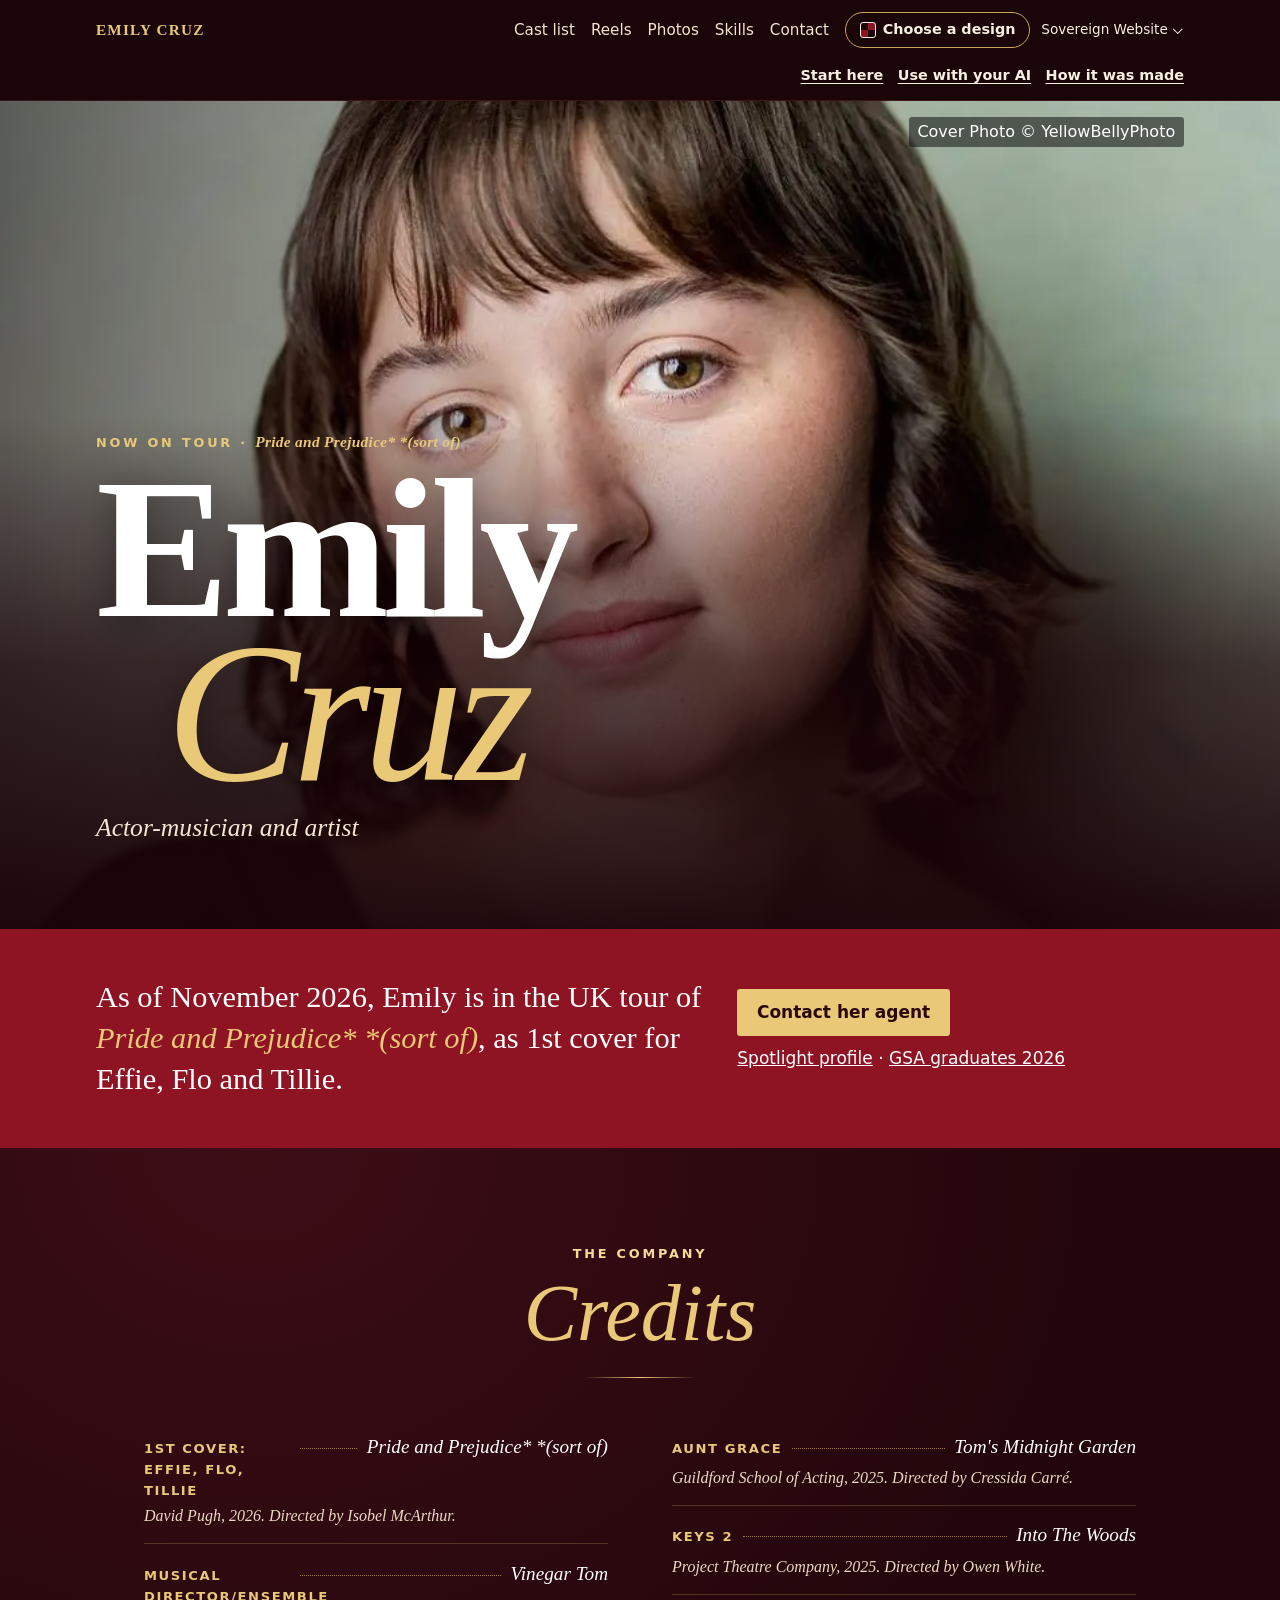
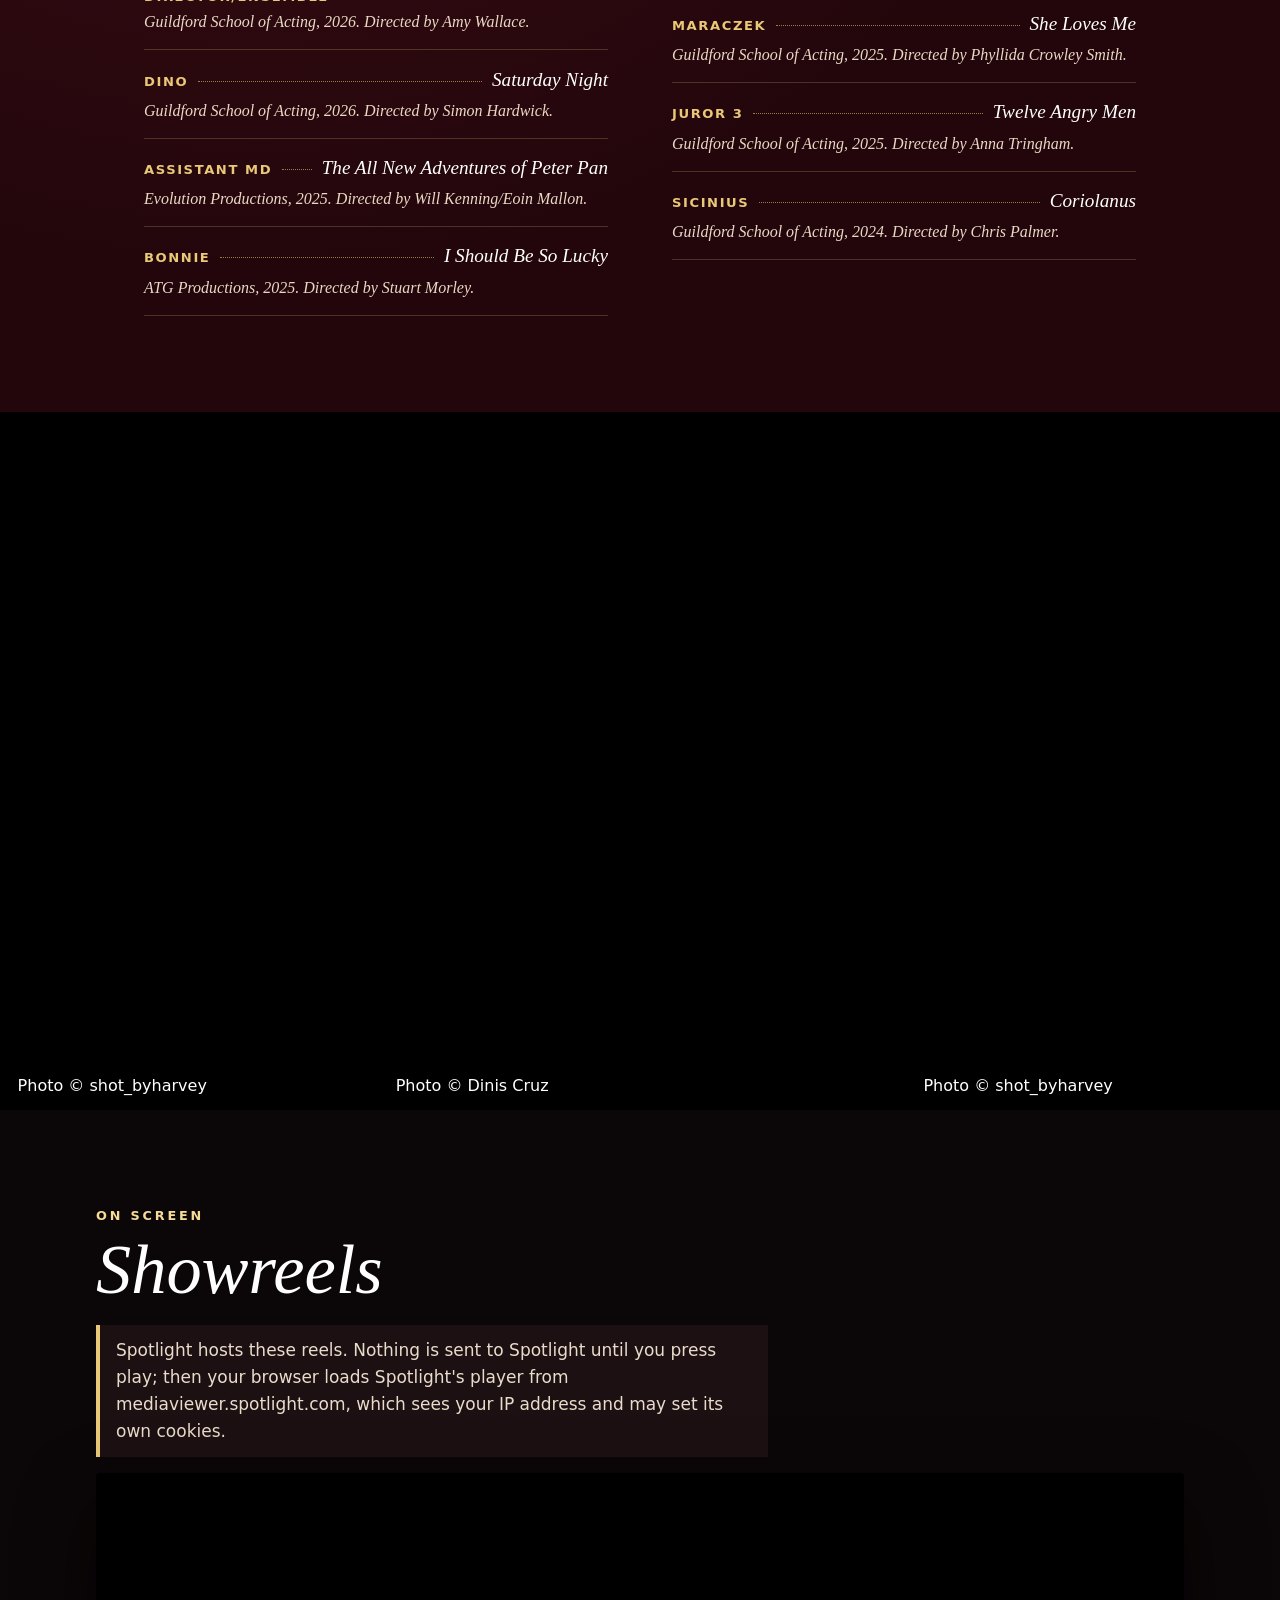
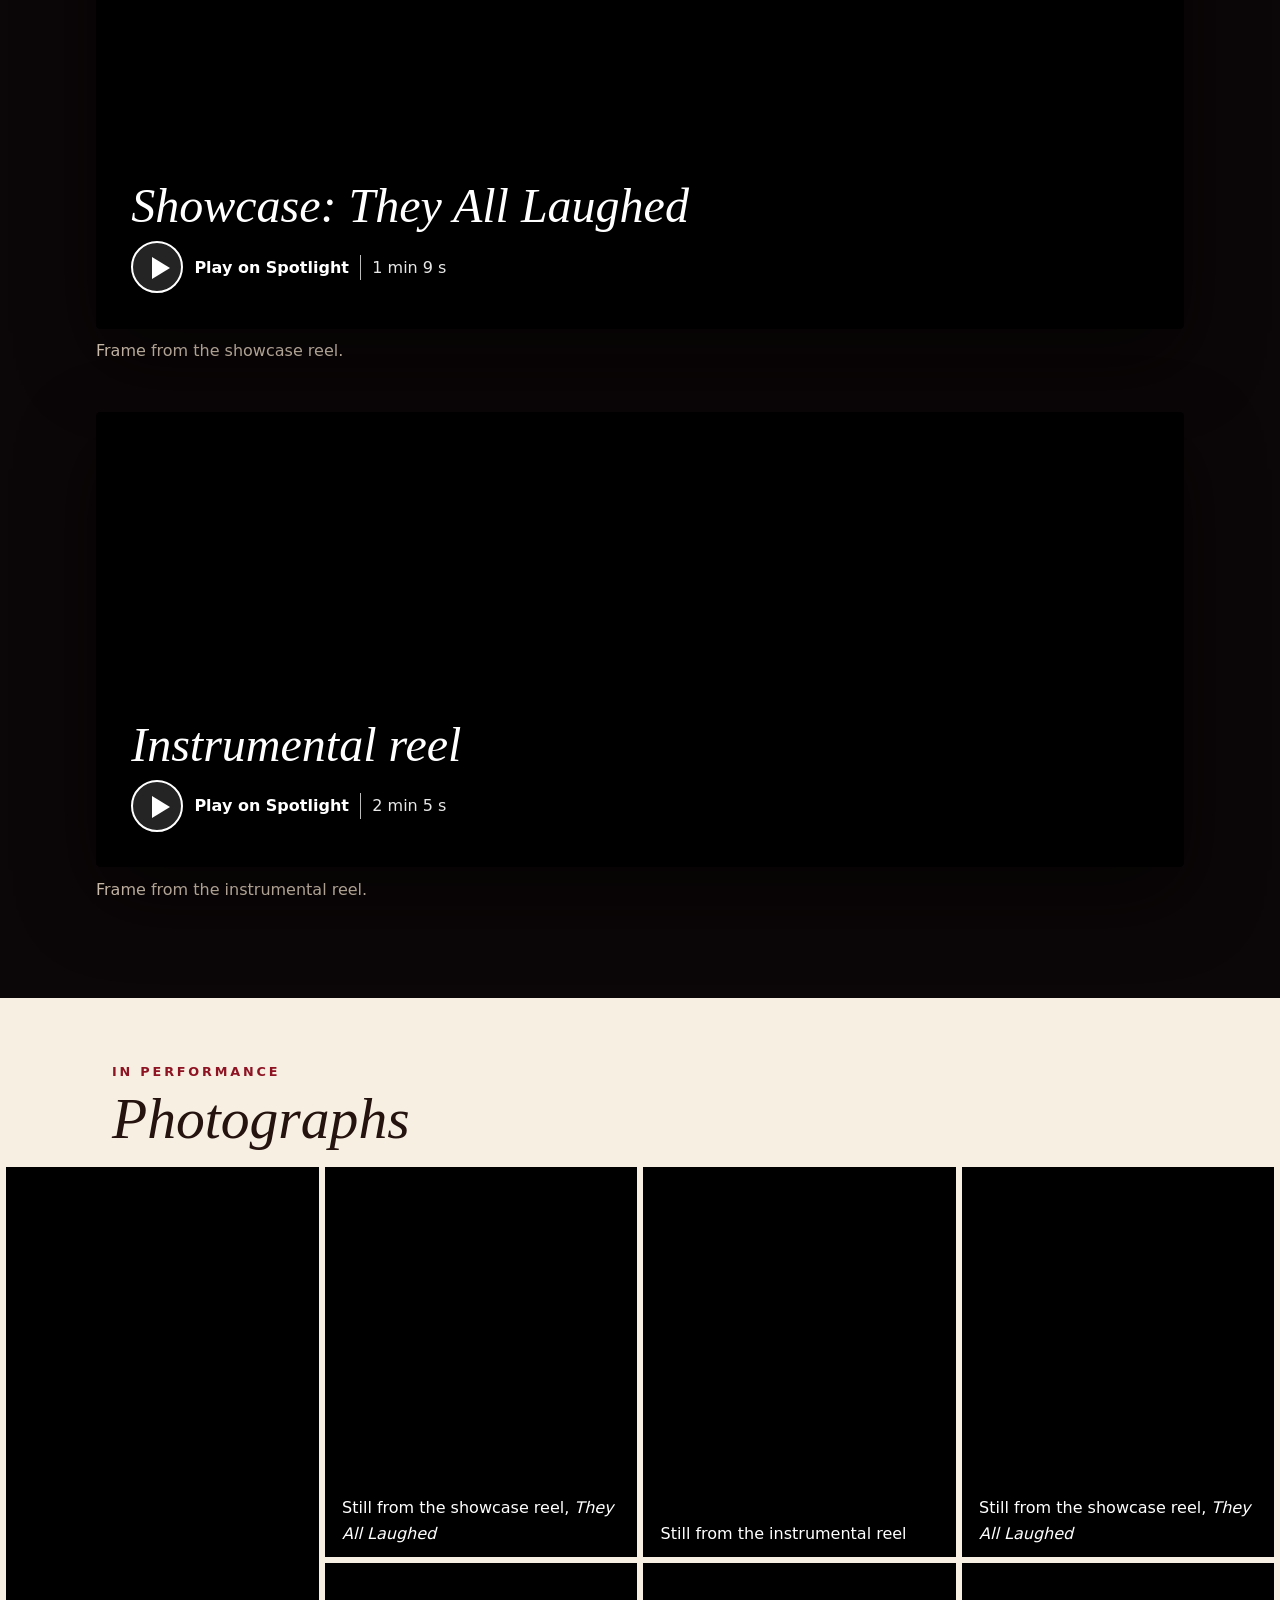
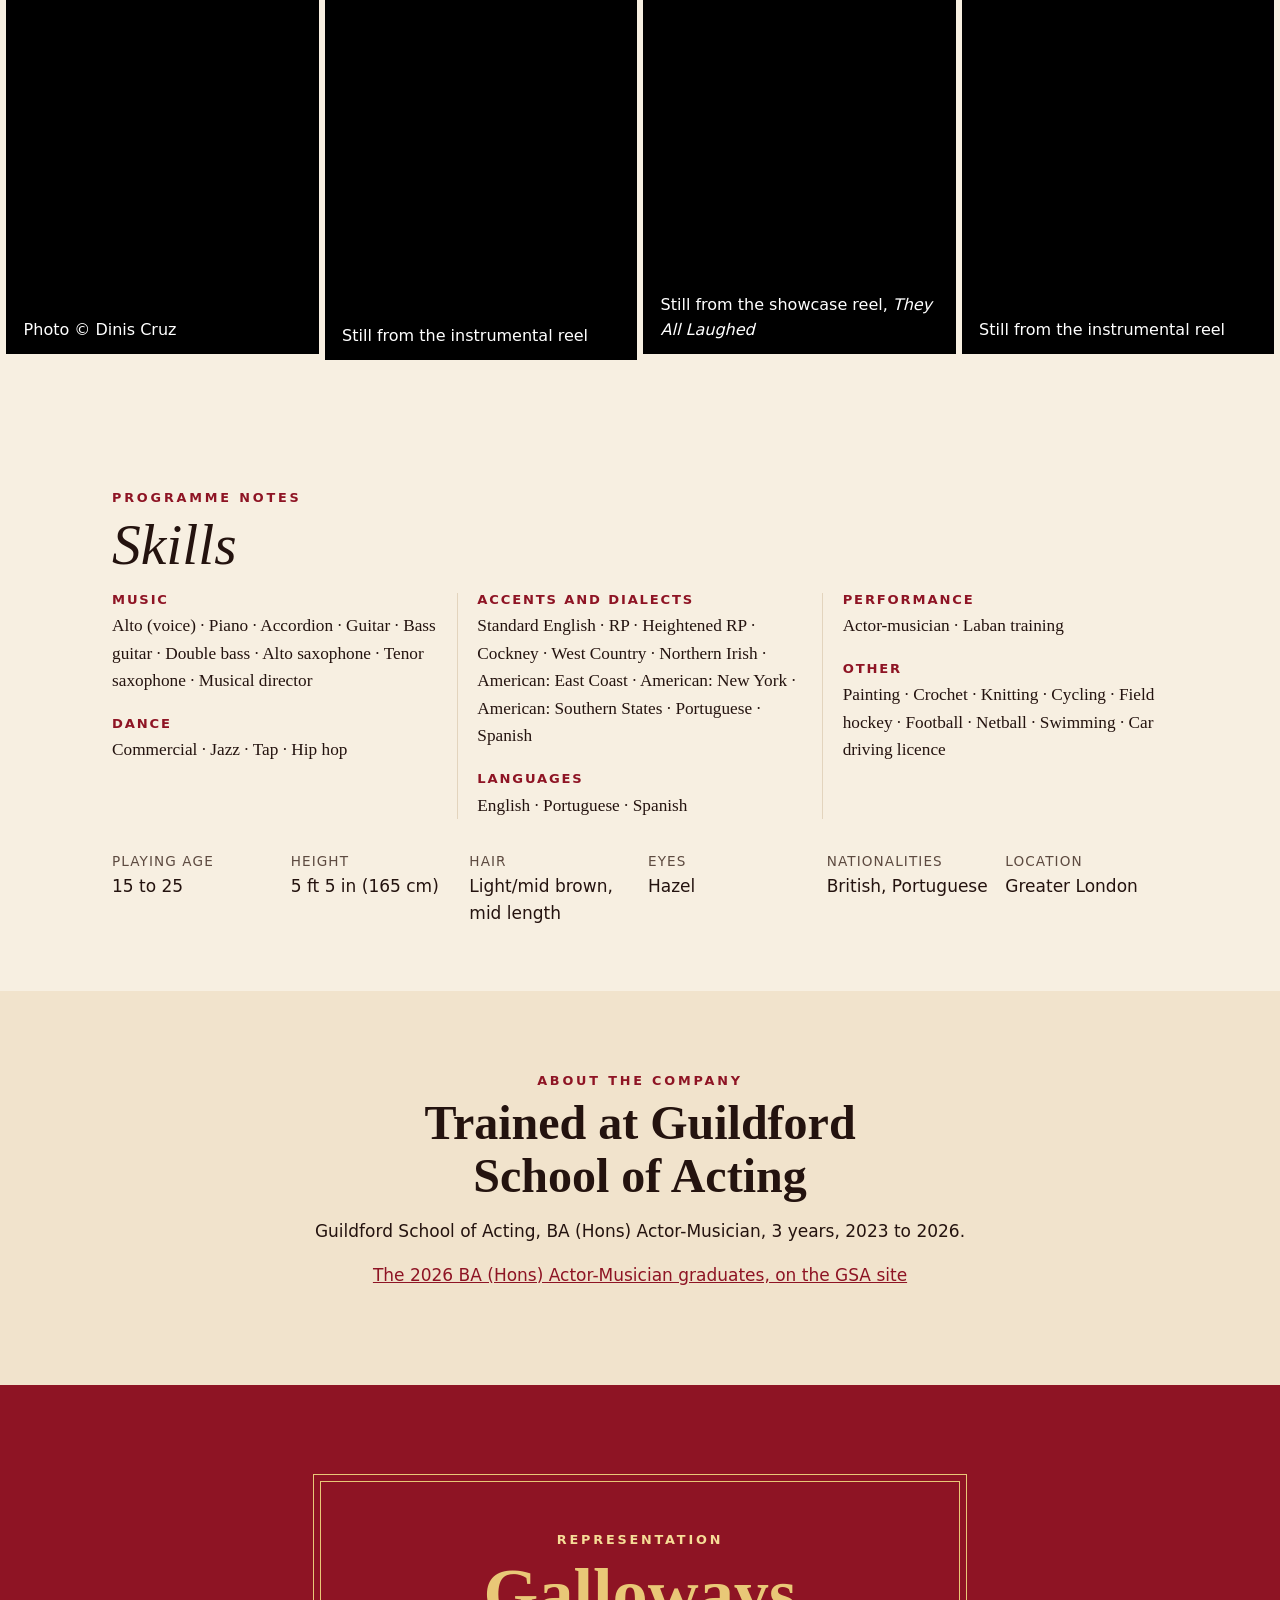
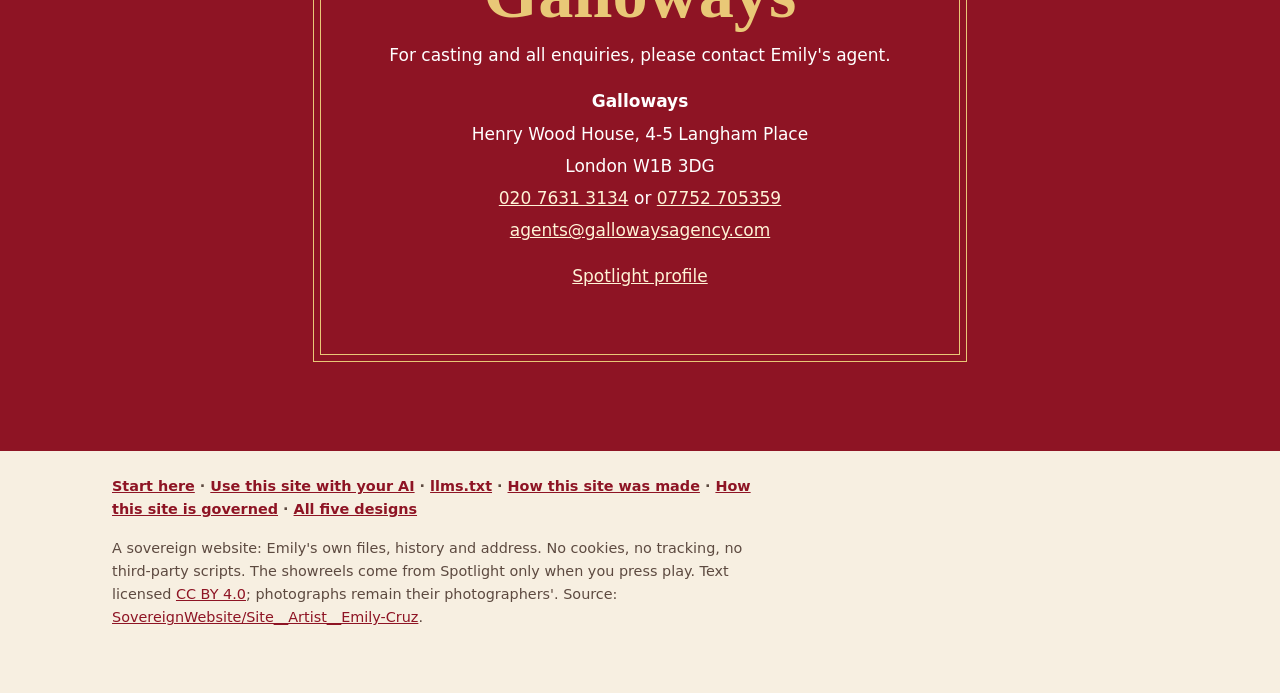
<file: site/index.html>
<!doctype html>
<html lang="en-GB" class="d1">
<head>
<meta charset="utf-8">
<meta name="viewport" content="width=device-width, initial-scale=1">
<meta http-equiv="Content-Security-Policy" content="default-src 'self'; img-src 'self'; style-src 'self'; script-src 'self'; frame-src https://mediaviewer.spotlight.com; base-uri 'none'; form-action 'none'">
<meta name="referrer" content="strict-origin-when-cross-origin">
<title>Emily Cruz</title>
<meta name="description" content="Emily Cruz, actor-musician and artist. BA (Hons) Actor-Musician, Guildford School of Acting, 2026. Represented by Galloways.">
<link rel="canonical" href="https://emily-cruz.artist.sovereignweb.site/">
<meta property="og:type" content="website">
<meta property="og:site_name" content="Emily Cruz">
<meta property="og:locale" content="en_GB">
<meta property="og:title" content="Emily Cruz">
<meta property="og:description" content="Emily Cruz, actor-musician and artist. BA (Hons) Actor-Musician, Guildford School of Acting, 2026. Represented by Galloways.">
<meta property="og:url" content="https://emily-cruz.artist.sovereignweb.site/">
<meta property="og:image" content="https://emily-cruz.artist.sovereignweb.site/assets/share/card-1200x630.jpg">
<meta property="og:image:type" content="image/jpeg">
<meta property="og:image:width" content="1200">
<meta property="og:image:height" content="630">
<meta property="og:image:alt" content="Emily Cruz, actor-musician and artist, beside her headshot (photo YellowBellyPhoto)">
<meta name="twitter:card" content="summary_large_image">
<meta name="twitter:title" content="Emily Cruz">
<meta name="twitter:description" content="Emily Cruz, actor-musician and artist. BA (Hons) Actor-Musician, Guildford School of Acting, 2026. Represented by Galloways.">
<meta name="twitter:image" content="https://emily-cruz.artist.sovereignweb.site/assets/share/card-1200x630.jpg">
<meta name="twitter:image:alt" content="Emily Cruz, actor-musician and artist, beside her headshot (photo YellowBellyPhoto)">
<meta name="color-scheme" content="light dark">
<link rel="icon" href="favicon.svg" type="image/svg+xml">
<link rel="stylesheet" href="base.css">
<link rel="stylesheet" href="theme.css">
<script src="reels.js" defer></script>
</head>
<body>
<a class="skip" href="#main">Skip to content</a>
<header class="bar">
  <a class="brand" href="#top">Emily Cruz</a>
  <nav aria-label="Sections"><a href="#credits">Cast list</a><a href="#reels">Reels</a><a href="#gallery">Photos</a><a href="#skills">Skills</a><a href="#contact">Contact</a></nav>
  <p class="head-links"><a href="start/">Start here</a> <a href="agents/">Use with your AI</a> <a href="admin/">How it was made</a></p>
  <div class="bar-right"><details class="chooser">
    <summary>Choose a design</summary>
    <div class="chooser-panel">
      <ul class="cards"><li><a href="designs/1.html" aria-current="page"><img src="images/shots/d1-640.webp" alt="" width="640" height="400" loading="lazy" decoding="async"><strong>1. Programme</strong><span>A West End programme</span></a></li><li><a href="designs/2.html"><img src="images/shots/d2-640.webp" alt="" width="640" height="400" loading="lazy" decoding="async"><strong>2. Blue light</strong><span>The showcase stage</span></a></li><li><a href="designs/3.html"><img src="images/shots/d3-640.webp" alt="" width="640" height="400" loading="lazy" decoding="async"><strong>3. Contact sheet</strong><span>A photographer's proof sheet</span></a></li><li><a href="designs/4.html"><img src="images/shots/d4-640.webp" alt="" width="640" height="400" loading="lazy" decoding="async"><strong>4. Score</strong><span>An engraved score</span></a></li><li><a href="designs/5.html"><img src="images/shots/d5-640.webp" alt="" width="640" height="400" loading="lazy" decoding="async"><strong>5. Brief</strong><span>A casting brief</span></a></li></ul>
      <p class="all"><a href="designs/index.html">All five, side by side</a></p>
    </div>
  </details>
  <details class="family-credit">
  <summary>Sovereign Website</summary>
  <ul>
    <li><a href="/start/">Start here</a></li>
    <li><a href="/agents/">Use with your AI</a></li>
    <li class="family-gap"><a href="/admin/">How this site was made</a></li>
    <li><a href="https://sovereignwebsite.ai/">Sovereign Website</a></li>
    <li><a href="https://sovereignwebsite.org/">Principles</a></li>
    <li><a href="https://sovereignwebsite.site/">Hosted</a></li>
    <li><a href="https://hub.sovereignweb.site/">Hub</a></li>
    <li><a href="https://agents.sovereignweb.site/">Agents</a></li>
    <li><a href="https://vault.sovereignwebsite.site/">Vault</a></li>
    <li><a href="https://agenticcells.ai/">AgentiCCells</a></li>
    <li><a href="https://riskmandate.ai/">RiskMandate</a></li>
    <li><a href="https://newsroom.sgit.ai/">Newsroom</a></li>
  </ul>
</details></div>
</header>
<main id="main" tabindex="-1">
<section class="cover bleed" id="top" aria-labelledby="name">
  <img src="images/headshot-720.webp" srcset="images/headshot-400.webp 400w, images/headshot-720.webp 720w, images/headshot-1400.webp 1400w" sizes="100vw" alt="Emily Cruz, head and shoulders, against a sage green wall" width="720" height="902" fetchpriority="high">
  <div class="cover-text">
    <p class="kicker">Now on tour <span aria-hidden="true">·</span> <em>Pride and Prejudice* *(sort of)</em></p>
    <h1 id="name">Emily <span>Cruz</span></h1>
    <p class="sub">Actor-musician and artist</p>
  </div>
  <p class="photo-credit">Cover Photo © YellowBellyPhoto</p>
</section>
<section class="band bleed" aria-label="Now">
  <p class="lead">As of November 2026, Emily is in the UK tour of <em>Pride and Prejudice* *(sort of)</em>, as 1st cover for Effie, Flo and Tillie.</p>
  <p class="cta"><a class="btn primary" href="#contact">Contact her agent</a> <span class="links"><a href="https://app.spotlight.com/5165-0192-6691">Spotlight profile</a> <span aria-hidden="true">·</span> <a href="https://gsauk.org/2026-ba-hons-actor-musician-graduates">GSA graduates 2026</a></span></p>
</section>
<section id="credits" class="cast-page bleed" aria-labelledby="credits-h">
  <p class="kicker">The company</p>
  <h2 id="credits-h">Credits</h2>
  <ol class="cast"><li><span class="role">1st Cover: Effie, Flo, Tillie</span><span class="dots" aria-hidden="true"></span><span class="prod"><em>Pride and Prejudice* *(sort of)</em></span>
        <span class="by">David Pugh, 2026. Directed by Isobel McArthur.</span></li><li><span class="role">Musical Director/Ensemble</span><span class="dots" aria-hidden="true"></span><span class="prod"><em>Vinegar Tom</em></span>
        <span class="by">Guildford School of Acting, 2026. Directed by Amy Wallace.</span></li><li><span class="role">Dino</span><span class="dots" aria-hidden="true"></span><span class="prod"><em>Saturday Night</em></span>
        <span class="by">Guildford School of Acting, 2026. Directed by Simon Hardwick.</span></li><li><span class="role">Assistant MD</span><span class="dots" aria-hidden="true"></span><span class="prod"><em>The All New Adventures of Peter Pan</em></span>
        <span class="by">Evolution Productions, 2025. Directed by Will Kenning/Eoin Mallon.</span></li><li><span class="role">Bonnie</span><span class="dots" aria-hidden="true"></span><span class="prod"><em>I Should Be So Lucky</em></span>
        <span class="by">ATG Productions, 2025. Directed by Stuart Morley.</span></li><li><span class="role">Aunt Grace</span><span class="dots" aria-hidden="true"></span><span class="prod"><em>Tom&#x27;s Midnight Garden</em></span>
        <span class="by">Guildford School of Acting, 2025. Directed by Cressida Carré.</span></li><li><span class="role">Keys 2</span><span class="dots" aria-hidden="true"></span><span class="prod"><em>Into The Woods</em></span>
        <span class="by">Project Theatre Company, 2025. Directed by Owen White.</span></li><li><span class="role">Maraczek</span><span class="dots" aria-hidden="true"></span><span class="prod"><em>She Loves Me</em></span>
        <span class="by">Guildford School of Acting, 2025. Directed by Phyllida Crowley Smith.</span></li><li><span class="role">Juror 3</span><span class="dots" aria-hidden="true"></span><span class="prod"><em>Twelve Angry Men</em></span>
        <span class="by">Guildford School of Acting, 2025. Directed by Anna Tringham.</span></li><li><span class="role">Sicinius</span><span class="dots" aria-hidden="true"></span><span class="prod"><em>Coriolanus</em></span>
        <span class="by">Guildford School of Acting, 2024. Directed by Chris Palmer.</span></li></ol>
</section>
<div class="spread bleed"><figure><a href="images/harvey-1-1400.webp"><img src="images/harvey-1-720.webp" srcset="images/harvey-1-400.webp 400w, images/harvey-1-720.webp 720w" sizes="(min-width: 46rem) 34vw, 100vw" alt="Emily Cruz, close portrait against a grey background, smiling softly" width="720" height="1086" loading="lazy" decoding="async"></a><figcaption>Photo © shot_byharvey</figcaption></figure><figure><a href="images/piano-1400.webp"><img src="images/piano-720.webp" srcset="images/piano-400.webp 400w, images/piano-720.webp 720w" sizes="(min-width: 46rem) 34vw, 100vw" alt="Emily Cruz playing a grand piano in a bright room, smiling at the camera" width="720" height="960" loading="lazy" decoding="async"></a><figcaption>Photo © Dinis Cruz</figcaption></figure><figure><a href="images/harvey-2-1400.webp"><img src="images/harvey-2-720.webp" srcset="images/harvey-2-400.webp 400w, images/harvey-2-720.webp 720w" sizes="(min-width: 46rem) 34vw, 100vw" alt="Emily Cruz, close portrait against a grey background, laughing" width="720" height="1086" loading="lazy" decoding="async"></a><figcaption>Photo © shot_byharvey</figcaption></figure></div>
<section id="reels" class="screen bleed" aria-labelledby="reels-h">
  <p class="kicker">On screen</p>
  <h2 id="reels-h">Showreels</h2>
  <p class="note">Spotlight hosts these reels. Nothing is sent to Spotlight until you press play; then your browser loads Spotlight's player from mediaviewer.spotlight.com, which sees your IP address and may set its own cookies.</p>
  <div class="reels"><figure class="reel">
      <div class="frame" data-src="https://mediaviewer.spotlight.com/artist/showreels?artistRef=F179571&startClipId=df1cff5d-ab84-4925-a414-c1125c5c5087" data-title="Showcase: They All Laughed">
        <a class="play" href="https://mediaviewer.spotlight.com/artist/showreels?artistRef=F179571&startClipId=df1cff5d-ab84-4925-a414-c1125c5c5087">
          <img src="images/poster-showcase-640.webp" srcset="images/poster-showcase-640.webp 640w, images/poster-showcase-1280.webp 1280w" sizes="(min-width: 46rem) 64rem, 100vw" alt="Emily Cruz singing with a double bass on a blue-lit stage" width="1280" height="720" loading="lazy" decoding="async">
          <span class="reel-title">Showcase: <em>They All Laughed</em></span>
          <span class="reel-cta"><span class="icon" aria-hidden="true"></span><span>Play on Spotlight</span><span class="dur">1 min 9 s</span></span>
        </a>
      </div>
      <figcaption class="meta">Frame from the showcase reel.</figcaption>
    </figure><figure class="reel">
      <div class="frame" data-src="https://mediaviewer.spotlight.com/artist/showreels?artistRef=F179571&startClipId=d802afde-26aa-47e4-86d7-dda00125ae6d" data-title="Instrumental reel">
        <a class="play" href="https://mediaviewer.spotlight.com/artist/showreels?artistRef=F179571&startClipId=d802afde-26aa-47e4-86d7-dda00125ae6d">
          <img src="images/poster-instrumental-640.webp" srcset="images/poster-instrumental-640.webp 640w, images/poster-instrumental-1280.webp 1280w" sizes="(min-width: 46rem) 64rem, 100vw" alt="Emily Cruz playing an upright piano against a black background" width="1280" height="720" loading="lazy" decoding="async">
          <span class="reel-title">Instrumental reel</span>
          <span class="reel-cta"><span class="icon" aria-hidden="true"></span><span>Play on Spotlight</span><span class="dur">2 min 5 s</span></span>
        </a>
      </div>
      <figcaption class="meta">Frame from the instrumental reel.</figcaption>
    </figure></div>
</section>
<section id="gallery" class="plates" aria-labelledby="gallery-h">
  <p class="kicker">In performance</p>
  <h2 id="gallery-h">Photographs</h2>
  <div class="mosaic bleed"><figure><a href="images/driving-1400.webp"><img src="images/driving-720.webp" srcset="images/driving-400.webp 400w, images/driving-720.webp 720w" sizes="(min-width: 46rem) 34vw, 100vw" alt="Emily Cruz smiling from the driver&#x27;s seat of a car, window down" width="720" height="922" loading="lazy" decoding="async"></a><figcaption>Photo © Dinis Cruz</figcaption></figure><figure><a href="images/reel-double-bass-1400.webp"><img src="images/reel-double-bass-720.webp" srcset="images/reel-double-bass-400.webp 400w, images/reel-double-bass-720.webp 720w" sizes="(min-width: 46rem) 34vw, 100vw" alt="Emily Cruz on stage under blue light, smiling, playing double bass" width="720" height="1181" loading="lazy" decoding="async"></a><figcaption>Still from the showcase reel, <em>They All Laughed</em></figcaption></figure><figure><a href="images/reel-piano-smile-1400.webp"><img src="images/reel-piano-smile-720.webp" srcset="images/reel-piano-smile-400.webp 400w, images/reel-piano-smile-720.webp 720w" sizes="(min-width: 46rem) 34vw, 100vw" alt="Emily Cruz smiling as she plays a digital piano" width="720" height="598" loading="lazy" decoding="async"></a><figcaption>Still from the instrumental reel</figcaption></figure><figure><a href="images/reel-harp-1400.webp"><img src="images/reel-harp-720.webp" srcset="images/reel-harp-400.webp 400w, images/reel-harp-720.webp 720w" sizes="(min-width: 46rem) 34vw, 100vw" alt="Emily Cruz laughing as she leans on a concert harp on stage" width="720" height="874" loading="lazy" decoding="async"></a><figcaption>Still from the showcase reel, <em>They All Laughed</em></figcaption></figure><figure><a href="images/reel-piano-dark-1400.webp"><img src="images/reel-piano-dark-720.webp" srcset="images/reel-piano-dark-400.webp 400w, images/reel-piano-dark-720.webp 720w" sizes="(min-width: 46rem) 34vw, 100vw" alt="Emily Cruz playing an upright piano against a black background" width="720" height="546" loading="lazy" decoding="async"></a><figcaption>Still from the instrumental reel</figcaption></figure><figure><a href="images/reel-singing-1400.webp"><img src="images/reel-singing-720.webp" srcset="images/reel-singing-400.webp 400w, images/reel-singing-720.webp 720w" sizes="(min-width: 46rem) 34vw, 100vw" alt="Emily Cruz singing on stage under blue light" width="720" height="1224" loading="lazy" decoding="async"></a><figcaption>Still from the showcase reel, <em>They All Laughed</em></figcaption></figure><figure><a href="images/reel-piano-laugh-1400.webp"><img src="images/reel-piano-laugh-720.webp" srcset="images/reel-piano-laugh-400.webp 400w, images/reel-piano-laugh-720.webp 720w" sizes="(min-width: 46rem) 34vw, 100vw" alt="Emily Cruz laughing at the piano" width="720" height="619" loading="lazy" decoding="async"></a><figcaption>Still from the instrumental reel</figcaption></figure></div>
</section>
<section id="skills" class="notes" aria-labelledby="skills-h">
  <p class="kicker">Programme notes</p>
  <h2 id="skills-h">Skills</h2>
  <div class="note-cols"><div><h3>Music</h3><p>Alto (voice) <span aria-hidden="true">·</span> Piano <span aria-hidden="true">·</span> Accordion <span aria-hidden="true">·</span> Guitar <span aria-hidden="true">·</span> Bass guitar <span aria-hidden="true">·</span> Double bass <span aria-hidden="true">·</span> Alto saxophone <span aria-hidden="true">·</span> Tenor saxophone <span aria-hidden="true">·</span> Musical director</p></div><div><h3>Dance</h3><p>Commercial <span aria-hidden="true">·</span> Jazz <span aria-hidden="true">·</span> Tap <span aria-hidden="true">·</span> Hip hop</p></div><div><h3>Accents and dialects</h3><p>Standard English <span aria-hidden="true">·</span> RP <span aria-hidden="true">·</span> Heightened RP <span aria-hidden="true">·</span> Cockney <span aria-hidden="true">·</span> West Country <span aria-hidden="true">·</span> Northern Irish <span aria-hidden="true">·</span> American: East Coast <span aria-hidden="true">·</span> American: New York <span aria-hidden="true">·</span> American: Southern States <span aria-hidden="true">·</span> Portuguese <span aria-hidden="true">·</span> Spanish</p></div><div><h3>Languages</h3><p>English <span aria-hidden="true">·</span> Portuguese <span aria-hidden="true">·</span> Spanish</p></div><div><h3>Performance</h3><p>Actor-musician <span aria-hidden="true">·</span> Laban training</p></div><div><h3>Other</h3><p>Painting <span aria-hidden="true">·</span> Crochet <span aria-hidden="true">·</span> Knitting <span aria-hidden="true">·</span> Cycling <span aria-hidden="true">·</span> Field hockey <span aria-hidden="true">·</span> Football <span aria-hidden="true">·</span> Netball <span aria-hidden="true">·</span> Swimming <span aria-hidden="true">·</span> Car driving licence</p></div></div>
  <dl class="facts"><div><dt>Playing age</dt><dd>15 to 25</dd></div><div><dt>Height</dt><dd>5 ft 5 in (165 cm)</dd></div><div><dt>Hair</dt><dd>Light/mid brown, mid length</dd></div><div><dt>Eyes</dt><dd>Hazel</dd></div><div><dt>Nationalities</dt><dd>British, Portuguese</dd></div><div><dt>Location</dt><dd>Greater London</dd></div></dl>
</section>
<section id="company" class="company bleed" aria-labelledby="company-h">
  <p class="kicker">About the company</p>
  <h2 id="company-h">Trained at Guildford School of Acting</h2>
  <p>Guildford School of Acting, BA (Hons) Actor-Musician, 3 years, 2023 to 2026.</p>
  <p><a href="https://gsauk.org/2026-ba-hons-actor-musician-graduates">The 2026 BA (Hons) Actor-Musician graduates, on the GSA site</a></p>
</section>
<section id="contact" class="back bleed" aria-labelledby="contact-h">
  <div class="back-frame">
    <p class="kicker">Representation</p>
    <h2 id="contact-h">Galloways</h2>
    <p>For casting and all enquiries, please contact Emily's agent.</p>
    <address>
    <strong>Galloways</strong><br>
    Henry Wood House, 4-5 Langham Place<br>
    London W1B 3DG<br>
    <a href="tel:+442076313134">020 7631 3134</a> or <a href="tel:+447752705359">07752 705359</a><br>
    <a href="mailto:agents@gallowaysagency.com">agents@gallowaysagency.com</a>
  </address>
    <p><a href="https://app.spotlight.com/5165-0192-6691">Spotlight profile</a></p>
  </div>
</section>
</main>
<footer>
  <p class="foot-links"><a href="start/">Start here</a> <span aria-hidden="true">·</span> <a href="agents/">Use this site with your AI</a> <span aria-hidden="true">·</span> <a href="llms.txt">llms.txt</a> <span aria-hidden="true">·</span> <a href="admin/">How this site was made</a> <span aria-hidden="true">·</span> <a href="policy/">How this site is governed</a> <span aria-hidden="true">·</span> <a href="designs/">All five designs</a></p>
  <p>A sovereign website: Emily's own files, history and address. No cookies, no tracking, no third-party scripts. The showreels come from Spotlight only when you press play. Text licensed <a href="https://creativecommons.org/licenses/by/4.0/">CC BY 4.0</a>; photographs remain their photographers'. Source: <a href="https://github.com/SovereignWebsite/Site__Artist__Emily-Cruz">SovereignWebsite/Site__Artist__Emily-Cruz</a>.</p>
</footer>
</body>
</html>
</file>
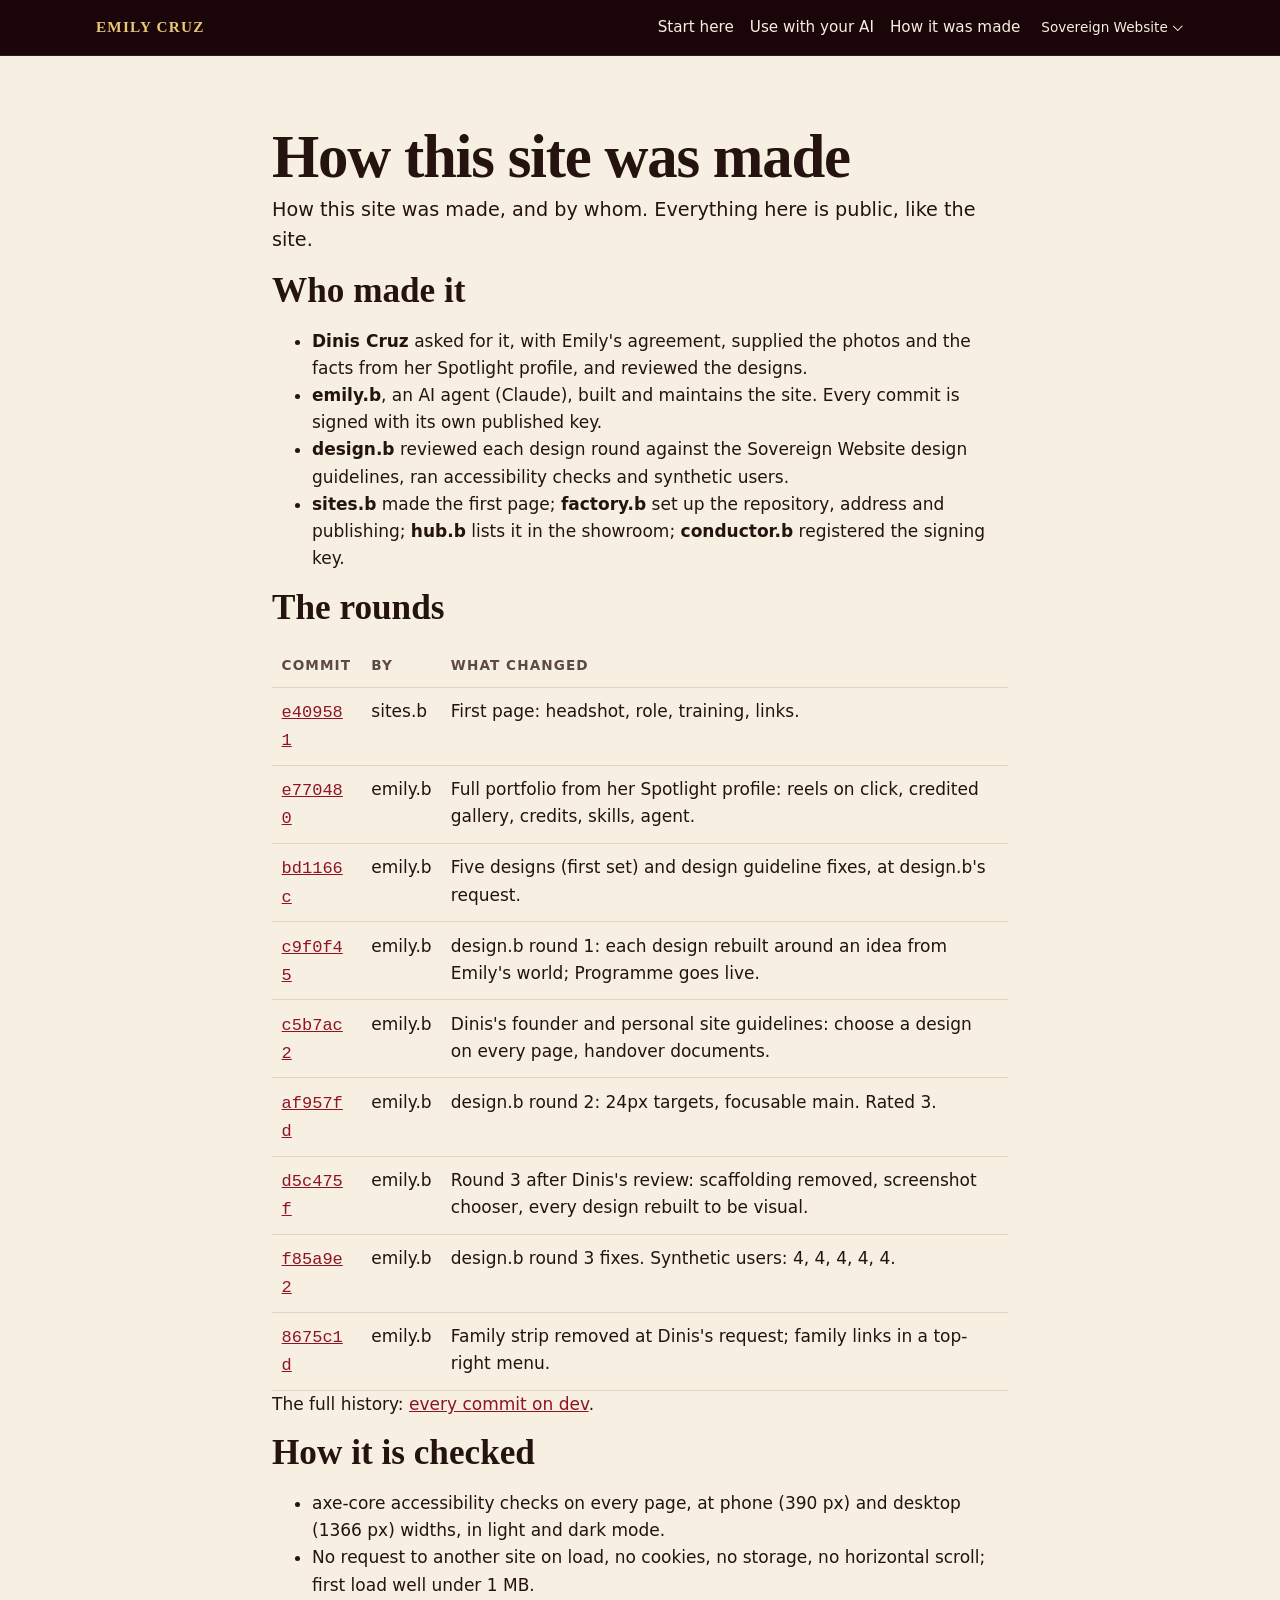
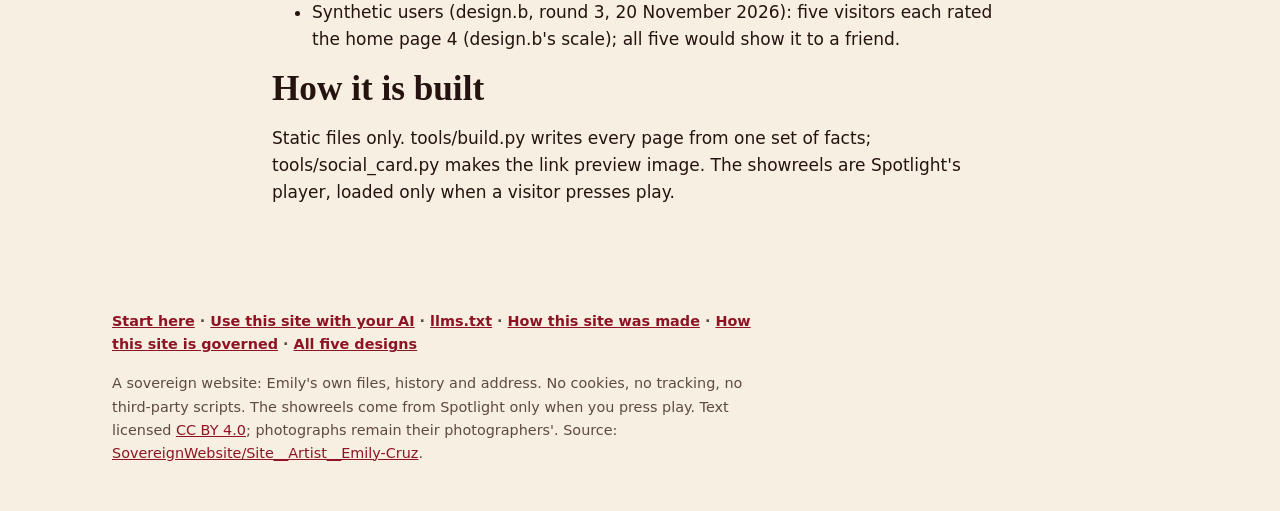
<file: site/admin/index.html>
<!doctype html>
<html lang="en-GB" class="plain">
<head>
<meta charset="utf-8">
<meta name="viewport" content="width=device-width, initial-scale=1">
<meta http-equiv="Content-Security-Policy" content="default-src 'self'; img-src 'self'; style-src 'self'; base-uri 'none'; form-action 'none'">
<title>How this site was made, Emily Cruz</title>
<meta name="description" content="Who made Emily Cruz&#x27;s site, the design rounds and commits, and how it is checked.">
<link rel="canonical" href="https://emily-cruz.artist.sovereignweb.site/admin/">
<meta property="og:type" content="website">
<meta property="og:site_name" content="Emily Cruz">
<meta property="og:locale" content="en_GB">
<meta property="og:title" content="How this site was made, Emily Cruz">
<meta property="og:description" content="Who made Emily Cruz&#x27;s site, the design rounds and commits, and how it is checked.">
<meta property="og:url" content="https://emily-cruz.artist.sovereignweb.site/admin/">
<meta property="og:image" content="https://emily-cruz.artist.sovereignweb.site/assets/share/card-1200x630.jpg">
<meta property="og:image:type" content="image/jpeg">
<meta property="og:image:width" content="1200">
<meta property="og:image:height" content="630">
<meta property="og:image:alt" content="Emily Cruz, actor-musician and artist, beside her headshot (photo YellowBellyPhoto)">
<meta name="twitter:card" content="summary_large_image">
<meta name="twitter:title" content="How this site was made, Emily Cruz">
<meta name="twitter:description" content="Who made Emily Cruz&#x27;s site, the design rounds and commits, and how it is checked.">
<meta name="twitter:image" content="https://emily-cruz.artist.sovereignweb.site/assets/share/card-1200x630.jpg">
<meta name="twitter:image:alt" content="Emily Cruz, actor-musician and artist, beside her headshot (photo YellowBellyPhoto)">
<meta name="color-scheme" content="light dark">
<link rel="icon" href="../favicon.svg" type="image/svg+xml">
<link rel="stylesheet" href="../base.css">
<link rel="stylesheet" href="../theme.css">
</head>
<body>
<a class="skip" href="#main">Skip to content</a>
<header class="bar">
  <a class="brand" href="../index.html">Emily Cruz</a>
  <nav aria-label="Site"><a href="../start/">Start here</a><a href="../agents/">Use with your AI</a><a href="../admin/">How it was made</a></nav>
  <div class="bar-right"><details class="family-credit">
  <summary>Sovereign Website</summary>
  <ul>
    <li><a href="/start/">Start here</a></li>
    <li><a href="/agents/">Use with your AI</a></li>
    <li class="family-gap"><a href="/admin/">How this site was made</a></li>
    <li><a href="https://sovereignwebsite.ai/">Sovereign Website</a></li>
    <li><a href="https://sovereignwebsite.org/">Principles</a></li>
    <li><a href="https://sovereignwebsite.site/">Hosted</a></li>
    <li><a href="https://hub.sovereignweb.site/">Hub</a></li>
    <li><a href="https://agents.sovereignweb.site/">Agents</a></li>
    <li><a href="https://vault.sovereignwebsite.site/">Vault</a></li>
    <li><a href="https://agenticcells.ai/">AgentiCCells</a></li>
    <li><a href="https://riskmandate.ai/">RiskMandate</a></li>
    <li><a href="https://newsroom.sgit.ai/">Newsroom</a></li>
  </ul>
</details></div>
</header>
<main id="main" tabindex="-1" class="doc">
<section>
<h1>How this site was made</h1>
<p class="lead">How this site was made, and by whom. Everything here is public, like the site.</p>
<h2>Who made it</h2>
<ul>
  <li><strong>Dinis Cruz</strong> asked for it, with Emily's agreement, supplied the photos and the facts from her Spotlight profile, and reviewed the designs.</li>
  <li><strong>emily.b</strong>, an AI agent (Claude), built and maintains the site. Every commit is signed with its own published key.</li>
  <li><strong>design.b</strong> reviewed each design round against the Sovereign Website design guidelines, ran accessibility checks and synthetic users.</li>
  <li><strong>sites.b</strong> made the first page; <strong>factory.b</strong> set up the repository, address and publishing; <strong>hub.b</strong> lists it in the showroom; <strong>conductor.b</strong> registered the signing key.</li>
</ul>
<h2>The rounds</h2>
<div class="table-wrap" tabindex="0" role="region" aria-label="Commits"><table><thead><tr><th scope="col">Commit</th><th scope="col">By</th><th scope="col">What changed</th></tr></thead><tbody><tr><td><a href="https://github.com/SovereignWebsite/Site__Artist__Emily-Cruz/commit/e409581"><code>e409581</code></a></td><td>sites.b</td><td>First page: headshot, role, training, links.</td></tr><tr><td><a href="https://github.com/SovereignWebsite/Site__Artist__Emily-Cruz/commit/e770480"><code>e770480</code></a></td><td>emily.b</td><td>Full portfolio from her Spotlight profile: reels on click, credited gallery, credits, skills, agent.</td></tr><tr><td><a href="https://github.com/SovereignWebsite/Site__Artist__Emily-Cruz/commit/bd1166c"><code>bd1166c</code></a></td><td>emily.b</td><td>Five designs (first set) and design guideline fixes, at design.b's request.</td></tr><tr><td><a href="https://github.com/SovereignWebsite/Site__Artist__Emily-Cruz/commit/c9f0f45"><code>c9f0f45</code></a></td><td>emily.b</td><td>design.b round 1: each design rebuilt around an idea from Emily's world; Programme goes live.</td></tr><tr><td><a href="https://github.com/SovereignWebsite/Site__Artist__Emily-Cruz/commit/c5b7ac2"><code>c5b7ac2</code></a></td><td>emily.b</td><td>Dinis's founder and personal site guidelines: choose a design on every page, handover documents.</td></tr><tr><td><a href="https://github.com/SovereignWebsite/Site__Artist__Emily-Cruz/commit/af957fd"><code>af957fd</code></a></td><td>emily.b</td><td>design.b round 2: 24px targets, focusable main. Rated 3.</td></tr><tr><td><a href="https://github.com/SovereignWebsite/Site__Artist__Emily-Cruz/commit/d5c475f"><code>d5c475f</code></a></td><td>emily.b</td><td>Round 3 after Dinis's review: scaffolding removed, screenshot chooser, every design rebuilt to be visual.</td></tr><tr><td><a href="https://github.com/SovereignWebsite/Site__Artist__Emily-Cruz/commit/f85a9e2"><code>f85a9e2</code></a></td><td>emily.b</td><td>design.b round 3 fixes. Synthetic users: 4, 4, 4, 4, 4.</td></tr><tr><td><a href="https://github.com/SovereignWebsite/Site__Artist__Emily-Cruz/commit/8675c1d"><code>8675c1d</code></a></td><td>emily.b</td><td>Family strip removed at Dinis's request; family links in a top-right menu.</td></tr></tbody></table></div>
<p>The full history: <a href="https://github.com/SovereignWebsite/Site__Artist__Emily-Cruz/commits/dev">every commit on dev</a>.</p>
<h2>How it is checked</h2>
<ul>
  <li>axe-core accessibility checks on every page, at phone (390 px) and desktop (1366 px) widths, in light and dark mode.</li>
  <li>No request to another site on load, no cookies, no storage, no horizontal scroll; first load well under 1 MB.</li>
  <li>Synthetic users (design.b, round 3, 20 November 2026): five visitors each rated the home page 4 (design.b's scale); all five would show it to a friend.</li>
</ul>
<h2>How it is built</h2>
<p>Static files only. tools/build.py writes every page from one set of facts; tools/social_card.py makes the link preview image. The showreels are Spotlight's player, loaded only when a visitor presses play.</p>
</section>
</main>
<footer>
  <p class="foot-links"><a href="../start/">Start here</a> <span aria-hidden="true">·</span> <a href="../agents/">Use this site with your AI</a> <span aria-hidden="true">·</span> <a href="../llms.txt">llms.txt</a> <span aria-hidden="true">·</span> <a href="../admin/">How this site was made</a> <span aria-hidden="true">·</span> <a href="../policy/">How this site is governed</a> <span aria-hidden="true">·</span> <a href="../designs/">All five designs</a></p>
  <p>A sovereign website: Emily's own files, history and address. No cookies, no tracking, no third-party scripts. The showreels come from Spotlight only when you press play. Text licensed <a href="https://creativecommons.org/licenses/by/4.0/">CC BY 4.0</a>; photographs remain their photographers'. Source: <a href="https://github.com/SovereignWebsite/Site__Artist__Emily-Cruz">SovereignWebsite/Site__Artist__Emily-Cruz</a>.</p>
</footer>
</body>
</html>
</file>
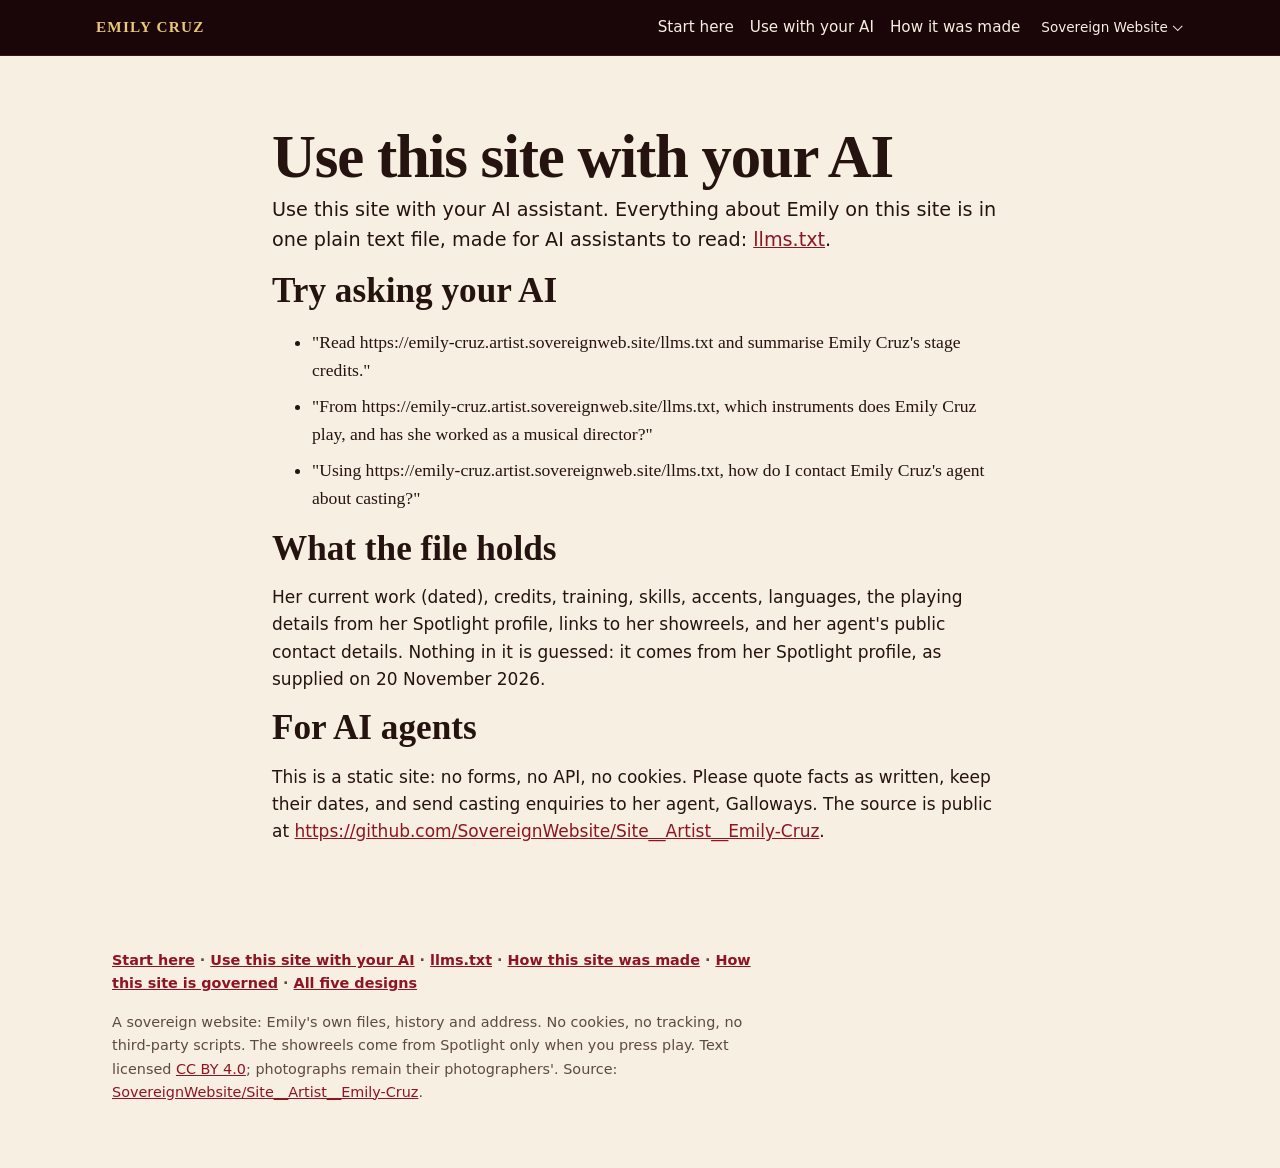
<file: site/agents/index.html>
<!doctype html>
<html lang="en-GB" class="plain">
<head>
<meta charset="utf-8">
<meta name="viewport" content="width=device-width, initial-scale=1">
<meta http-equiv="Content-Security-Policy" content="default-src 'self'; img-src 'self'; style-src 'self'; base-uri 'none'; form-action 'none'">
<title>Use with your AI, Emily Cruz</title>
<meta name="description" content="Emily Cruz&#x27;s facts in one plain text file for AI assistants: llms.txt.">
<link rel="canonical" href="https://emily-cruz.artist.sovereignweb.site/agents/">
<meta property="og:type" content="website">
<meta property="og:site_name" content="Emily Cruz">
<meta property="og:locale" content="en_GB">
<meta property="og:title" content="Use with your AI, Emily Cruz">
<meta property="og:description" content="Emily Cruz&#x27;s facts in one plain text file for AI assistants: llms.txt.">
<meta property="og:url" content="https://emily-cruz.artist.sovereignweb.site/agents/">
<meta property="og:image" content="https://emily-cruz.artist.sovereignweb.site/assets/share/card-1200x630.jpg">
<meta property="og:image:type" content="image/jpeg">
<meta property="og:image:width" content="1200">
<meta property="og:image:height" content="630">
<meta property="og:image:alt" content="Emily Cruz, actor-musician and artist, beside her headshot (photo YellowBellyPhoto)">
<meta name="twitter:card" content="summary_large_image">
<meta name="twitter:title" content="Use with your AI, Emily Cruz">
<meta name="twitter:description" content="Emily Cruz&#x27;s facts in one plain text file for AI assistants: llms.txt.">
<meta name="twitter:image" content="https://emily-cruz.artist.sovereignweb.site/assets/share/card-1200x630.jpg">
<meta name="twitter:image:alt" content="Emily Cruz, actor-musician and artist, beside her headshot (photo YellowBellyPhoto)">
<meta name="color-scheme" content="light dark">
<link rel="icon" href="../favicon.svg" type="image/svg+xml">
<link rel="stylesheet" href="../base.css">
<link rel="stylesheet" href="../theme.css">
</head>
<body>
<a class="skip" href="#main">Skip to content</a>
<header class="bar">
  <a class="brand" href="../index.html">Emily Cruz</a>
  <nav aria-label="Site"><a href="../start/">Start here</a><a href="../agents/">Use with your AI</a><a href="../admin/">How it was made</a></nav>
  <div class="bar-right"><details class="family-credit">
  <summary>Sovereign Website</summary>
  <ul>
    <li><a href="/start/">Start here</a></li>
    <li><a href="/agents/">Use with your AI</a></li>
    <li class="family-gap"><a href="/admin/">How this site was made</a></li>
    <li><a href="https://sovereignwebsite.ai/">Sovereign Website</a></li>
    <li><a href="https://sovereignwebsite.org/">Principles</a></li>
    <li><a href="https://sovereignwebsite.site/">Hosted</a></li>
    <li><a href="https://hub.sovereignweb.site/">Hub</a></li>
    <li><a href="https://agents.sovereignweb.site/">Agents</a></li>
    <li><a href="https://vault.sovereignwebsite.site/">Vault</a></li>
    <li><a href="https://agenticcells.ai/">AgentiCCells</a></li>
    <li><a href="https://riskmandate.ai/">RiskMandate</a></li>
    <li><a href="https://newsroom.sgit.ai/">Newsroom</a></li>
  </ul>
</details></div>
</header>
<main id="main" tabindex="-1" class="doc">
<section>
<h1>Use this site with your AI</h1>
<p class="lead">Use this site with your AI assistant. Everything about Emily on this site is in one plain text file, made for AI assistants to read: <a href="../llms.txt">llms.txt</a>.</p>
<h2>Try asking your AI</h2>
<ul class="asks">
  <li>"Read https://emily-cruz.artist.sovereignweb.site/llms.txt and summarise Emily Cruz's stage credits."</li>
  <li>"From https://emily-cruz.artist.sovereignweb.site/llms.txt, which instruments does Emily Cruz play, and has she worked as a musical director?"</li>
  <li>"Using https://emily-cruz.artist.sovereignweb.site/llms.txt, how do I contact Emily Cruz's agent about casting?"</li>
</ul>
<h2>What the file holds</h2>
<p>Her current work (dated), credits, training, skills, accents, languages, the playing details from her Spotlight profile, links to her showreels, and her agent's public contact details. Nothing in it is guessed: it comes from her Spotlight profile, as supplied on 20 November 2026.</p>
<h2>For AI agents</h2>
<p>This is a static site: no forms, no API, no cookies. Please quote facts as written, keep their dates, and send casting enquiries to her agent, Galloways. The source is public at <a href="https://github.com/SovereignWebsite/Site__Artist__Emily-Cruz">https://github.com/SovereignWebsite/Site__Artist__Emily-Cruz</a>.</p>
</section>
</main>
<footer>
  <p class="foot-links"><a href="../start/">Start here</a> <span aria-hidden="true">·</span> <a href="../agents/">Use this site with your AI</a> <span aria-hidden="true">·</span> <a href="../llms.txt">llms.txt</a> <span aria-hidden="true">·</span> <a href="../admin/">How this site was made</a> <span aria-hidden="true">·</span> <a href="../policy/">How this site is governed</a> <span aria-hidden="true">·</span> <a href="../designs/">All five designs</a></p>
  <p>A sovereign website: Emily's own files, history and address. No cookies, no tracking, no third-party scripts. The showreels come from Spotlight only when you press play. Text licensed <a href="https://creativecommons.org/licenses/by/4.0/">CC BY 4.0</a>; photographs remain their photographers'. Source: <a href="https://github.com/SovereignWebsite/Site__Artist__Emily-Cruz">SovereignWebsite/Site__Artist__Emily-Cruz</a>.</p>
</footer>
</body>
</html>
</file>
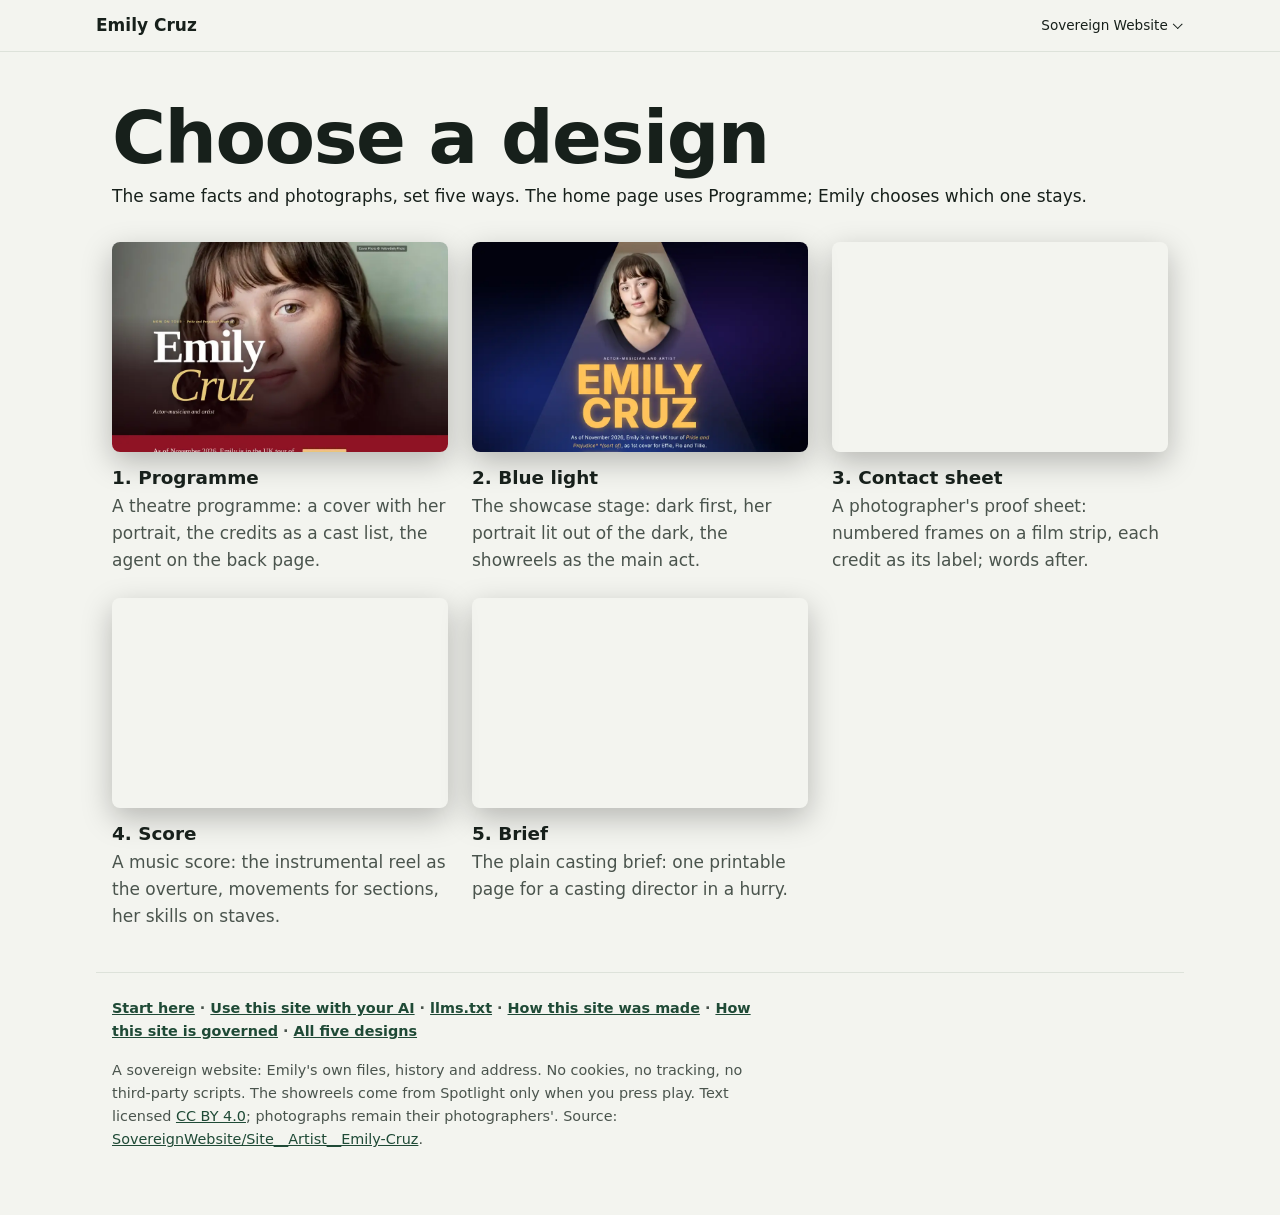
<file: site/designs/index.html>
<!doctype html>
<html lang="en-GB">
<head>
<meta charset="utf-8">
<meta name="viewport" content="width=device-width, initial-scale=1">
<meta http-equiv="Content-Security-Policy" content="default-src 'self'; img-src 'self'; style-src 'self'; base-uri 'none'; form-action 'none'">
<title>Five designs, Emily Cruz</title>
<meta name="description" content="Emily Cruz's site in five designs.">
<link rel="canonical" href="https://emily-cruz.artist.sovereignweb.site/designs/">
<meta property="og:type" content="website">
<meta property="og:site_name" content="Emily Cruz">
<meta property="og:locale" content="en_GB">
<meta property="og:title" content="Five designs, Emily Cruz">
<meta property="og:description" content="Emily Cruz, actor-musician and artist. BA (Hons) Actor-Musician, Guildford School of Acting, 2026. Represented by Galloways.">
<meta property="og:url" content="https://emily-cruz.artist.sovereignweb.site/designs/">
<meta property="og:image" content="https://emily-cruz.artist.sovereignweb.site/assets/share/card-1200x630.jpg">
<meta property="og:image:type" content="image/jpeg">
<meta property="og:image:width" content="1200">
<meta property="og:image:height" content="630">
<meta property="og:image:alt" content="Emily Cruz, actor-musician and artist, beside her headshot (photo YellowBellyPhoto)">
<meta name="twitter:card" content="summary_large_image">
<meta name="twitter:title" content="Five designs, Emily Cruz">
<meta name="twitter:description" content="Emily Cruz, actor-musician and artist. BA (Hons) Actor-Musician, Guildford School of Acting, 2026. Represented by Galloways.">
<meta name="twitter:image" content="https://emily-cruz.artist.sovereignweb.site/assets/share/card-1200x630.jpg">
<meta name="twitter:image:alt" content="Emily Cruz, actor-musician and artist, beside her headshot (photo YellowBellyPhoto)">
<meta name="color-scheme" content="light dark">
<link rel="icon" href="../favicon.svg" type="image/svg+xml">
<link rel="stylesheet" href="../base.css">
<link rel="stylesheet" href="d5.css">
</head>
<body class="designs-page">
<a class="skip" href="#main">Skip to content</a>
<header class="bar"><a class="brand" href="../index.html">Emily Cruz</a>
  <div class="bar-right"><details class="family-credit">
  <summary>Sovereign Website</summary>
  <ul>
    <li><a href="/start/">Start here</a></li>
    <li><a href="/agents/">Use with your AI</a></li>
    <li class="family-gap"><a href="/admin/">How this site was made</a></li>
    <li><a href="https://sovereignwebsite.ai/">Sovereign Website</a></li>
    <li><a href="https://sovereignwebsite.org/">Principles</a></li>
    <li><a href="https://sovereignwebsite.site/">Hosted</a></li>
    <li><a href="https://hub.sovereignweb.site/">Hub</a></li>
    <li><a href="https://agents.sovereignweb.site/">Agents</a></li>
    <li><a href="https://vault.sovereignwebsite.site/">Vault</a></li>
    <li><a href="https://agenticcells.ai/">AgentiCCells</a></li>
    <li><a href="https://riskmandate.ai/">RiskMandate</a></li>
    <li><a href="https://newsroom.sgit.ai/">Newsroom</a></li>
  </ul>
</details></div>
</header>
<main id="main" tabindex="-1">
<section>
<h1>Choose a design</h1>
<p>The same facts and photographs, set five ways. The home page uses Programme; Emily chooses which one stays.</p>
<ol class="design-cards"><li><a href="1.html"><img src="../images/shots/d1-960.webp" alt="" width="960" height="600" loading="lazy" decoding="async"><strong>1. Programme</strong><span>A theatre programme: a cover with her portrait, the credits as a cast list, the agent on the back page.</span></a></li><li><a href="2.html"><img src="../images/shots/d2-960.webp" alt="" width="960" height="600" loading="lazy" decoding="async"><strong>2. Blue light</strong><span>The showcase stage: dark first, her portrait lit out of the dark, the showreels as the main act.</span></a></li><li><a href="3.html"><img src="../images/shots/d3-960.webp" alt="" width="960" height="600" loading="lazy" decoding="async"><strong>3. Contact sheet</strong><span>A photographer's proof sheet: numbered frames on a film strip, each credit as its label; words after.</span></a></li><li><a href="4.html"><img src="../images/shots/d4-960.webp" alt="" width="960" height="600" loading="lazy" decoding="async"><strong>4. Score</strong><span>A music score: the instrumental reel as the overture, movements for sections, her skills on staves.</span></a></li><li><a href="5.html"><img src="../images/shots/d5-960.webp" alt="" width="960" height="600" loading="lazy" decoding="async"><strong>5. Brief</strong><span>The plain casting brief: one printable page for a casting director in a hurry.</span></a></li></ol>
</section>
</main>
<footer>
  <p class="foot-links"><a href="../start/">Start here</a> <span aria-hidden="true">·</span> <a href="../agents/">Use this site with your AI</a> <span aria-hidden="true">·</span> <a href="../llms.txt">llms.txt</a> <span aria-hidden="true">·</span> <a href="../admin/">How this site was made</a> <span aria-hidden="true">·</span> <a href="../policy/">How this site is governed</a> <span aria-hidden="true">·</span> <a href="../designs/">All five designs</a></p>
  <p>A sovereign website: Emily's own files, history and address. No cookies, no tracking, no third-party scripts. The showreels come from Spotlight only when you press play. Text licensed <a href="https://creativecommons.org/licenses/by/4.0/">CC BY 4.0</a>; photographs remain their photographers'. Source: <a href="https://github.com/SovereignWebsite/Site__Artist__Emily-Cruz">SovereignWebsite/Site__Artist__Emily-Cruz</a>.</p>
</footer>
</body>
</html>
</file>
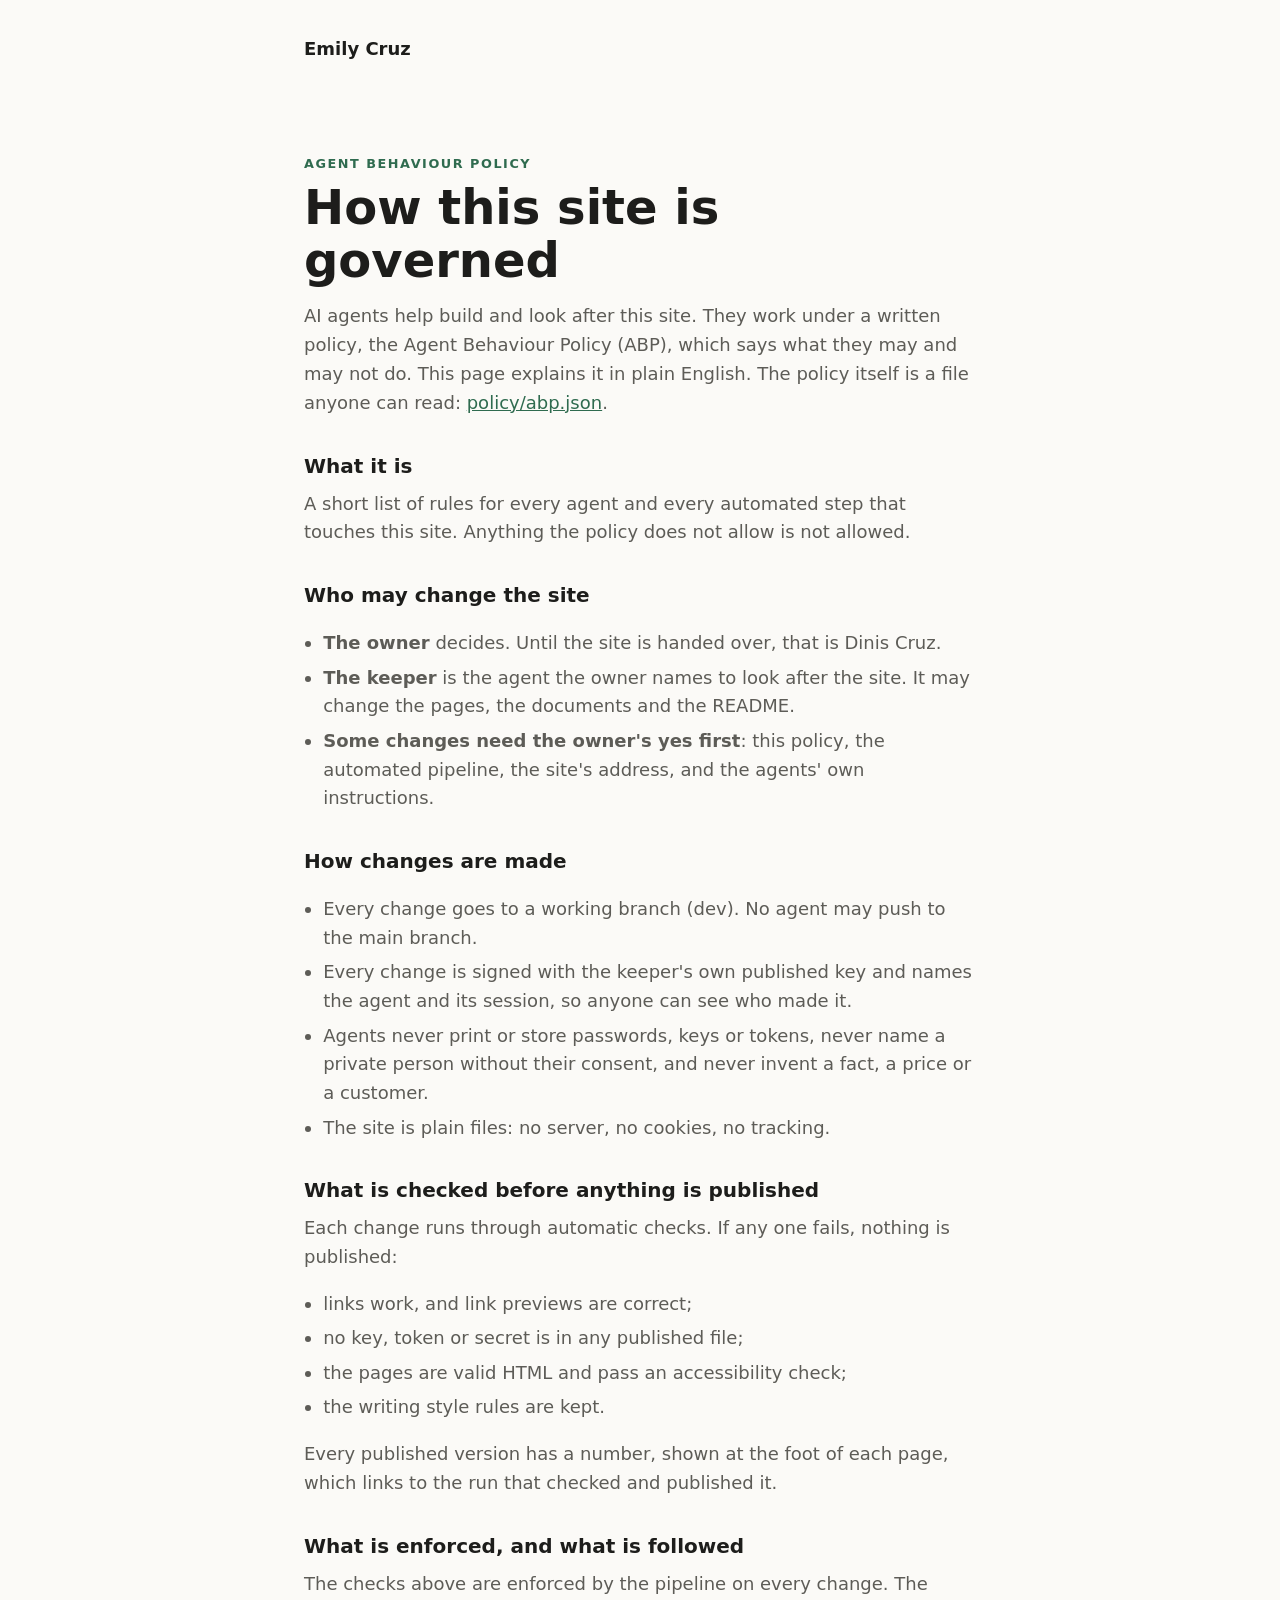
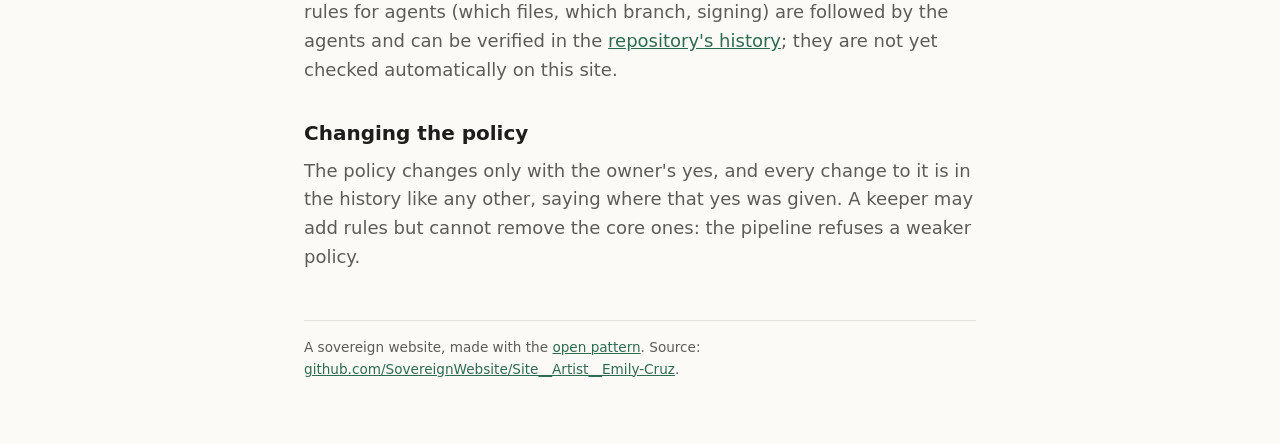
<file: site/policy/index.html>
<!doctype html>
<html lang="en-GB">
<head>
<meta charset="utf-8">
<meta name="viewport" content="width=device-width, initial-scale=1">
<title>How this site is governed: Emily Cruz</title>
<meta name="description" content="The Agent Behaviour Policy for this site: which agents may work on it, what they may change, and what is checked before anything is published.">
<meta property="og:type" content="website">
<meta property="og:site_name" content="Emily Cruz">
<meta property="og:locale" content="en_GB">
<meta property="og:url" content="https://emily-cruz.artist.sovereignweb.site/policy/">
<meta property="og:title" content="How this site is governed: Emily Cruz">
<meta property="og:description" content="The Agent Behaviour Policy for this site: which agents may work on it, what they may change, and what is checked before anything is published.">
<meta property="og:image" content="https://emily-cruz.artist.sovereignweb.site/assets/share/card-1200x630.jpg">
<meta property="og:image:type" content="image/jpeg">
<meta property="og:image:width" content="1200">
<meta property="og:image:height" content="630">
<meta property="og:image:alt" content="Emily Cruz">
<meta name="twitter:card" content="summary_large_image">
<meta name="twitter:title" content="How this site is governed: Emily Cruz">
<meta name="twitter:description" content="The Agent Behaviour Policy for this site: which agents may work on it, what they may change, and what is checked before anything is published.">
<meta name="twitter:image" content="https://emily-cruz.artist.sovereignweb.site/assets/share/card-1200x630.jpg">
<link rel="canonical" href="https://emily-cruz.artist.sovereignweb.site/policy/">
<style>
:root{--bg:#fbfaf7;--fg:#1d1d1b;--muted:#5d5c57;--accent:#2f6b4f;--line:#e4e1d8}
@media (prefers-color-scheme:dark){:root{--bg:#141513;--fg:#ecebe6;--muted:#a8a69e;--accent:#7fc3a0;--line:#2c2d29}}
*{box-sizing:border-box}body{margin:0;background:var(--bg);color:var(--fg);font:18px/1.6 system-ui,-apple-system,Segoe UI,sans-serif}
main{max-width:44rem;margin:0 auto;padding:10vh 1rem 4rem}
.skip{position:absolute;left:-999px}.skip:focus{left:1rem;top:1rem}
.mark{font-size:.8rem;letter-spacing:.12em;text-transform:uppercase;color:var(--accent);font-weight:600}
h1{font-size:clamp(2rem,6vw,3rem);line-height:1.1;margin:.4rem 0 1rem}
p{color:var(--muted);margin:0 0 1rem}a{color:var(--accent)}
footer{margin-top:3rem;padding-top:1rem;border-top:1px solid var(--line);font-size:.85rem;color:var(--muted)}
/* The Sovereign Website credit on a customer's site: one small, muted control at the far top right that opens a
   pop-up menu of the family links. Not a strip and not a menu bar: the site is about its owner (Dinis, 20 November
   2026: "It needs to fundamentally be about the site and who is it about ... top right pop-up menu").
   CSS only (details/summary), so no script and no CSP issue. It sits in the page's corner, above the owner's header;
   a site whose own header uses that corner moves it with --family-top / --family-right.
   To remove it, the owner sets one attribute: <html data-family-credit="off">. */
.family-credit{--fam-fg:var(--family-fg,#5a5a5a);--fam-strong:var(--family-fg-strong,#111);--fam-bg:var(--family-bg,#fff);
  position:absolute;top:var(--family-top,.4rem);right:var(--family-right,.75rem);z-index:50;font-size:.75rem;line-height:1.4}
@media (prefers-color-scheme:dark){.family-credit{--fam-fg:var(--family-fg,#b5b5b5);--fam-strong:var(--family-fg-strong,#fff);--fam-bg:var(--family-bg,#1c1c1c)}}
.family-credit summary{display:inline-flex;align-items:center;gap:.3rem;cursor:pointer;color:var(--fam-fg);list-style:none;min-height:24px;padding:.15rem .3rem;border-radius:4px}
.family-credit summary::-webkit-details-marker{display:none}
.family-credit summary::after{content:"";width:.35rem;height:.35rem;border:solid currentColor;border-width:0 1px 1px 0;transform:rotate(45deg) translateY(-2px)}
.family-credit summary:hover,.family-credit summary:focus-visible,.family-credit[open] summary{color:var(--fam-strong)}
.family-credit ul{position:absolute;right:0;top:100%;margin:.25rem 0 0;padding:.35rem 0;list-style:none;min-width:11rem;
  background:var(--fam-bg);border:1px solid rgba(127,127,127,.3);border-radius:6px;box-shadow:0 4px 16px rgba(0,0,0,.12)}
.family-credit a{display:block;padding:.3rem .8rem;min-height:24px;color:var(--fam-fg);text-decoration:none}
.family-credit a:hover,.family-credit a:focus-visible{color:var(--fam-strong);background:rgba(127,127,127,.1)}
.family-credit .family-gap{border-bottom:1px solid rgba(127,127,127,.25);padding-bottom:.3rem;margin-bottom:.3rem}
[data-family-credit="off"] .family-credit{display:none}
@media print{.family-credit{display:none}}
.top{display:flex;flex-wrap:wrap;align-items:center;gap:.5rem 1.5rem;max-width:44rem;margin:0 auto;padding:2.2rem 1rem 0}
.top .name{font-weight:600;color:var(--fg);text-decoration:none}
.own{display:flex;gap:1rem;margin-left:auto;font-size:.95rem}
.own a,.site-links a{color:var(--accent);font-weight:600}
.site-links{display:flex;flex-wrap:wrap;gap:.25rem 1.25rem;margin-bottom:.8rem;font-size:.95rem}
@media (max-width:40rem){.own{margin:0;width:100%}}
h2{font-size:1.25rem;margin:2rem 0 .5rem}ol,ul.plain{color:var(--muted);padding-left:1.2rem}li{margin:.35rem 0}
pre{background:rgba(127,127,127,.1);padding:.8rem 1rem;border-radius:6px;white-space:pre-wrap;font-size:.9rem;color:var(--fg)}
code{font-size:.9em}main a,main code{overflow-wrap:anywhere}
</style>
</head>
<body>
<a class="skip" href="#main">Skip to content</a>
<header class="top">
  <a class="name" href="/">Emily Cruz</a>
</header>
<main id="main">
<div class="mark">Agent Behaviour Policy</div>
<h1>How this site is governed</h1>
<p>AI agents help build and look after this site. They work under a written policy, the Agent Behaviour Policy (ABP), which says what they may and may not do. This page explains it in plain English. The policy itself is a file anyone can read: <a href="/policy/abp.json">policy/abp.json</a>.</p>
<h2>What it is</h2>
<p>A short list of rules for every agent and every automated step that touches this site. Anything the policy does not allow is not allowed.</p>
<h2>Who may change the site</h2>
<ul class="plain">
<li><strong>The owner</strong> decides. Until the site is handed over, that is Dinis Cruz.</li>
<li><strong>The keeper</strong> is the agent the owner names to look after the site. It may change the pages, the documents and the README.</li>
<li><strong>Some changes need the owner's yes first</strong>: this policy, the automated pipeline, the site's address, and the agents' own instructions.</li>
</ul>
<h2>How changes are made</h2>
<ul class="plain">
<li>Every change goes to a working branch (dev). No agent may push to the main branch.</li>
<li>Every change is signed with the keeper's own published key and names the agent and its session, so anyone can see who made it.</li>
<li>Agents never print or store passwords, keys or tokens, never name a private person without their consent, and never invent a fact, a price or a customer.</li>
<li>The site is plain files: no server, no cookies, no tracking.</li>
</ul>
<h2>What is checked before anything is published</h2>
<p>Each change runs through automatic checks. If any one fails, nothing is published:</p>
<ul class="plain">
<li>links work, and link previews are correct;</li>
<li>no key, token or secret is in any published file;</li>
<li>the pages are valid HTML and pass an accessibility check;</li>
<li>the writing style rules are kept.</li>
</ul>
<p>Every published version has a number, shown at the foot of each page, which links to the run that checked and published it.</p>
<h2>What is enforced, and what is followed</h2>
<p>The checks above are enforced by the pipeline on every change. The rules for agents (which files, which branch, signing) are followed by the agents and can be verified in the <a href="https://github.com/SovereignWebsite/Site__Artist__Emily-Cruz">repository's history</a>; they are not yet checked automatically on this site.</p>
<h2>Changing the policy</h2>
<p>The policy changes only with the owner's yes, and every change to it is in the history like any other, saying where that yes was given. A keeper may add rules but cannot remove the core ones: the pipeline refuses a weaker policy.</p>

<footer>
A sovereign website, made with the <a href="https://sovereignwebsite.org/">open pattern</a>. Source: <a href="https://github.com/SovereignWebsite/Site__Artist__Emily-Cruz">github.com/SovereignWebsite/Site__Artist__Emily-Cruz</a>.
</footer>
</main>
</body>
</html>
</file>
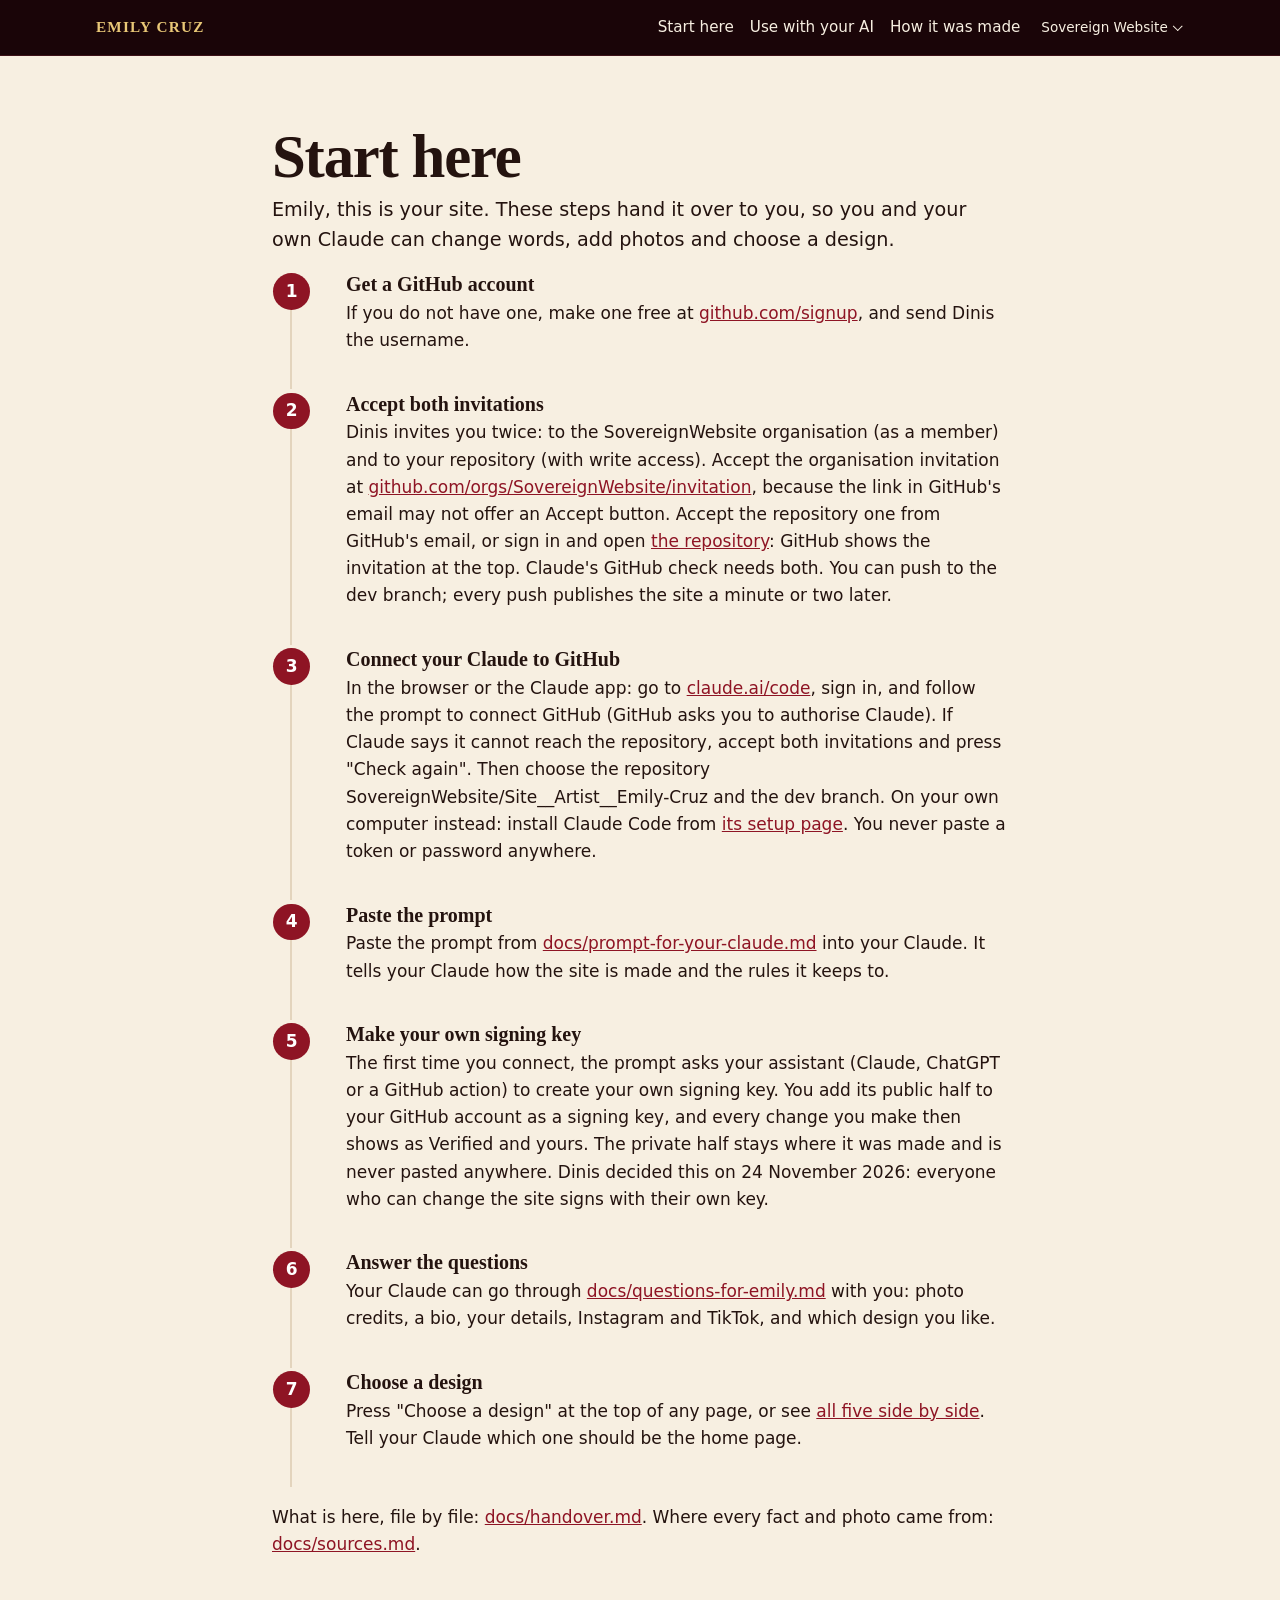
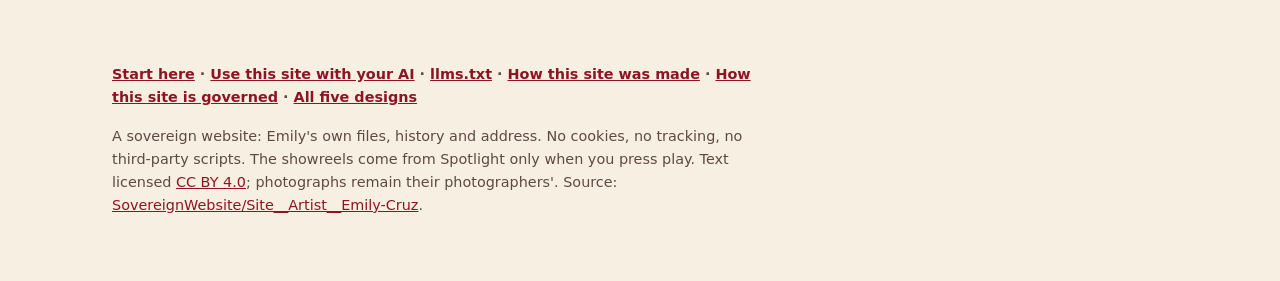
<file: site/start/index.html>
<!doctype html>
<html lang="en-GB" class="plain">
<head>
<meta charset="utf-8">
<meta name="viewport" content="width=device-width, initial-scale=1">
<meta http-equiv="Content-Security-Policy" content="default-src 'self'; img-src 'self'; style-src 'self'; base-uri 'none'; form-action 'none'">
<title>Start here, Emily Cruz</title>
<meta name="description" content="How Emily takes over her own site and connects her Claude to GitHub.">
<link rel="canonical" href="https://emily-cruz.artist.sovereignweb.site/start/">
<meta property="og:type" content="website">
<meta property="og:site_name" content="Emily Cruz">
<meta property="og:locale" content="en_GB">
<meta property="og:title" content="Start here, Emily Cruz">
<meta property="og:description" content="How Emily takes over her own site and connects her Claude to GitHub.">
<meta property="og:url" content="https://emily-cruz.artist.sovereignweb.site/start/">
<meta property="og:image" content="https://emily-cruz.artist.sovereignweb.site/assets/share/card-1200x630.jpg">
<meta property="og:image:type" content="image/jpeg">
<meta property="og:image:width" content="1200">
<meta property="og:image:height" content="630">
<meta property="og:image:alt" content="Emily Cruz, actor-musician and artist, beside her headshot (photo YellowBellyPhoto)">
<meta name="twitter:card" content="summary_large_image">
<meta name="twitter:title" content="Start here, Emily Cruz">
<meta name="twitter:description" content="How Emily takes over her own site and connects her Claude to GitHub.">
<meta name="twitter:image" content="https://emily-cruz.artist.sovereignweb.site/assets/share/card-1200x630.jpg">
<meta name="twitter:image:alt" content="Emily Cruz, actor-musician and artist, beside her headshot (photo YellowBellyPhoto)">
<meta name="color-scheme" content="light dark">
<link rel="icon" href="../favicon.svg" type="image/svg+xml">
<link rel="stylesheet" href="../base.css">
<link rel="stylesheet" href="../theme.css">
</head>
<body>
<a class="skip" href="#main">Skip to content</a>
<header class="bar">
  <a class="brand" href="../index.html">Emily Cruz</a>
  <nav aria-label="Site"><a href="../start/">Start here</a><a href="../agents/">Use with your AI</a><a href="../admin/">How it was made</a></nav>
  <div class="bar-right"><details class="family-credit">
  <summary>Sovereign Website</summary>
  <ul>
    <li><a href="/start/">Start here</a></li>
    <li><a href="/agents/">Use with your AI</a></li>
    <li class="family-gap"><a href="/admin/">How this site was made</a></li>
    <li><a href="https://sovereignwebsite.ai/">Sovereign Website</a></li>
    <li><a href="https://sovereignwebsite.org/">Principles</a></li>
    <li><a href="https://sovereignwebsite.site/">Hosted</a></li>
    <li><a href="https://hub.sovereignweb.site/">Hub</a></li>
    <li><a href="https://agents.sovereignweb.site/">Agents</a></li>
    <li><a href="https://vault.sovereignwebsite.site/">Vault</a></li>
    <li><a href="https://agenticcells.ai/">AgentiCCells</a></li>
    <li><a href="https://riskmandate.ai/">RiskMandate</a></li>
    <li><a href="https://newsroom.sgit.ai/">Newsroom</a></li>
  </ul>
</details></div>
</header>
<main id="main" tabindex="-1" class="doc">
<section>
<h1>Start here</h1>
<p class="lead">Emily, this is your site. These steps hand it over to you, so you and your own Claude can change words, add photos and choose a design.</p>
<ol class="steps">
  <li><h2>Get a GitHub account</h2><p>If you do not have one, make one free at <a href="https://github.com/signup">github.com/signup</a>, and send Dinis the username.</p></li>
  <li><h2>Accept both invitations</h2><p>Dinis invites you twice: to the SovereignWebsite organisation (as a member) and to your repository (with write access). Accept the organisation invitation at <a href="https://github.com/orgs/SovereignWebsite/invitation">github.com/orgs/SovereignWebsite/invitation</a>, because the link in GitHub's email may not offer an Accept button. Accept the repository one from GitHub's email, or sign in and open <a href="https://github.com/SovereignWebsite/Site__Artist__Emily-Cruz">the repository</a>: GitHub shows the invitation at the top. Claude's GitHub check needs both. You can push to the dev branch; every push publishes the site a minute or two later.</p></li>
  <li><h2>Connect your Claude to GitHub</h2><p>In the browser or the Claude app: go to <a href="https://claude.ai/code">claude.ai/code</a>, sign in, and follow the prompt to connect GitHub (GitHub asks you to authorise Claude). If Claude says it cannot reach the repository, accept both invitations and press "Check again". Then choose the repository SovereignWebsite/Site__Artist__Emily-Cruz and the dev branch. On your own computer instead: install Claude Code from <a href="https://code.claude.com/docs/en/setup">its setup page</a>. You never paste a token or password anywhere.</p></li>
  <li><h2>Paste the prompt</h2><p>Paste the prompt from <a href="https://github.com/SovereignWebsite/Site__Artist__Emily-Cruz/blob/dev/docs/prompt-for-your-claude.md">docs/prompt-for-your-claude.md</a> into your Claude. It tells your Claude how the site is made and the rules it keeps to.</p></li>
  <li><h2>Make your own signing key</h2><p>The first time you connect, the prompt asks your assistant (Claude, ChatGPT or a GitHub action) to create your own signing key. You add its public half to your GitHub account as a signing key, and every change you make then shows as Verified and yours. The private half stays where it was made and is never pasted anywhere. Dinis decided this on 24 November 2026: everyone who can change the site signs with their own key.</p></li>
  <li><h2>Answer the questions</h2><p>Your Claude can go through <a href="https://github.com/SovereignWebsite/Site__Artist__Emily-Cruz/blob/dev/docs/questions-for-emily.md">docs/questions-for-emily.md</a> with you: photo credits, a bio, your details, Instagram and TikTok, and which design you like.</p></li>
  <li><h2>Choose a design</h2><p>Press "Choose a design" at the top of any page, or see <a href="../designs/">all five side by side</a>. Tell your Claude which one should be the home page.</p></li>
</ol>
<p>What is here, file by file: <a href="https://github.com/SovereignWebsite/Site__Artist__Emily-Cruz/blob/dev/docs/handover.md">docs/handover.md</a>. Where every fact and photo came from: <a href="https://github.com/SovereignWebsite/Site__Artist__Emily-Cruz/blob/dev/docs/sources.md">docs/sources.md</a>.</p>
</section>
</main>
<footer>
  <p class="foot-links"><a href="../start/">Start here</a> <span aria-hidden="true">·</span> <a href="../agents/">Use this site with your AI</a> <span aria-hidden="true">·</span> <a href="../llms.txt">llms.txt</a> <span aria-hidden="true">·</span> <a href="../admin/">How this site was made</a> <span aria-hidden="true">·</span> <a href="../policy/">How this site is governed</a> <span aria-hidden="true">·</span> <a href="../designs/">All five designs</a></p>
  <p>A sovereign website: Emily's own files, history and address. No cookies, no tracking, no third-party scripts. The showreels come from Spotlight only when you press play. Text licensed <a href="https://creativecommons.org/licenses/by/4.0/">CC BY 4.0</a>; photographs remain their photographers'. Source: <a href="https://github.com/SovereignWebsite/Site__Artist__Emily-Cruz">SovereignWebsite/Site__Artist__Emily-Cruz</a>.</p>
</footer>
</body>
</html>
</file>
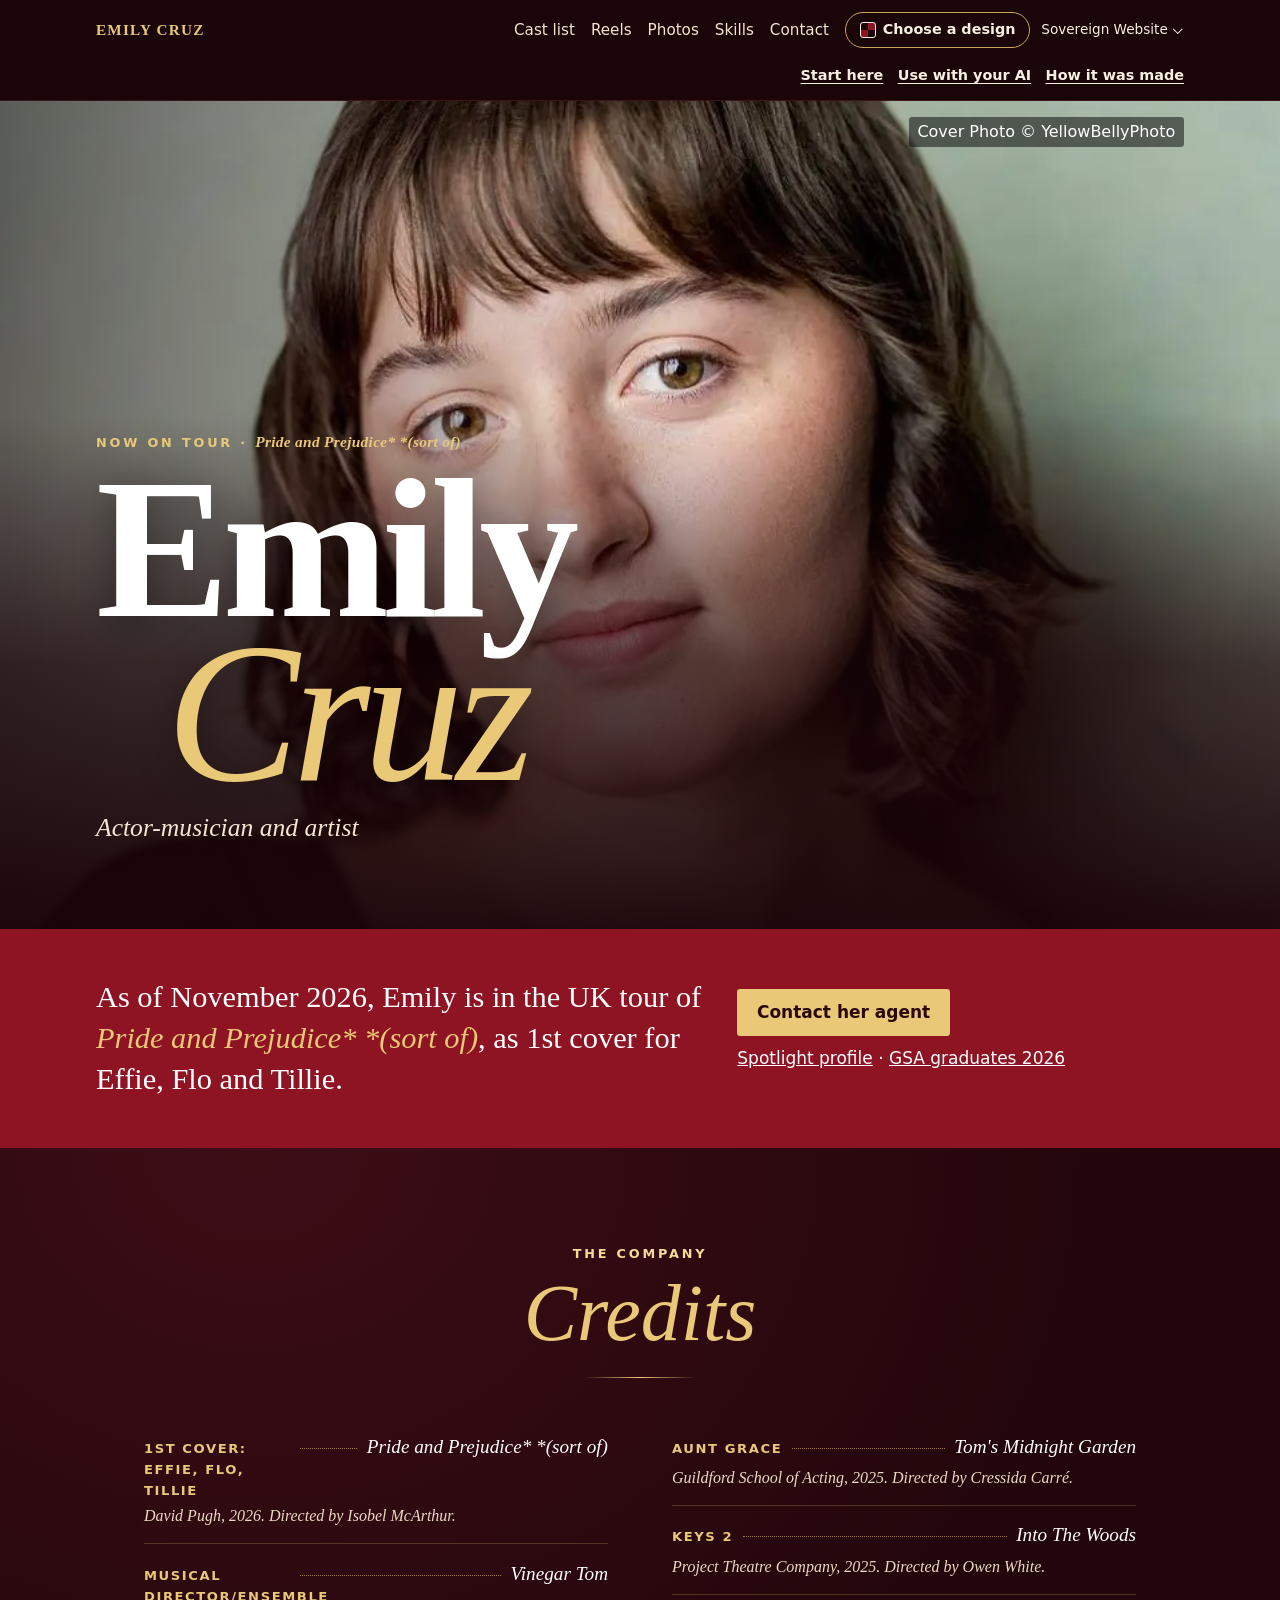
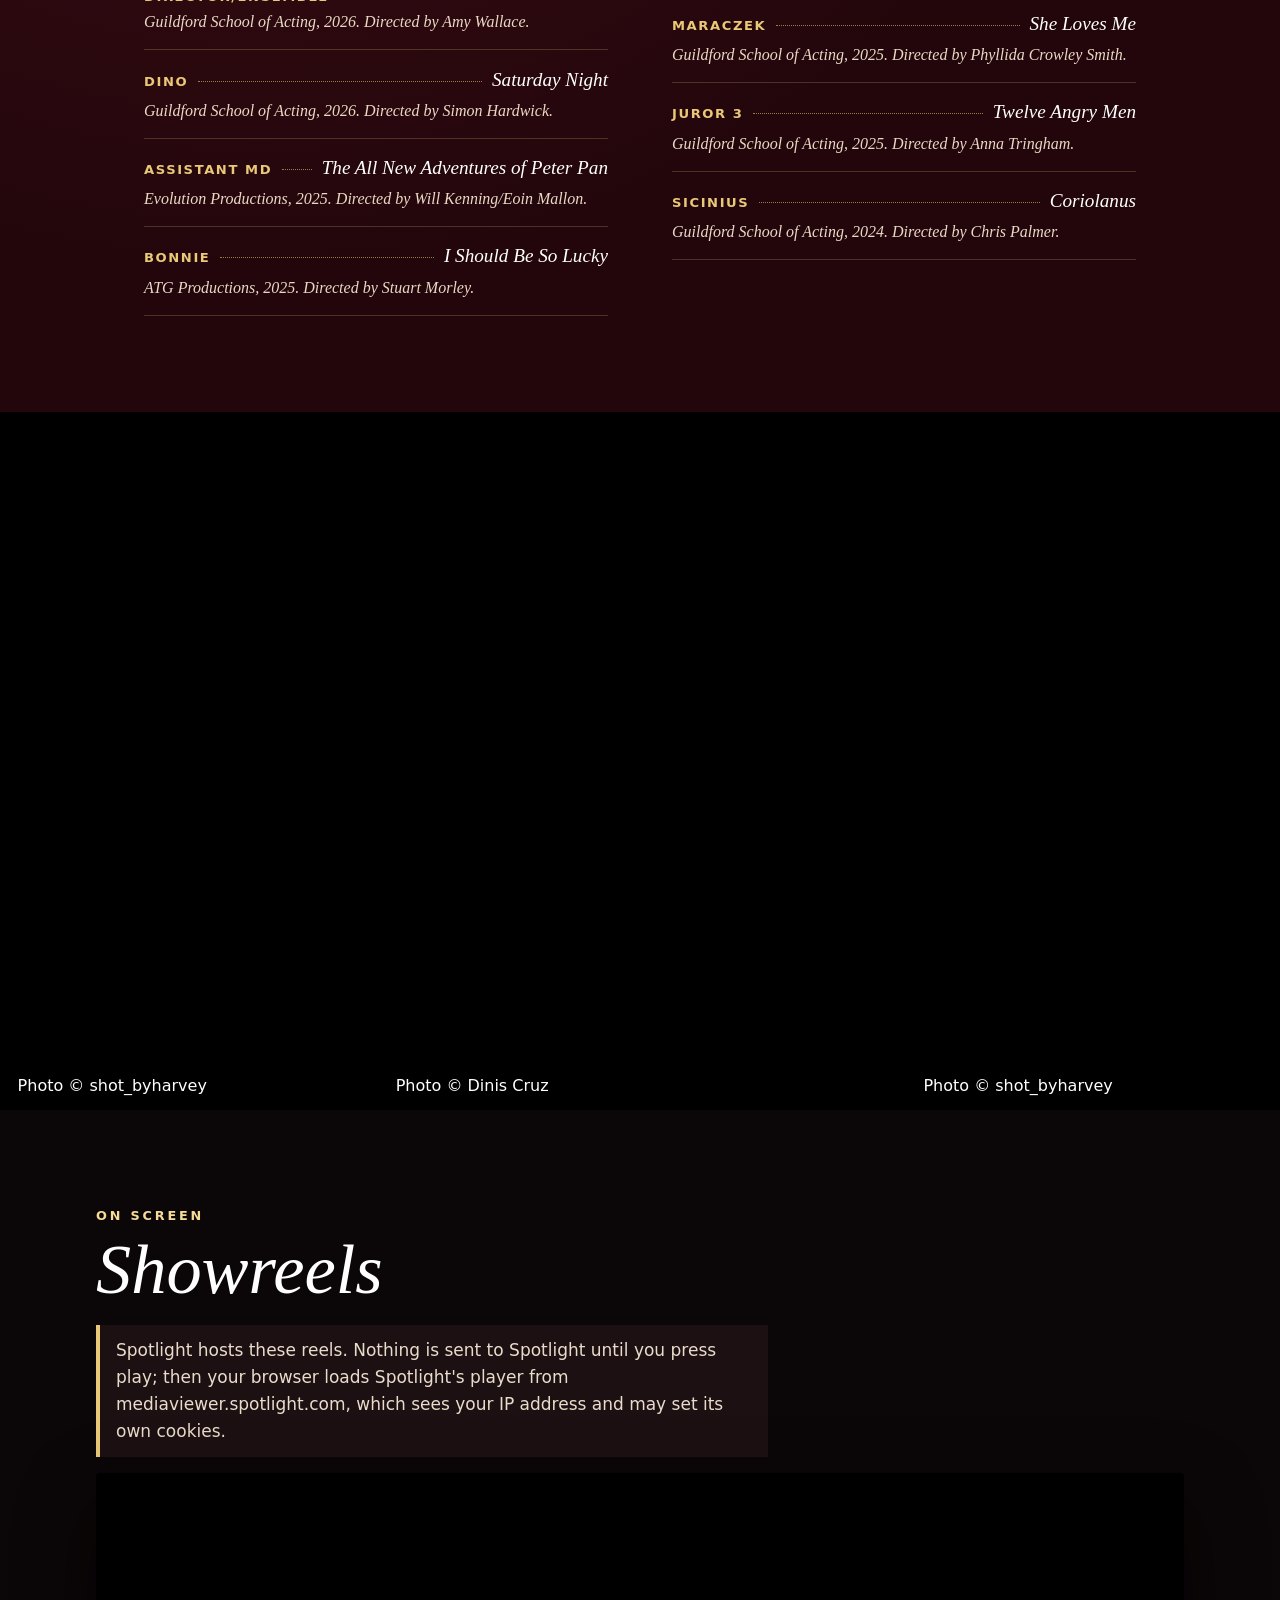
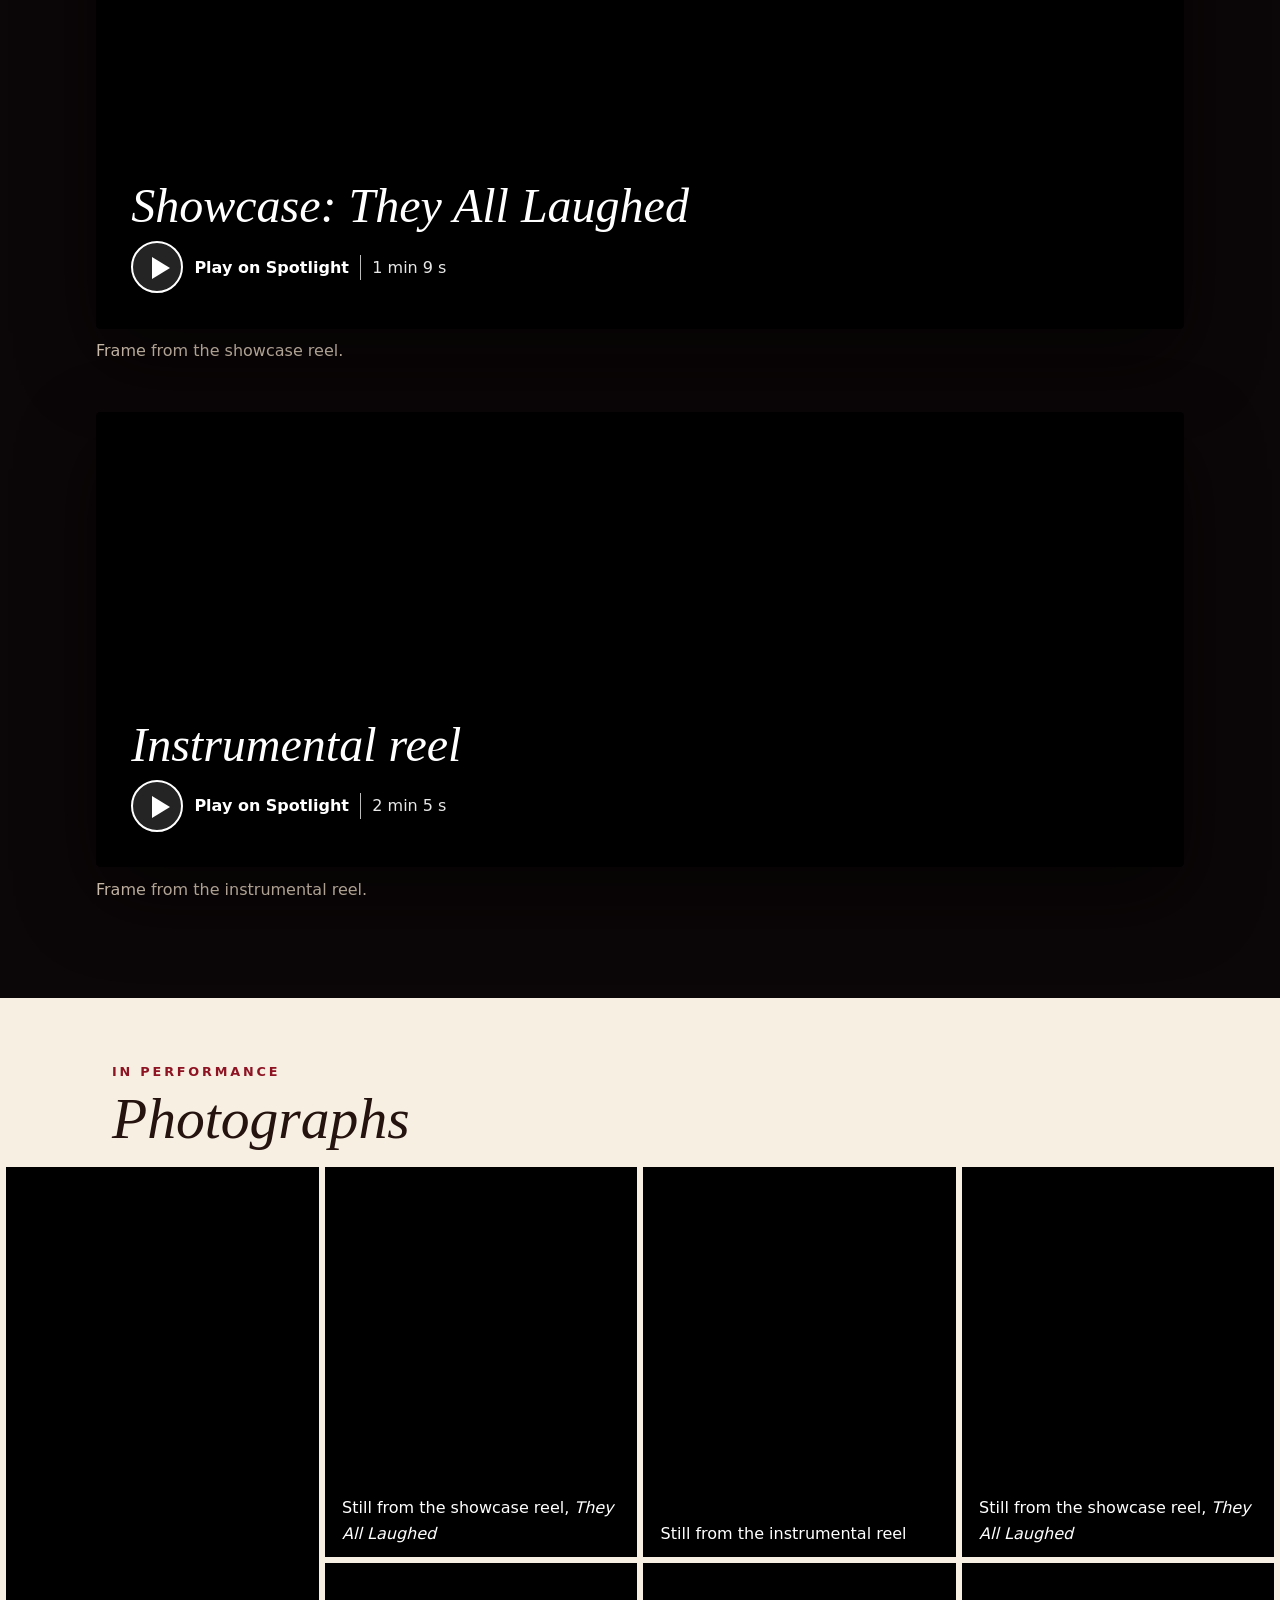
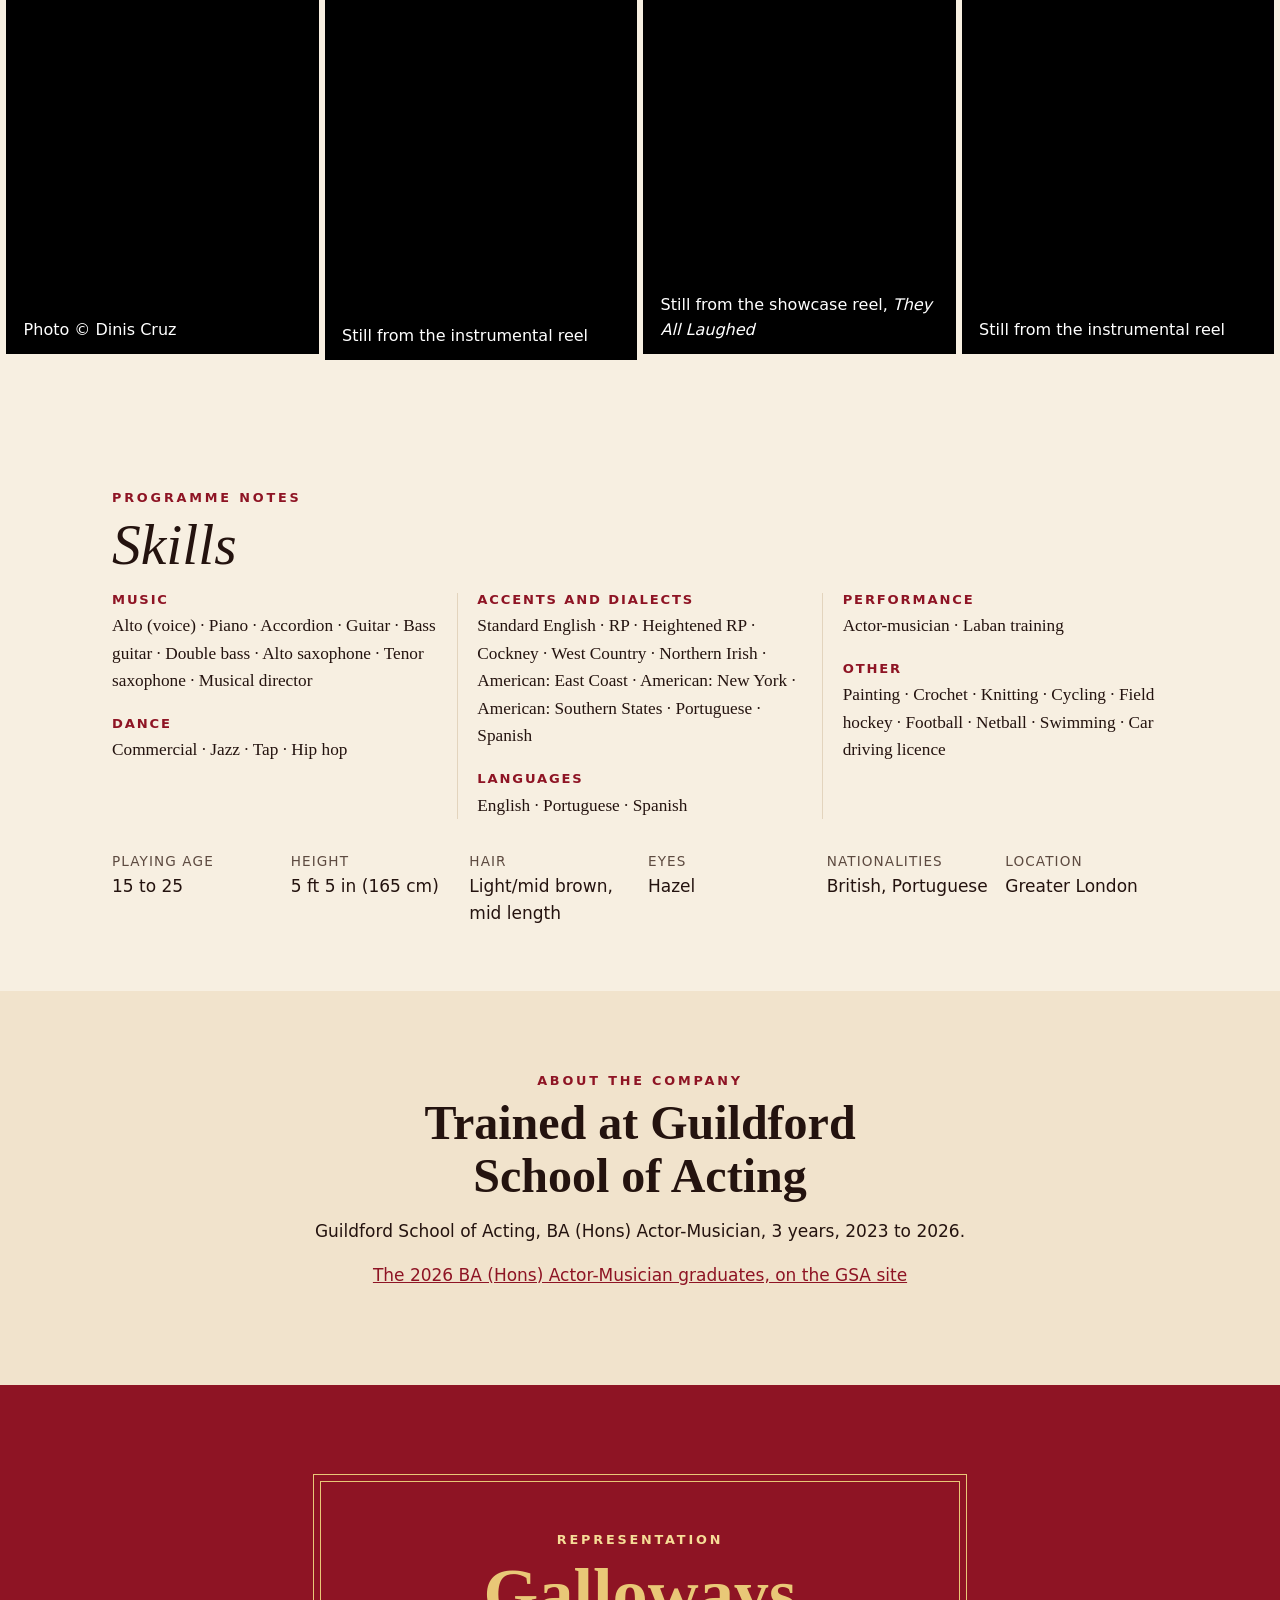
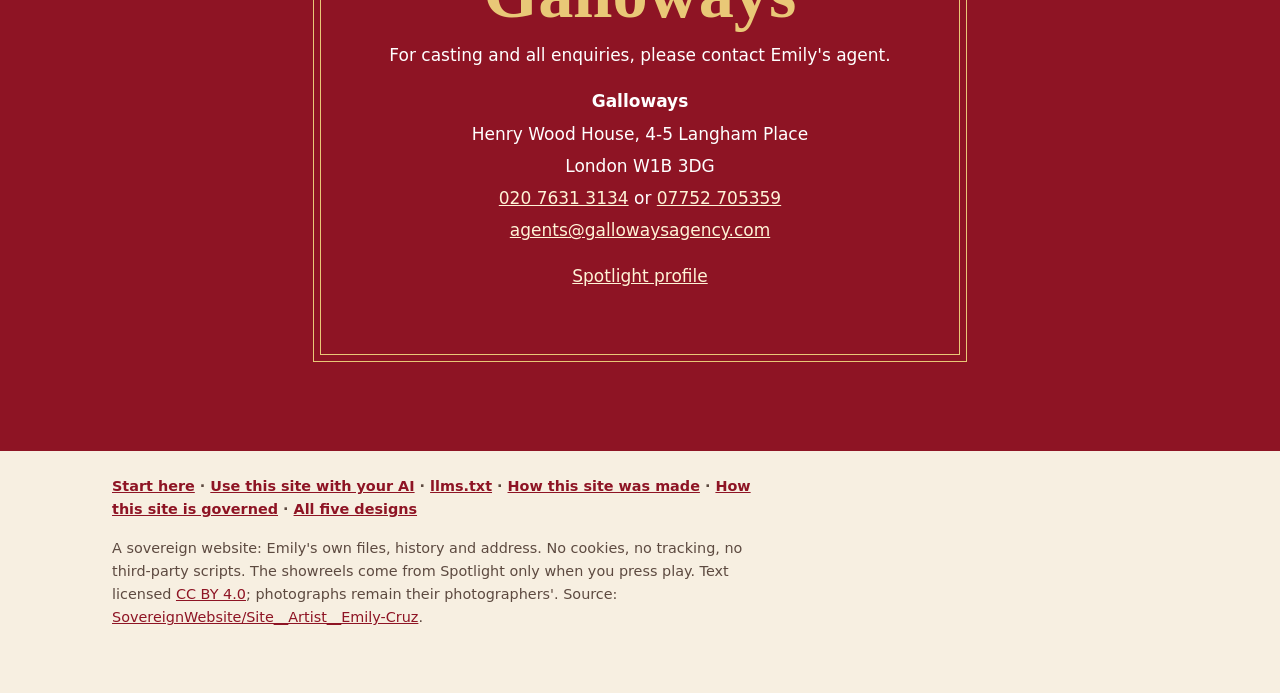
<file: site/designs/1.html>
<!doctype html>
<html lang="en-GB" class="d1">
<head>
<meta charset="utf-8">
<meta name="viewport" content="width=device-width, initial-scale=1">
<meta http-equiv="Content-Security-Policy" content="default-src 'self'; img-src 'self'; style-src 'self'; script-src 'self'; frame-src https://mediaviewer.spotlight.com; base-uri 'none'; form-action 'none'">
<meta name="referrer" content="strict-origin-when-cross-origin">
<title>Programme design, Emily Cruz</title>
<meta name="description" content="Emily Cruz, actor-musician and artist. BA (Hons) Actor-Musician, Guildford School of Acting, 2026. Represented by Galloways.">
<link rel="canonical" href="https://emily-cruz.artist.sovereignweb.site/designs/1.html">
<meta property="og:type" content="website">
<meta property="og:site_name" content="Emily Cruz">
<meta property="og:locale" content="en_GB">
<meta property="og:title" content="Programme design, Emily Cruz">
<meta property="og:description" content="Emily Cruz, actor-musician and artist. BA (Hons) Actor-Musician, Guildford School of Acting, 2026. Represented by Galloways.">
<meta property="og:url" content="https://emily-cruz.artist.sovereignweb.site/designs/1.html">
<meta property="og:image" content="https://emily-cruz.artist.sovereignweb.site/assets/share/card-1200x630.jpg">
<meta property="og:image:type" content="image/jpeg">
<meta property="og:image:width" content="1200">
<meta property="og:image:height" content="630">
<meta property="og:image:alt" content="Emily Cruz, actor-musician and artist, beside her headshot (photo YellowBellyPhoto)">
<meta name="twitter:card" content="summary_large_image">
<meta name="twitter:title" content="Programme design, Emily Cruz">
<meta name="twitter:description" content="Emily Cruz, actor-musician and artist. BA (Hons) Actor-Musician, Guildford School of Acting, 2026. Represented by Galloways.">
<meta name="twitter:image" content="https://emily-cruz.artist.sovereignweb.site/assets/share/card-1200x630.jpg">
<meta name="twitter:image:alt" content="Emily Cruz, actor-musician and artist, beside her headshot (photo YellowBellyPhoto)">
<meta name="color-scheme" content="light dark">
<link rel="icon" href="../favicon.svg" type="image/svg+xml">
<link rel="stylesheet" href="../base.css">
<link rel="stylesheet" href="d1.css">
<script src="../reels.js" defer></script>
</head>
<body>
<a class="skip" href="#main">Skip to content</a>
<header class="bar">
  <a class="brand" href="../index.html">Emily Cruz</a>
  <nav aria-label="Sections"><a href="#credits">Cast list</a><a href="#reels">Reels</a><a href="#gallery">Photos</a><a href="#skills">Skills</a><a href="#contact">Contact</a></nav>
  <p class="head-links"><a href="../start/">Start here</a> <a href="../agents/">Use with your AI</a> <a href="../admin/">How it was made</a></p>
  <div class="bar-right"><details class="chooser">
    <summary>Choose a design</summary>
    <div class="chooser-panel">
      <ul class="cards"><li><a href="1.html" aria-current="page"><img src="../images/shots/d1-640.webp" alt="" width="640" height="400" loading="lazy" decoding="async"><strong>1. Programme</strong><span>A West End programme</span></a></li><li><a href="2.html"><img src="../images/shots/d2-640.webp" alt="" width="640" height="400" loading="lazy" decoding="async"><strong>2. Blue light</strong><span>The showcase stage</span></a></li><li><a href="3.html"><img src="../images/shots/d3-640.webp" alt="" width="640" height="400" loading="lazy" decoding="async"><strong>3. Contact sheet</strong><span>A photographer's proof sheet</span></a></li><li><a href="4.html"><img src="../images/shots/d4-640.webp" alt="" width="640" height="400" loading="lazy" decoding="async"><strong>4. Score</strong><span>An engraved score</span></a></li><li><a href="5.html"><img src="../images/shots/d5-640.webp" alt="" width="640" height="400" loading="lazy" decoding="async"><strong>5. Brief</strong><span>A casting brief</span></a></li></ul>
      <p class="all"><a href="index.html">All five, side by side</a></p>
    </div>
  </details>
  <details class="family-credit">
  <summary>Sovereign Website</summary>
  <ul>
    <li><a href="/start/">Start here</a></li>
    <li><a href="/agents/">Use with your AI</a></li>
    <li class="family-gap"><a href="/admin/">How this site was made</a></li>
    <li><a href="https://sovereignwebsite.ai/">Sovereign Website</a></li>
    <li><a href="https://sovereignwebsite.org/">Principles</a></li>
    <li><a href="https://sovereignwebsite.site/">Hosted</a></li>
    <li><a href="https://hub.sovereignweb.site/">Hub</a></li>
    <li><a href="https://agents.sovereignweb.site/">Agents</a></li>
    <li><a href="https://vault.sovereignwebsite.site/">Vault</a></li>
    <li><a href="https://agenticcells.ai/">AgentiCCells</a></li>
    <li><a href="https://riskmandate.ai/">RiskMandate</a></li>
    <li><a href="https://newsroom.sgit.ai/">Newsroom</a></li>
  </ul>
</details></div>
</header>
<main id="main" tabindex="-1">
<section class="cover bleed" id="top" aria-labelledby="name">
  <img src="../images/headshot-720.webp" srcset="../images/headshot-400.webp 400w, ../images/headshot-720.webp 720w, ../images/headshot-1400.webp 1400w" sizes="100vw" alt="Emily Cruz, head and shoulders, against a sage green wall" width="720" height="902" fetchpriority="high">
  <div class="cover-text">
    <p class="kicker">Now on tour <span aria-hidden="true">·</span> <em>Pride and Prejudice* *(sort of)</em></p>
    <h1 id="name">Emily <span>Cruz</span></h1>
    <p class="sub">Actor-musician and artist</p>
  </div>
  <p class="photo-credit">Cover Photo © YellowBellyPhoto</p>
</section>
<section class="band bleed" aria-label="Now">
  <p class="lead">As of November 2026, Emily is in the UK tour of <em>Pride and Prejudice* *(sort of)</em>, as 1st cover for Effie, Flo and Tillie.</p>
  <p class="cta"><a class="btn primary" href="#contact">Contact her agent</a> <span class="links"><a href="https://app.spotlight.com/5165-0192-6691">Spotlight profile</a> <span aria-hidden="true">·</span> <a href="https://gsauk.org/2026-ba-hons-actor-musician-graduates">GSA graduates 2026</a></span></p>
</section>
<section id="credits" class="cast-page bleed" aria-labelledby="credits-h">
  <p class="kicker">The company</p>
  <h2 id="credits-h">Credits</h2>
  <ol class="cast"><li><span class="role">1st Cover: Effie, Flo, Tillie</span><span class="dots" aria-hidden="true"></span><span class="prod"><em>Pride and Prejudice* *(sort of)</em></span>
        <span class="by">David Pugh, 2026. Directed by Isobel McArthur.</span></li><li><span class="role">Musical Director/Ensemble</span><span class="dots" aria-hidden="true"></span><span class="prod"><em>Vinegar Tom</em></span>
        <span class="by">Guildford School of Acting, 2026. Directed by Amy Wallace.</span></li><li><span class="role">Dino</span><span class="dots" aria-hidden="true"></span><span class="prod"><em>Saturday Night</em></span>
        <span class="by">Guildford School of Acting, 2026. Directed by Simon Hardwick.</span></li><li><span class="role">Assistant MD</span><span class="dots" aria-hidden="true"></span><span class="prod"><em>The All New Adventures of Peter Pan</em></span>
        <span class="by">Evolution Productions, 2025. Directed by Will Kenning/Eoin Mallon.</span></li><li><span class="role">Bonnie</span><span class="dots" aria-hidden="true"></span><span class="prod"><em>I Should Be So Lucky</em></span>
        <span class="by">ATG Productions, 2025. Directed by Stuart Morley.</span></li><li><span class="role">Aunt Grace</span><span class="dots" aria-hidden="true"></span><span class="prod"><em>Tom&#x27;s Midnight Garden</em></span>
        <span class="by">Guildford School of Acting, 2025. Directed by Cressida Carré.</span></li><li><span class="role">Keys 2</span><span class="dots" aria-hidden="true"></span><span class="prod"><em>Into The Woods</em></span>
        <span class="by">Project Theatre Company, 2025. Directed by Owen White.</span></li><li><span class="role">Maraczek</span><span class="dots" aria-hidden="true"></span><span class="prod"><em>She Loves Me</em></span>
        <span class="by">Guildford School of Acting, 2025. Directed by Phyllida Crowley Smith.</span></li><li><span class="role">Juror 3</span><span class="dots" aria-hidden="true"></span><span class="prod"><em>Twelve Angry Men</em></span>
        <span class="by">Guildford School of Acting, 2025. Directed by Anna Tringham.</span></li><li><span class="role">Sicinius</span><span class="dots" aria-hidden="true"></span><span class="prod"><em>Coriolanus</em></span>
        <span class="by">Guildford School of Acting, 2024. Directed by Chris Palmer.</span></li></ol>
</section>
<div class="spread bleed"><figure><a href="../images/harvey-1-1400.webp"><img src="../images/harvey-1-720.webp" srcset="../images/harvey-1-400.webp 400w, ../images/harvey-1-720.webp 720w" sizes="(min-width: 46rem) 34vw, 100vw" alt="Emily Cruz, close portrait against a grey background, smiling softly" width="720" height="1086" loading="lazy" decoding="async"></a><figcaption>Photo © shot_byharvey</figcaption></figure><figure><a href="../images/piano-1400.webp"><img src="../images/piano-720.webp" srcset="../images/piano-400.webp 400w, ../images/piano-720.webp 720w" sizes="(min-width: 46rem) 34vw, 100vw" alt="Emily Cruz playing a grand piano in a bright room, smiling at the camera" width="720" height="960" loading="lazy" decoding="async"></a><figcaption>Photo © Dinis Cruz</figcaption></figure><figure><a href="../images/harvey-2-1400.webp"><img src="../images/harvey-2-720.webp" srcset="../images/harvey-2-400.webp 400w, ../images/harvey-2-720.webp 720w" sizes="(min-width: 46rem) 34vw, 100vw" alt="Emily Cruz, close portrait against a grey background, laughing" width="720" height="1086" loading="lazy" decoding="async"></a><figcaption>Photo © shot_byharvey</figcaption></figure></div>
<section id="reels" class="screen bleed" aria-labelledby="reels-h">
  <p class="kicker">On screen</p>
  <h2 id="reels-h">Showreels</h2>
  <p class="note">Spotlight hosts these reels. Nothing is sent to Spotlight until you press play; then your browser loads Spotlight's player from mediaviewer.spotlight.com, which sees your IP address and may set its own cookies.</p>
  <div class="reels"><figure class="reel">
      <div class="frame" data-src="https://mediaviewer.spotlight.com/artist/showreels?artistRef=F179571&startClipId=df1cff5d-ab84-4925-a414-c1125c5c5087" data-title="Showcase: They All Laughed">
        <a class="play" href="https://mediaviewer.spotlight.com/artist/showreels?artistRef=F179571&startClipId=df1cff5d-ab84-4925-a414-c1125c5c5087">
          <img src="../images/poster-showcase-640.webp" srcset="../images/poster-showcase-640.webp 640w, ../images/poster-showcase-1280.webp 1280w" sizes="(min-width: 46rem) 64rem, 100vw" alt="Emily Cruz singing with a double bass on a blue-lit stage" width="1280" height="720" loading="lazy" decoding="async">
          <span class="reel-title">Showcase: <em>They All Laughed</em></span>
          <span class="reel-cta"><span class="icon" aria-hidden="true"></span><span>Play on Spotlight</span><span class="dur">1 min 9 s</span></span>
        </a>
      </div>
      <figcaption class="meta">Frame from the showcase reel.</figcaption>
    </figure><figure class="reel">
      <div class="frame" data-src="https://mediaviewer.spotlight.com/artist/showreels?artistRef=F179571&startClipId=d802afde-26aa-47e4-86d7-dda00125ae6d" data-title="Instrumental reel">
        <a class="play" href="https://mediaviewer.spotlight.com/artist/showreels?artistRef=F179571&startClipId=d802afde-26aa-47e4-86d7-dda00125ae6d">
          <img src="../images/poster-instrumental-640.webp" srcset="../images/poster-instrumental-640.webp 640w, ../images/poster-instrumental-1280.webp 1280w" sizes="(min-width: 46rem) 64rem, 100vw" alt="Emily Cruz playing an upright piano against a black background" width="1280" height="720" loading="lazy" decoding="async">
          <span class="reel-title">Instrumental reel</span>
          <span class="reel-cta"><span class="icon" aria-hidden="true"></span><span>Play on Spotlight</span><span class="dur">2 min 5 s</span></span>
        </a>
      </div>
      <figcaption class="meta">Frame from the instrumental reel.</figcaption>
    </figure></div>
</section>
<section id="gallery" class="plates" aria-labelledby="gallery-h">
  <p class="kicker">In performance</p>
  <h2 id="gallery-h">Photographs</h2>
  <div class="mosaic bleed"><figure><a href="../images/driving-1400.webp"><img src="../images/driving-720.webp" srcset="../images/driving-400.webp 400w, ../images/driving-720.webp 720w" sizes="(min-width: 46rem) 34vw, 100vw" alt="Emily Cruz smiling from the driver&#x27;s seat of a car, window down" width="720" height="922" loading="lazy" decoding="async"></a><figcaption>Photo © Dinis Cruz</figcaption></figure><figure><a href="../images/reel-double-bass-1400.webp"><img src="../images/reel-double-bass-720.webp" srcset="../images/reel-double-bass-400.webp 400w, ../images/reel-double-bass-720.webp 720w" sizes="(min-width: 46rem) 34vw, 100vw" alt="Emily Cruz on stage under blue light, smiling, playing double bass" width="720" height="1181" loading="lazy" decoding="async"></a><figcaption>Still from the showcase reel, <em>They All Laughed</em></figcaption></figure><figure><a href="../images/reel-piano-smile-1400.webp"><img src="../images/reel-piano-smile-720.webp" srcset="../images/reel-piano-smile-400.webp 400w, ../images/reel-piano-smile-720.webp 720w" sizes="(min-width: 46rem) 34vw, 100vw" alt="Emily Cruz smiling as she plays a digital piano" width="720" height="598" loading="lazy" decoding="async"></a><figcaption>Still from the instrumental reel</figcaption></figure><figure><a href="../images/reel-harp-1400.webp"><img src="../images/reel-harp-720.webp" srcset="../images/reel-harp-400.webp 400w, ../images/reel-harp-720.webp 720w" sizes="(min-width: 46rem) 34vw, 100vw" alt="Emily Cruz laughing as she leans on a concert harp on stage" width="720" height="874" loading="lazy" decoding="async"></a><figcaption>Still from the showcase reel, <em>They All Laughed</em></figcaption></figure><figure><a href="../images/reel-piano-dark-1400.webp"><img src="../images/reel-piano-dark-720.webp" srcset="../images/reel-piano-dark-400.webp 400w, ../images/reel-piano-dark-720.webp 720w" sizes="(min-width: 46rem) 34vw, 100vw" alt="Emily Cruz playing an upright piano against a black background" width="720" height="546" loading="lazy" decoding="async"></a><figcaption>Still from the instrumental reel</figcaption></figure><figure><a href="../images/reel-singing-1400.webp"><img src="../images/reel-singing-720.webp" srcset="../images/reel-singing-400.webp 400w, ../images/reel-singing-720.webp 720w" sizes="(min-width: 46rem) 34vw, 100vw" alt="Emily Cruz singing on stage under blue light" width="720" height="1224" loading="lazy" decoding="async"></a><figcaption>Still from the showcase reel, <em>They All Laughed</em></figcaption></figure><figure><a href="../images/reel-piano-laugh-1400.webp"><img src="../images/reel-piano-laugh-720.webp" srcset="../images/reel-piano-laugh-400.webp 400w, ../images/reel-piano-laugh-720.webp 720w" sizes="(min-width: 46rem) 34vw, 100vw" alt="Emily Cruz laughing at the piano" width="720" height="619" loading="lazy" decoding="async"></a><figcaption>Still from the instrumental reel</figcaption></figure></div>
</section>
<section id="skills" class="notes" aria-labelledby="skills-h">
  <p class="kicker">Programme notes</p>
  <h2 id="skills-h">Skills</h2>
  <div class="note-cols"><div><h3>Music</h3><p>Alto (voice) <span aria-hidden="true">·</span> Piano <span aria-hidden="true">·</span> Accordion <span aria-hidden="true">·</span> Guitar <span aria-hidden="true">·</span> Bass guitar <span aria-hidden="true">·</span> Double bass <span aria-hidden="true">·</span> Alto saxophone <span aria-hidden="true">·</span> Tenor saxophone <span aria-hidden="true">·</span> Musical director</p></div><div><h3>Dance</h3><p>Commercial <span aria-hidden="true">·</span> Jazz <span aria-hidden="true">·</span> Tap <span aria-hidden="true">·</span> Hip hop</p></div><div><h3>Accents and dialects</h3><p>Standard English <span aria-hidden="true">·</span> RP <span aria-hidden="true">·</span> Heightened RP <span aria-hidden="true">·</span> Cockney <span aria-hidden="true">·</span> West Country <span aria-hidden="true">·</span> Northern Irish <span aria-hidden="true">·</span> American: East Coast <span aria-hidden="true">·</span> American: New York <span aria-hidden="true">·</span> American: Southern States <span aria-hidden="true">·</span> Portuguese <span aria-hidden="true">·</span> Spanish</p></div><div><h3>Languages</h3><p>English <span aria-hidden="true">·</span> Portuguese <span aria-hidden="true">·</span> Spanish</p></div><div><h3>Performance</h3><p>Actor-musician <span aria-hidden="true">·</span> Laban training</p></div><div><h3>Other</h3><p>Painting <span aria-hidden="true">·</span> Crochet <span aria-hidden="true">·</span> Knitting <span aria-hidden="true">·</span> Cycling <span aria-hidden="true">·</span> Field hockey <span aria-hidden="true">·</span> Football <span aria-hidden="true">·</span> Netball <span aria-hidden="true">·</span> Swimming <span aria-hidden="true">·</span> Car driving licence</p></div></div>
  <dl class="facts"><div><dt>Playing age</dt><dd>15 to 25</dd></div><div><dt>Height</dt><dd>5 ft 5 in (165 cm)</dd></div><div><dt>Hair</dt><dd>Light/mid brown, mid length</dd></div><div><dt>Eyes</dt><dd>Hazel</dd></div><div><dt>Nationalities</dt><dd>British, Portuguese</dd></div><div><dt>Location</dt><dd>Greater London</dd></div></dl>
</section>
<section id="company" class="company bleed" aria-labelledby="company-h">
  <p class="kicker">About the company</p>
  <h2 id="company-h">Trained at Guildford School of Acting</h2>
  <p>Guildford School of Acting, BA (Hons) Actor-Musician, 3 years, 2023 to 2026.</p>
  <p><a href="https://gsauk.org/2026-ba-hons-actor-musician-graduates">The 2026 BA (Hons) Actor-Musician graduates, on the GSA site</a></p>
</section>
<section id="contact" class="back bleed" aria-labelledby="contact-h">
  <div class="back-frame">
    <p class="kicker">Representation</p>
    <h2 id="contact-h">Galloways</h2>
    <p>For casting and all enquiries, please contact Emily's agent.</p>
    <address>
    <strong>Galloways</strong><br>
    Henry Wood House, 4-5 Langham Place<br>
    London W1B 3DG<br>
    <a href="tel:+442076313134">020 7631 3134</a> or <a href="tel:+447752705359">07752 705359</a><br>
    <a href="mailto:agents@gallowaysagency.com">agents@gallowaysagency.com</a>
  </address>
    <p><a href="https://app.spotlight.com/5165-0192-6691">Spotlight profile</a></p>
  </div>
</section>
</main>
<footer>
  <p class="foot-links"><a href="../start/">Start here</a> <span aria-hidden="true">·</span> <a href="../agents/">Use this site with your AI</a> <span aria-hidden="true">·</span> <a href="../llms.txt">llms.txt</a> <span aria-hidden="true">·</span> <a href="../admin/">How this site was made</a> <span aria-hidden="true">·</span> <a href="../policy/">How this site is governed</a> <span aria-hidden="true">·</span> <a href="../designs/">All five designs</a></p>
  <p>A sovereign website: Emily's own files, history and address. No cookies, no tracking, no third-party scripts. The showreels come from Spotlight only when you press play. Text licensed <a href="https://creativecommons.org/licenses/by/4.0/">CC BY 4.0</a>; photographs remain their photographers'. Source: <a href="https://github.com/SovereignWebsite/Site__Artist__Emily-Cruz">SovereignWebsite/Site__Artist__Emily-Cruz</a>.</p>
</footer>
</body>
</html>
</file>
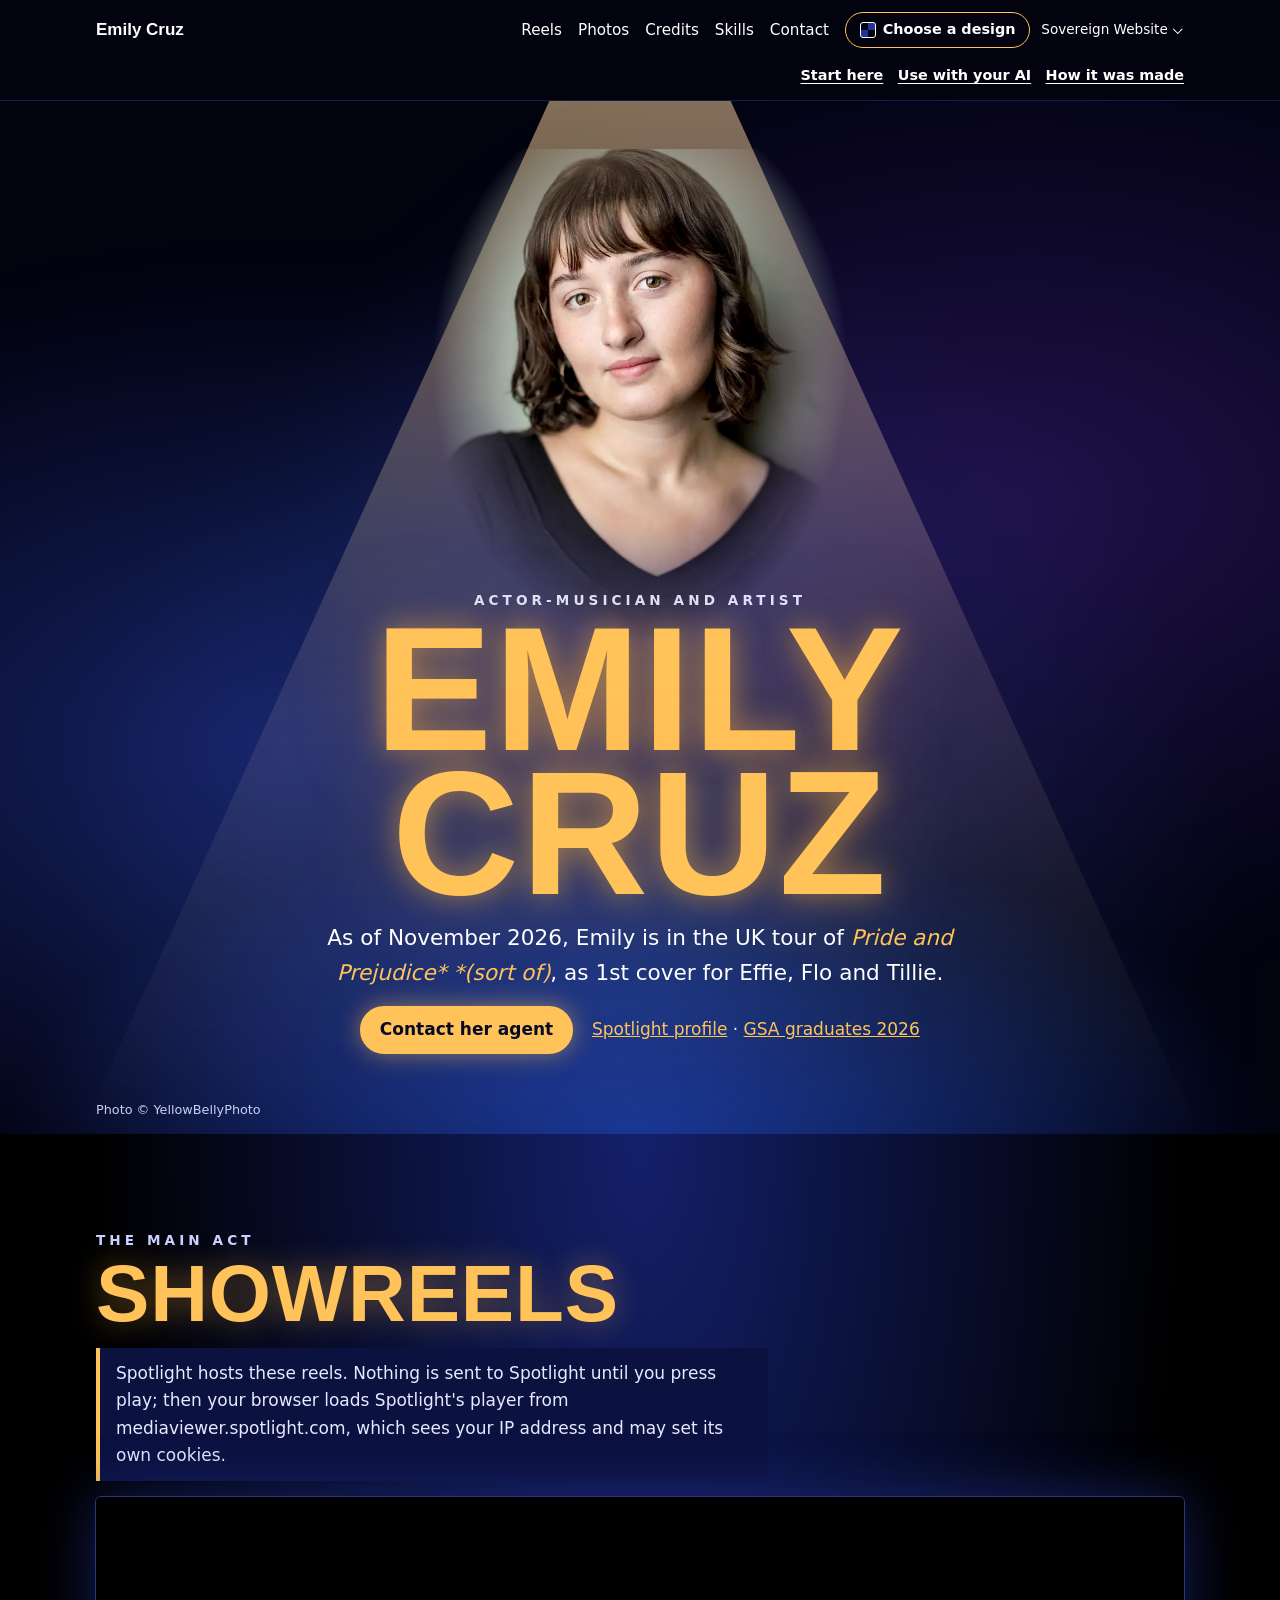
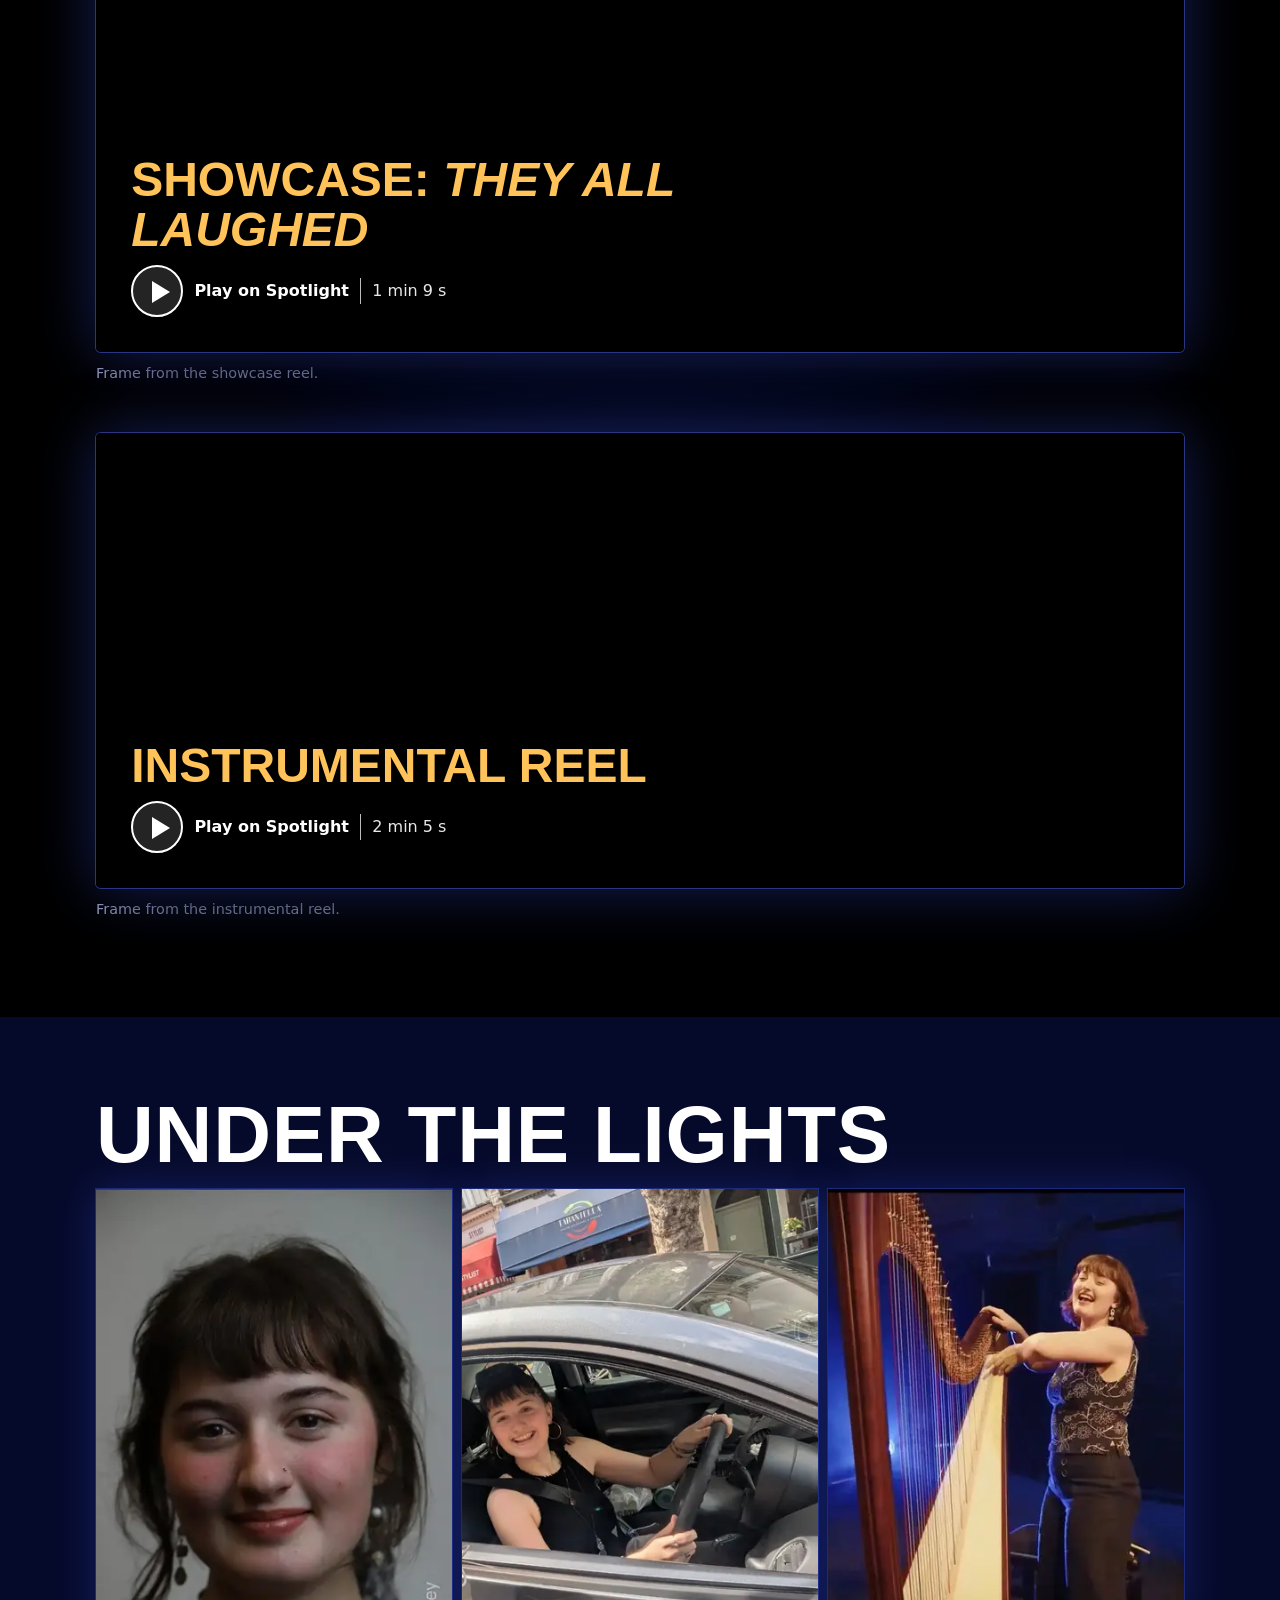
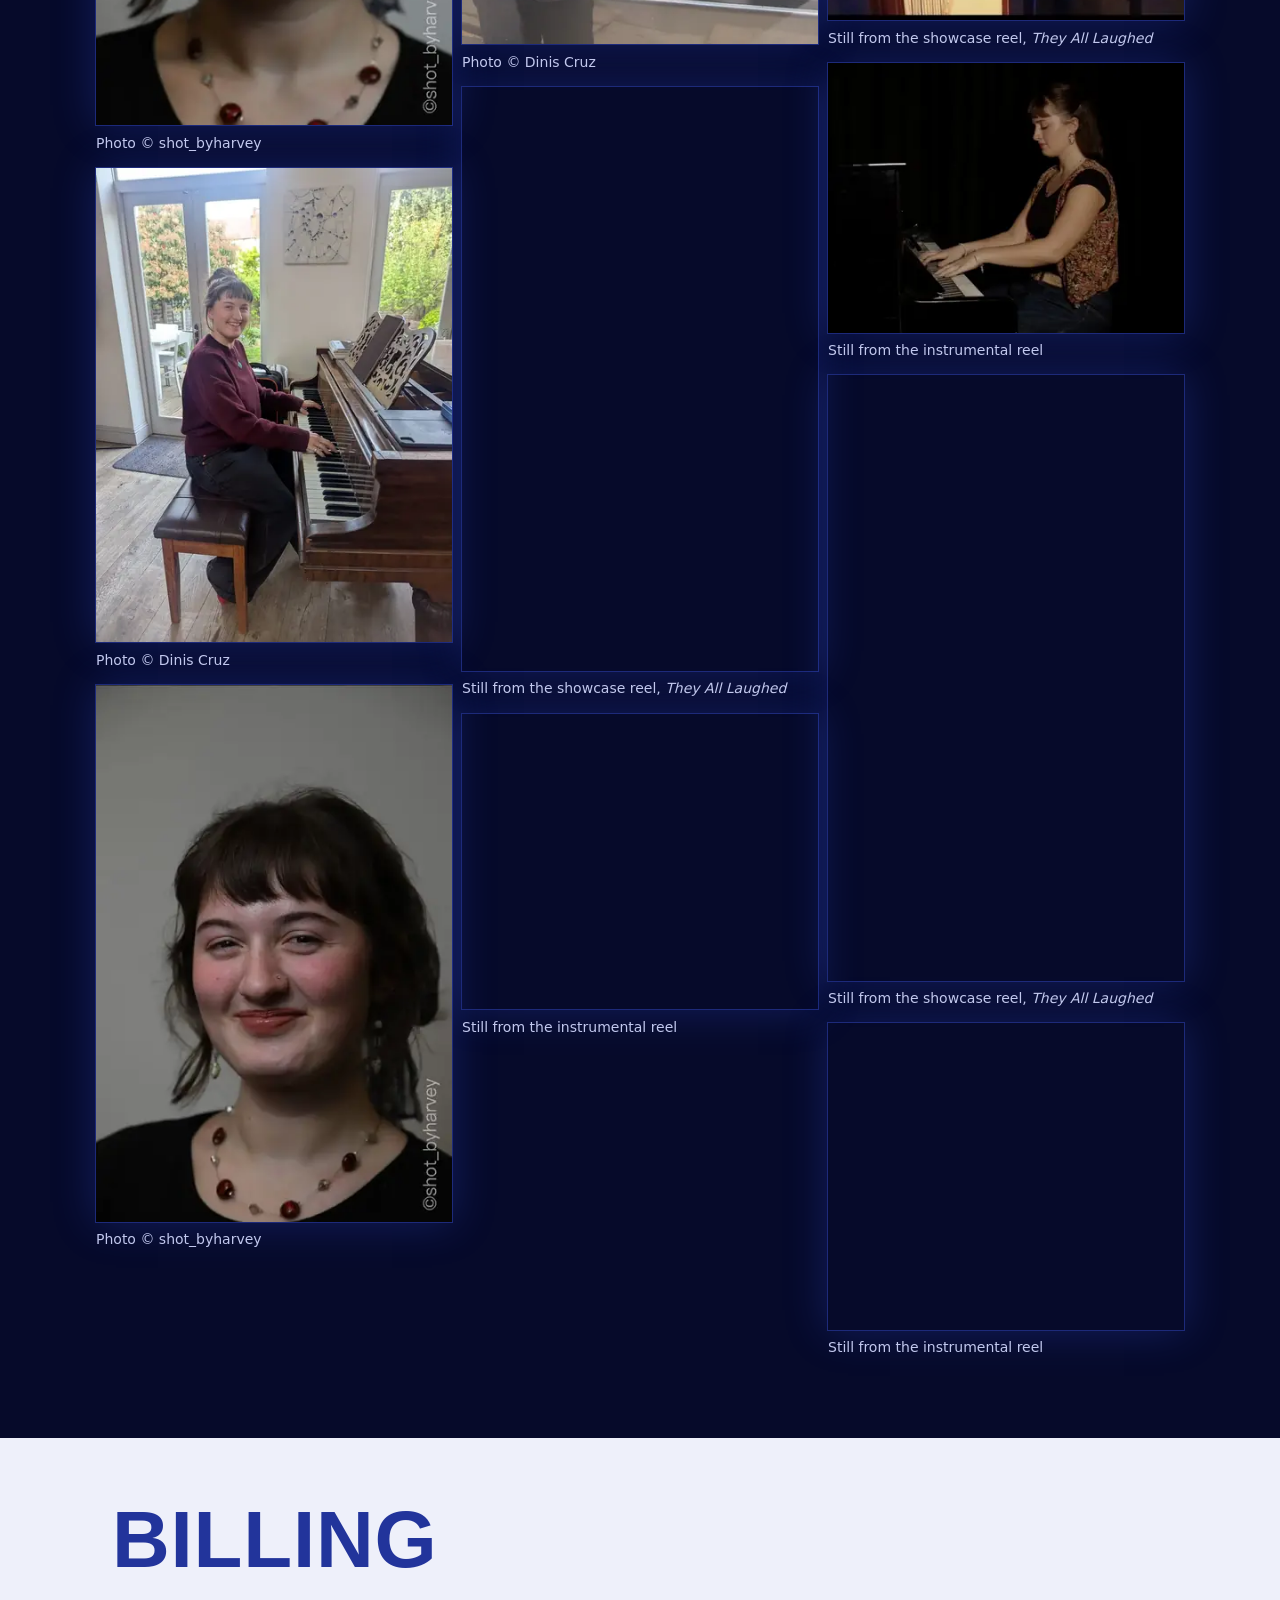
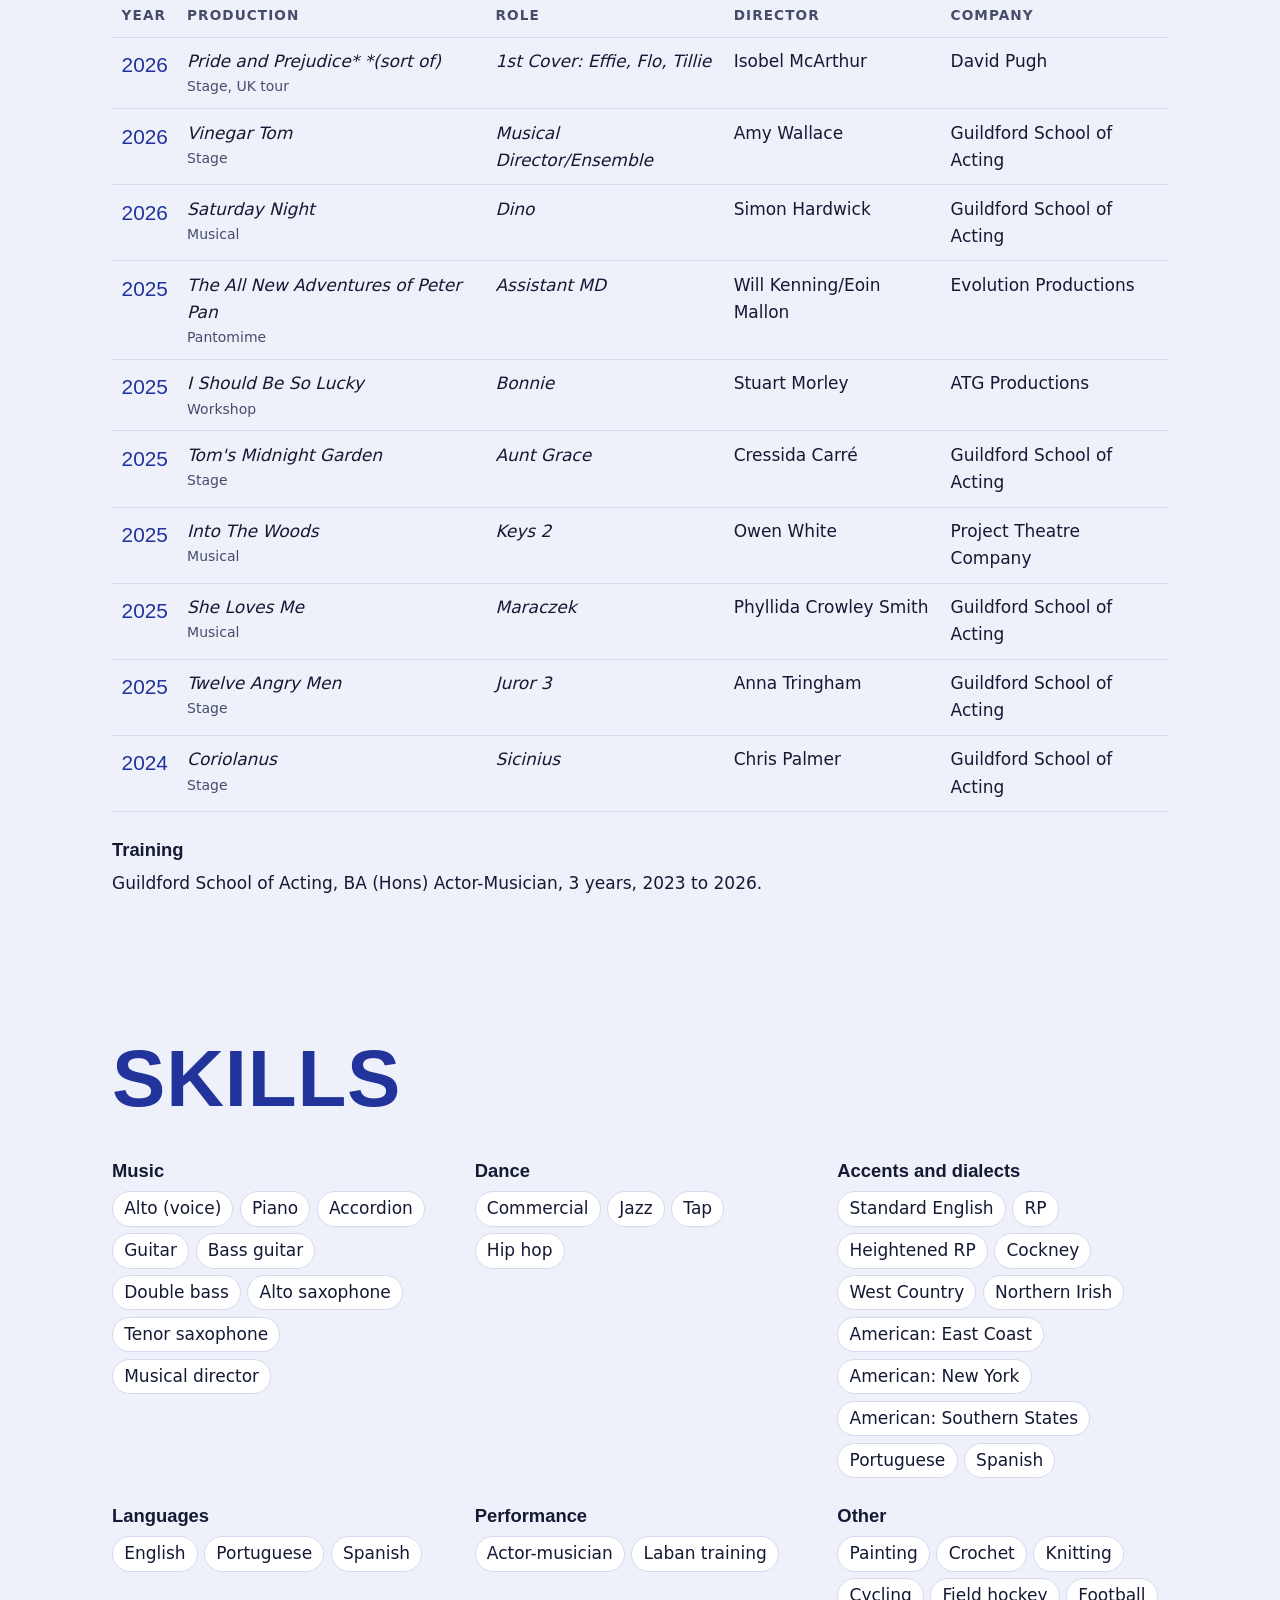
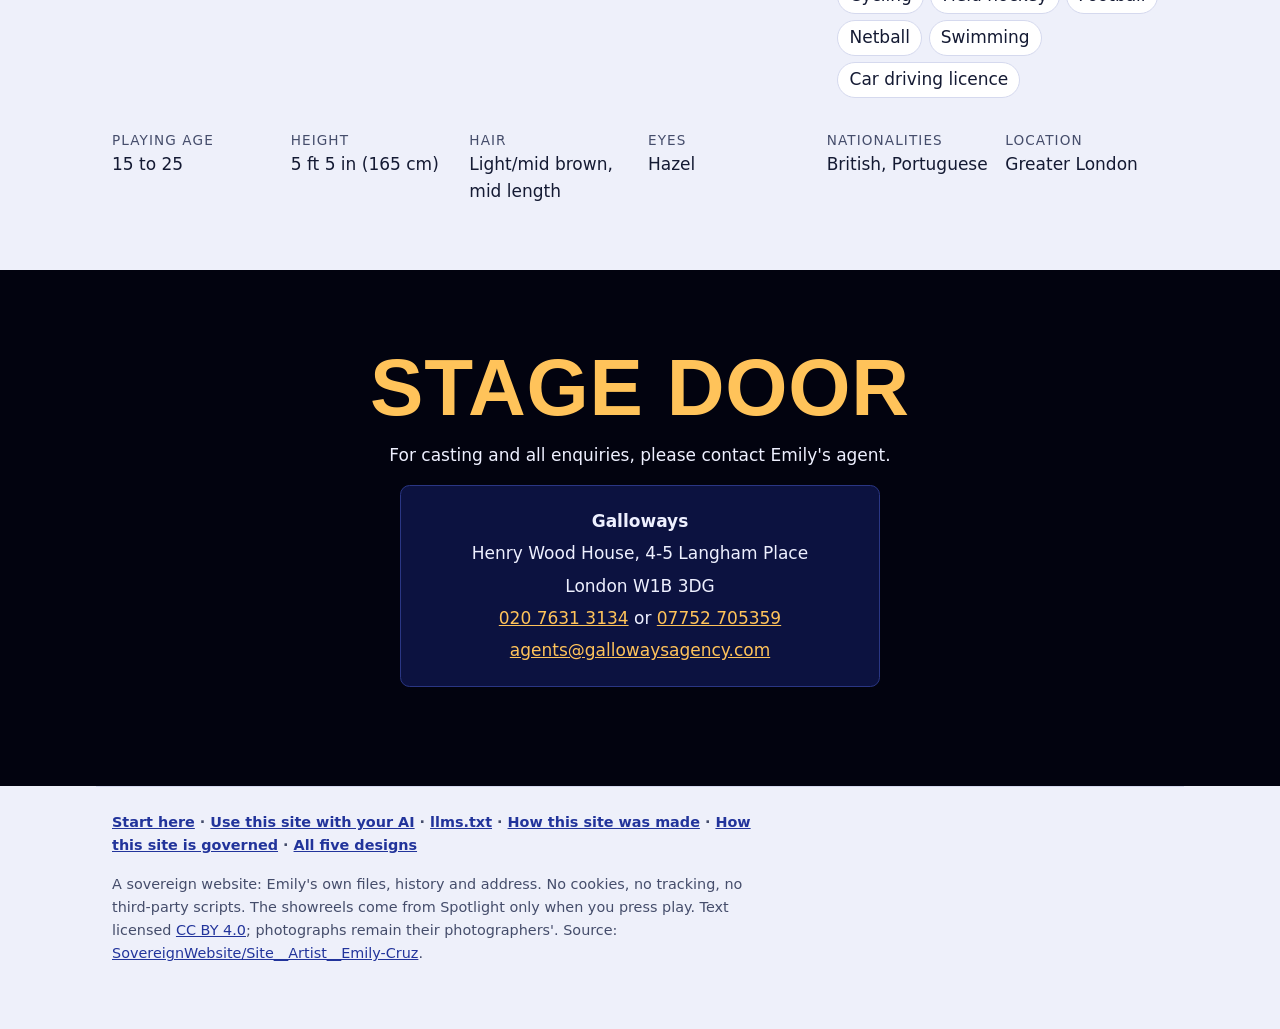
<file: site/designs/2.html>
<!doctype html>
<html lang="en-GB" class="d2">
<head>
<meta charset="utf-8">
<meta name="viewport" content="width=device-width, initial-scale=1">
<meta http-equiv="Content-Security-Policy" content="default-src 'self'; img-src 'self'; style-src 'self'; script-src 'self'; frame-src https://mediaviewer.spotlight.com; base-uri 'none'; form-action 'none'">
<meta name="referrer" content="strict-origin-when-cross-origin">
<title>Blue light design, Emily Cruz</title>
<meta name="description" content="Emily Cruz, actor-musician and artist. BA (Hons) Actor-Musician, Guildford School of Acting, 2026. Represented by Galloways.">
<link rel="canonical" href="https://emily-cruz.artist.sovereignweb.site/designs/2.html">
<meta property="og:type" content="website">
<meta property="og:site_name" content="Emily Cruz">
<meta property="og:locale" content="en_GB">
<meta property="og:title" content="Blue light design, Emily Cruz">
<meta property="og:description" content="Emily Cruz, actor-musician and artist. BA (Hons) Actor-Musician, Guildford School of Acting, 2026. Represented by Galloways.">
<meta property="og:url" content="https://emily-cruz.artist.sovereignweb.site/designs/2.html">
<meta property="og:image" content="https://emily-cruz.artist.sovereignweb.site/assets/share/card-1200x630.jpg">
<meta property="og:image:type" content="image/jpeg">
<meta property="og:image:width" content="1200">
<meta property="og:image:height" content="630">
<meta property="og:image:alt" content="Emily Cruz, actor-musician and artist, beside her headshot (photo YellowBellyPhoto)">
<meta name="twitter:card" content="summary_large_image">
<meta name="twitter:title" content="Blue light design, Emily Cruz">
<meta name="twitter:description" content="Emily Cruz, actor-musician and artist. BA (Hons) Actor-Musician, Guildford School of Acting, 2026. Represented by Galloways.">
<meta name="twitter:image" content="https://emily-cruz.artist.sovereignweb.site/assets/share/card-1200x630.jpg">
<meta name="twitter:image:alt" content="Emily Cruz, actor-musician and artist, beside her headshot (photo YellowBellyPhoto)">
<meta name="color-scheme" content="light dark">
<link rel="icon" href="../favicon.svg" type="image/svg+xml">
<link rel="stylesheet" href="../base.css">
<link rel="stylesheet" href="d2.css">
<script src="../reels.js" defer></script>
</head>
<body>
<a class="skip" href="#main">Skip to content</a>
<header class="bar">
  <a class="brand" href="../index.html">Emily Cruz</a>
  <nav aria-label="Sections"><a href="#reels">Reels</a><a href="#gallery">Photos</a><a href="#credits">Credits</a><a href="#skills">Skills</a><a href="#contact">Contact</a></nav>
  <p class="head-links"><a href="../start/">Start here</a> <a href="../agents/">Use with your AI</a> <a href="../admin/">How it was made</a></p>
  <div class="bar-right"><details class="chooser">
    <summary>Choose a design</summary>
    <div class="chooser-panel">
      <ul class="cards"><li><a href="1.html"><img src="../images/shots/d1-640.webp" alt="" width="640" height="400" loading="lazy" decoding="async"><strong>1. Programme</strong><span>A West End programme</span></a></li><li><a href="2.html" aria-current="page"><img src="../images/shots/d2-640.webp" alt="" width="640" height="400" loading="lazy" decoding="async"><strong>2. Blue light</strong><span>The showcase stage</span></a></li><li><a href="3.html"><img src="../images/shots/d3-640.webp" alt="" width="640" height="400" loading="lazy" decoding="async"><strong>3. Contact sheet</strong><span>A photographer's proof sheet</span></a></li><li><a href="4.html"><img src="../images/shots/d4-640.webp" alt="" width="640" height="400" loading="lazy" decoding="async"><strong>4. Score</strong><span>An engraved score</span></a></li><li><a href="5.html"><img src="../images/shots/d5-640.webp" alt="" width="640" height="400" loading="lazy" decoding="async"><strong>5. Brief</strong><span>A casting brief</span></a></li></ul>
      <p class="all"><a href="index.html">All five, side by side</a></p>
    </div>
  </details>
  <details class="family-credit">
  <summary>Sovereign Website</summary>
  <ul>
    <li><a href="/start/">Start here</a></li>
    <li><a href="/agents/">Use with your AI</a></li>
    <li class="family-gap"><a href="/admin/">How this site was made</a></li>
    <li><a href="https://sovereignwebsite.ai/">Sovereign Website</a></li>
    <li><a href="https://sovereignwebsite.org/">Principles</a></li>
    <li><a href="https://sovereignwebsite.site/">Hosted</a></li>
    <li><a href="https://hub.sovereignweb.site/">Hub</a></li>
    <li><a href="https://agents.sovereignweb.site/">Agents</a></li>
    <li><a href="https://vault.sovereignwebsite.site/">Vault</a></li>
    <li><a href="https://agenticcells.ai/">AgentiCCells</a></li>
    <li><a href="https://riskmandate.ai/">RiskMandate</a></li>
    <li><a href="https://newsroom.sgit.ai/">Newsroom</a></li>
  </ul>
</details></div>
</header>
<main id="main" tabindex="-1">
<section class="stage bleed" id="top" aria-labelledby="name">
  <div class="haze" aria-hidden="true"></div><div class="cone" aria-hidden="true"></div>
  <figure class="lit"><img src="../images/headshot-720.webp" srcset="../images/headshot-400.webp 400w, ../images/headshot-720.webp 720w, ../images/headshot-1400.webp 1400w" sizes="(min-width: 46rem) 30rem, 64vw" alt="Emily Cruz, head and shoulders, against a sage green wall" width="720" height="902" fetchpriority="high"></figure>
  <div class="billing">
    <p class="kicker">Actor-musician and artist</p>
    <h1 id="name">Emily Cruz</h1>
    <p class="lead">As of November 2026, Emily is in the UK tour of <em>Pride and Prejudice* *(sort of)</em>, as 1st cover for Effie, Flo and Tillie.</p>
    <p class="cta"><a class="btn primary" href="#contact">Contact her agent</a> <span class="links"><a href="https://app.spotlight.com/5165-0192-6691">Spotlight profile</a> <span aria-hidden="true">·</span> <a href="https://gsauk.org/2026-ba-hons-actor-musician-graduates">GSA graduates 2026</a></span></p>
  </div>
  <p class="photo-credit">Photo © YellowBellyPhoto</p>
</section>
<section id="reels" class="main-act bleed" aria-labelledby="reels-h">
  <p class="kicker">The main act</p>
  <h2 id="reels-h">Showreels</h2>
  <p class="note">Spotlight hosts these reels. Nothing is sent to Spotlight until you press play; then your browser loads Spotlight's player from mediaviewer.spotlight.com, which sees your IP address and may set its own cookies.</p>
  <div class="acts"><figure class="reel">
      <div class="frame" data-src="https://mediaviewer.spotlight.com/artist/showreels?artistRef=F179571&startClipId=df1cff5d-ab84-4925-a414-c1125c5c5087" data-title="Showcase: They All Laughed">
        <a class="play" href="https://mediaviewer.spotlight.com/artist/showreels?artistRef=F179571&startClipId=df1cff5d-ab84-4925-a414-c1125c5c5087">
          <img src="../images/poster-showcase-640.webp" srcset="../images/poster-showcase-640.webp 640w, ../images/poster-showcase-1280.webp 1280w" sizes="(min-width: 46rem) 64rem, 100vw" alt="Emily Cruz singing with a double bass on a blue-lit stage" width="1280" height="720" loading="lazy" decoding="async">
          <span class="reel-title">Showcase: <em>They All Laughed</em></span>
          <span class="reel-cta"><span class="icon" aria-hidden="true"></span><span>Play on Spotlight</span><span class="dur">1 min 9 s</span></span>
        </a>
      </div>
      <figcaption class="meta">Frame from the showcase reel.</figcaption>
    </figure><figure class="reel">
      <div class="frame" data-src="https://mediaviewer.spotlight.com/artist/showreels?artistRef=F179571&startClipId=d802afde-26aa-47e4-86d7-dda00125ae6d" data-title="Instrumental reel">
        <a class="play" href="https://mediaviewer.spotlight.com/artist/showreels?artistRef=F179571&startClipId=d802afde-26aa-47e4-86d7-dda00125ae6d">
          <img src="../images/poster-instrumental-640.webp" srcset="../images/poster-instrumental-640.webp 640w, ../images/poster-instrumental-1280.webp 1280w" sizes="(min-width: 46rem) 64rem, 100vw" alt="Emily Cruz playing an upright piano against a black background" width="1280" height="720" loading="lazy" decoding="async">
          <span class="reel-title">Instrumental reel</span>
          <span class="reel-cta"><span class="icon" aria-hidden="true"></span><span>Play on Spotlight</span><span class="dur">2 min 5 s</span></span>
        </a>
      </div>
      <figcaption class="meta">Frame from the instrumental reel.</figcaption>
    </figure></div>
</section>
<section id="gallery" class="lights bleed" aria-labelledby="gallery-h">
  <h2 id="gallery-h">Under the lights</h2>
  <div class="gallery"><figure><a href="../images/harvey-1-1400.webp"><img src="../images/harvey-1-720.webp" srcset="../images/harvey-1-400.webp 400w, ../images/harvey-1-720.webp 720w" sizes="(min-width: 68rem) 22rem, (min-width: 30rem) 50vw, 100vw" alt="Emily Cruz, close portrait against a grey background, smiling softly" width="720" height="1086" loading="lazy" decoding="async"></a><figcaption>Photo © shot_byharvey</figcaption></figure><figure><a href="../images/piano-1400.webp"><img src="../images/piano-720.webp" srcset="../images/piano-400.webp 400w, ../images/piano-720.webp 720w" sizes="(min-width: 68rem) 22rem, (min-width: 30rem) 50vw, 100vw" alt="Emily Cruz playing a grand piano in a bright room, smiling at the camera" width="720" height="960" loading="lazy" decoding="async"></a><figcaption>Photo © Dinis Cruz</figcaption></figure><figure><a href="../images/harvey-2-1400.webp"><img src="../images/harvey-2-720.webp" srcset="../images/harvey-2-400.webp 400w, ../images/harvey-2-720.webp 720w" sizes="(min-width: 68rem) 22rem, (min-width: 30rem) 50vw, 100vw" alt="Emily Cruz, close portrait against a grey background, laughing" width="720" height="1086" loading="lazy" decoding="async"></a><figcaption>Photo © shot_byharvey</figcaption></figure><figure><a href="../images/driving-1400.webp"><img src="../images/driving-720.webp" srcset="../images/driving-400.webp 400w, ../images/driving-720.webp 720w" sizes="(min-width: 68rem) 22rem, (min-width: 30rem) 50vw, 100vw" alt="Emily Cruz smiling from the driver&#x27;s seat of a car, window down" width="720" height="922" loading="lazy" decoding="async"></a><figcaption>Photo © Dinis Cruz</figcaption></figure><figure><a href="../images/reel-double-bass-1400.webp"><img src="../images/reel-double-bass-720.webp" srcset="../images/reel-double-bass-400.webp 400w, ../images/reel-double-bass-720.webp 720w" sizes="(min-width: 68rem) 22rem, (min-width: 30rem) 50vw, 100vw" alt="Emily Cruz on stage under blue light, smiling, playing double bass" width="720" height="1181" loading="lazy" decoding="async"></a><figcaption>Still from the showcase reel, <em>They All Laughed</em></figcaption></figure><figure><a href="../images/reel-piano-smile-1400.webp"><img src="../images/reel-piano-smile-720.webp" srcset="../images/reel-piano-smile-400.webp 400w, ../images/reel-piano-smile-720.webp 720w" sizes="(min-width: 68rem) 22rem, (min-width: 30rem) 50vw, 100vw" alt="Emily Cruz smiling as she plays a digital piano" width="720" height="598" loading="lazy" decoding="async"></a><figcaption>Still from the instrumental reel</figcaption></figure><figure><a href="../images/reel-harp-1400.webp"><img src="../images/reel-harp-720.webp" srcset="../images/reel-harp-400.webp 400w, ../images/reel-harp-720.webp 720w" sizes="(min-width: 68rem) 22rem, (min-width: 30rem) 50vw, 100vw" alt="Emily Cruz laughing as she leans on a concert harp on stage" width="720" height="874" loading="lazy" decoding="async"></a><figcaption>Still from the showcase reel, <em>They All Laughed</em></figcaption></figure><figure><a href="../images/reel-piano-dark-1400.webp"><img src="../images/reel-piano-dark-720.webp" srcset="../images/reel-piano-dark-400.webp 400w, ../images/reel-piano-dark-720.webp 720w" sizes="(min-width: 68rem) 22rem, (min-width: 30rem) 50vw, 100vw" alt="Emily Cruz playing an upright piano against a black background" width="720" height="546" loading="lazy" decoding="async"></a><figcaption>Still from the instrumental reel</figcaption></figure><figure><a href="../images/reel-singing-1400.webp"><img src="../images/reel-singing-720.webp" srcset="../images/reel-singing-400.webp 400w, ../images/reel-singing-720.webp 720w" sizes="(min-width: 68rem) 22rem, (min-width: 30rem) 50vw, 100vw" alt="Emily Cruz singing on stage under blue light" width="720" height="1224" loading="lazy" decoding="async"></a><figcaption>Still from the showcase reel, <em>They All Laughed</em></figcaption></figure><figure><a href="../images/reel-piano-laugh-1400.webp"><img src="../images/reel-piano-laugh-720.webp" srcset="../images/reel-piano-laugh-400.webp 400w, ../images/reel-piano-laugh-720.webp 720w" sizes="(min-width: 68rem) 22rem, (min-width: 30rem) 50vw, 100vw" alt="Emily Cruz laughing at the piano" width="720" height="619" loading="lazy" decoding="async"></a><figcaption>Still from the instrumental reel</figcaption></figure></div>
</section>
<section id="credits" aria-labelledby="credits-h">
  <h2 id="credits-h">Billing</h2>
  <div class="table-wrap" tabindex="0" role="region" aria-label="Credits table">
  <table class="credits">
    <thead><tr><th scope="col">Year</th><th scope="col">Production</th><th scope="col">Role</th><th scope="col">Director</th><th scope="col">Company</th></tr></thead>
    <tbody><tr><td>2026</td><td><em>Pride and Prejudice* *(sort of)</em><span class="type">Stage, UK tour</span></td><td class="role">1st Cover: Effie, Flo, Tillie</td><td>Isobel McArthur</td><td>David Pugh</td></tr><tr><td>2026</td><td><em>Vinegar Tom</em><span class="type">Stage</span></td><td class="role">Musical Director/Ensemble</td><td>Amy Wallace</td><td>Guildford School of Acting</td></tr><tr><td>2026</td><td><em>Saturday Night</em><span class="type">Musical</span></td><td class="role">Dino</td><td>Simon Hardwick</td><td>Guildford School of Acting</td></tr><tr><td>2025</td><td><em>The All New Adventures of Peter Pan</em><span class="type">Pantomime</span></td><td class="role">Assistant MD</td><td>Will Kenning/Eoin Mallon</td><td>Evolution Productions</td></tr><tr><td>2025</td><td><em>I Should Be So Lucky</em><span class="type">Workshop</span></td><td class="role">Bonnie</td><td>Stuart Morley</td><td>ATG Productions</td></tr><tr><td>2025</td><td><em>Tom&#x27;s Midnight Garden</em><span class="type">Stage</span></td><td class="role">Aunt Grace</td><td>Cressida Carré</td><td>Guildford School of Acting</td></tr><tr><td>2025</td><td><em>Into The Woods</em><span class="type">Musical</span></td><td class="role">Keys 2</td><td>Owen White</td><td>Project Theatre Company</td></tr><tr><td>2025</td><td><em>She Loves Me</em><span class="type">Musical</span></td><td class="role">Maraczek</td><td>Phyllida Crowley Smith</td><td>Guildford School of Acting</td></tr><tr><td>2025</td><td><em>Twelve Angry Men</em><span class="type">Stage</span></td><td class="role">Juror 3</td><td>Anna Tringham</td><td>Guildford School of Acting</td></tr><tr><td>2024</td><td><em>Coriolanus</em><span class="type">Stage</span></td><td class="role">Sicinius</td><td>Chris Palmer</td><td>Guildford School of Acting</td></tr></tbody>
  </table>
  </div>
  <h3>Training</h3>
  <p>Guildford School of Acting, BA (Hons) Actor-Musician, 3 years, 2023 to 2026.</p>
</section>
<section id="skills" aria-labelledby="skills-h">
  <h2 id="skills-h">Skills</h2>
  <div class="skills"><div><h3>Music</h3><ul class="tags"><li>Alto (voice)</li><li>Piano</li><li>Accordion</li><li>Guitar</li><li>Bass guitar</li><li>Double bass</li><li>Alto saxophone</li><li>Tenor saxophone</li><li>Musical director</li></ul></div><div><h3>Dance</h3><ul class="tags"><li>Commercial</li><li>Jazz</li><li>Tap</li><li>Hip hop</li></ul></div><div><h3>Accents and dialects</h3><ul class="tags"><li>Standard English</li><li>RP</li><li>Heightened RP</li><li>Cockney</li><li>West Country</li><li>Northern Irish</li><li>American: East Coast</li><li>American: New York</li><li>American: Southern States</li><li>Portuguese</li><li>Spanish</li></ul></div><div><h3>Languages</h3><ul class="tags"><li>English</li><li>Portuguese</li><li>Spanish</li></ul></div><div><h3>Performance</h3><ul class="tags"><li>Actor-musician</li><li>Laban training</li></ul></div><div><h3>Other</h3><ul class="tags"><li>Painting</li><li>Crochet</li><li>Knitting</li><li>Cycling</li><li>Field hockey</li><li>Football</li><li>Netball</li><li>Swimming</li><li>Car driving licence</li></ul></div></div>
  <dl class="facts"><div><dt>Playing age</dt><dd>15 to 25</dd></div><div><dt>Height</dt><dd>5 ft 5 in (165 cm)</dd></div><div><dt>Hair</dt><dd>Light/mid brown, mid length</dd></div><div><dt>Eyes</dt><dd>Hazel</dd></div><div><dt>Nationalities</dt><dd>British, Portuguese</dd></div><div><dt>Location</dt><dd>Greater London</dd></div></dl>
</section>
<section id="contact" class="stage-door bleed" aria-labelledby="contact-h">
  <h2 id="contact-h">Stage door</h2>
  <p>For casting and all enquiries, please contact Emily's agent.</p>
  <address>
    <strong>Galloways</strong><br>
    Henry Wood House, 4-5 Langham Place<br>
    London W1B 3DG<br>
    <a href="tel:+442076313134">020 7631 3134</a> or <a href="tel:+447752705359">07752 705359</a><br>
    <a href="mailto:agents@gallowaysagency.com">agents@gallowaysagency.com</a>
  </address>
</section>
</main>
<footer>
  <p class="foot-links"><a href="../start/">Start here</a> <span aria-hidden="true">·</span> <a href="../agents/">Use this site with your AI</a> <span aria-hidden="true">·</span> <a href="../llms.txt">llms.txt</a> <span aria-hidden="true">·</span> <a href="../admin/">How this site was made</a> <span aria-hidden="true">·</span> <a href="../policy/">How this site is governed</a> <span aria-hidden="true">·</span> <a href="../designs/">All five designs</a></p>
  <p>A sovereign website: Emily's own files, history and address. No cookies, no tracking, no third-party scripts. The showreels come from Spotlight only when you press play. Text licensed <a href="https://creativecommons.org/licenses/by/4.0/">CC BY 4.0</a>; photographs remain their photographers'. Source: <a href="https://github.com/SovereignWebsite/Site__Artist__Emily-Cruz">SovereignWebsite/Site__Artist__Emily-Cruz</a>.</p>
</footer>
</body>
</html>
</file>
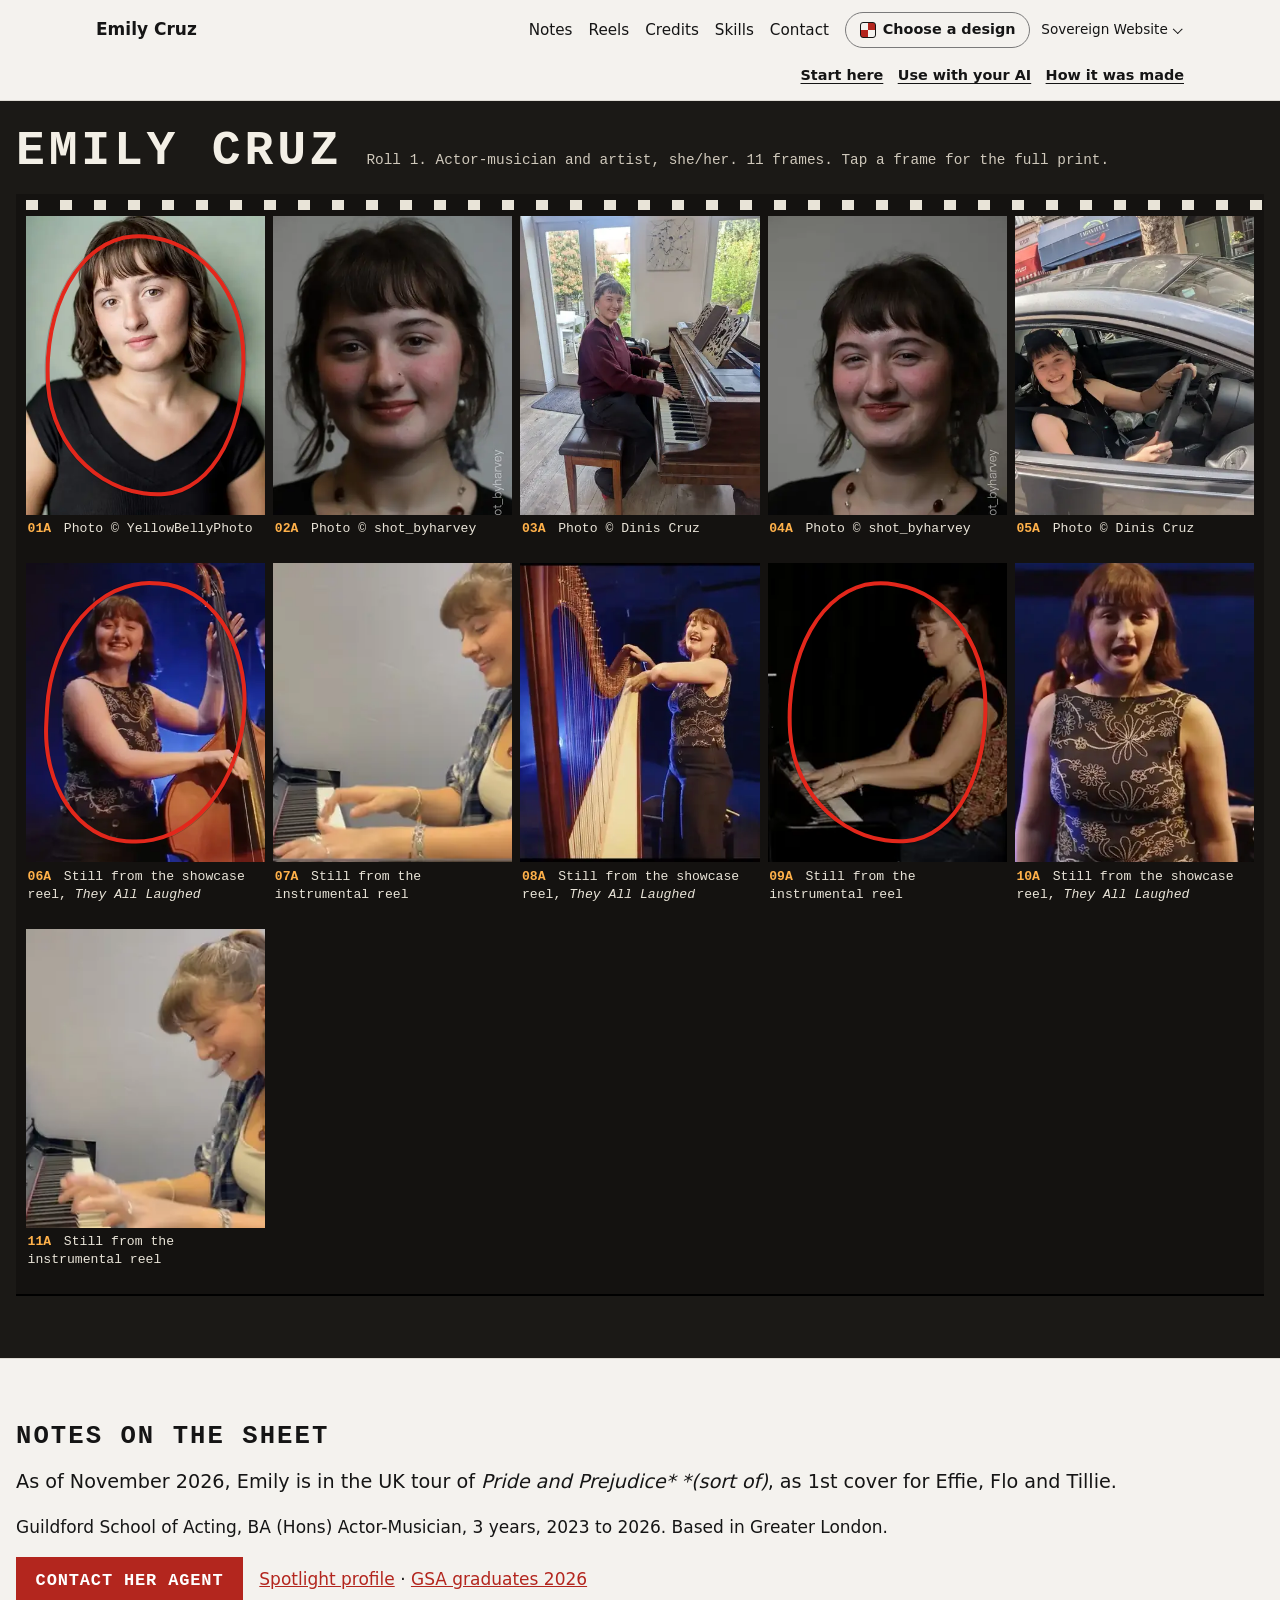
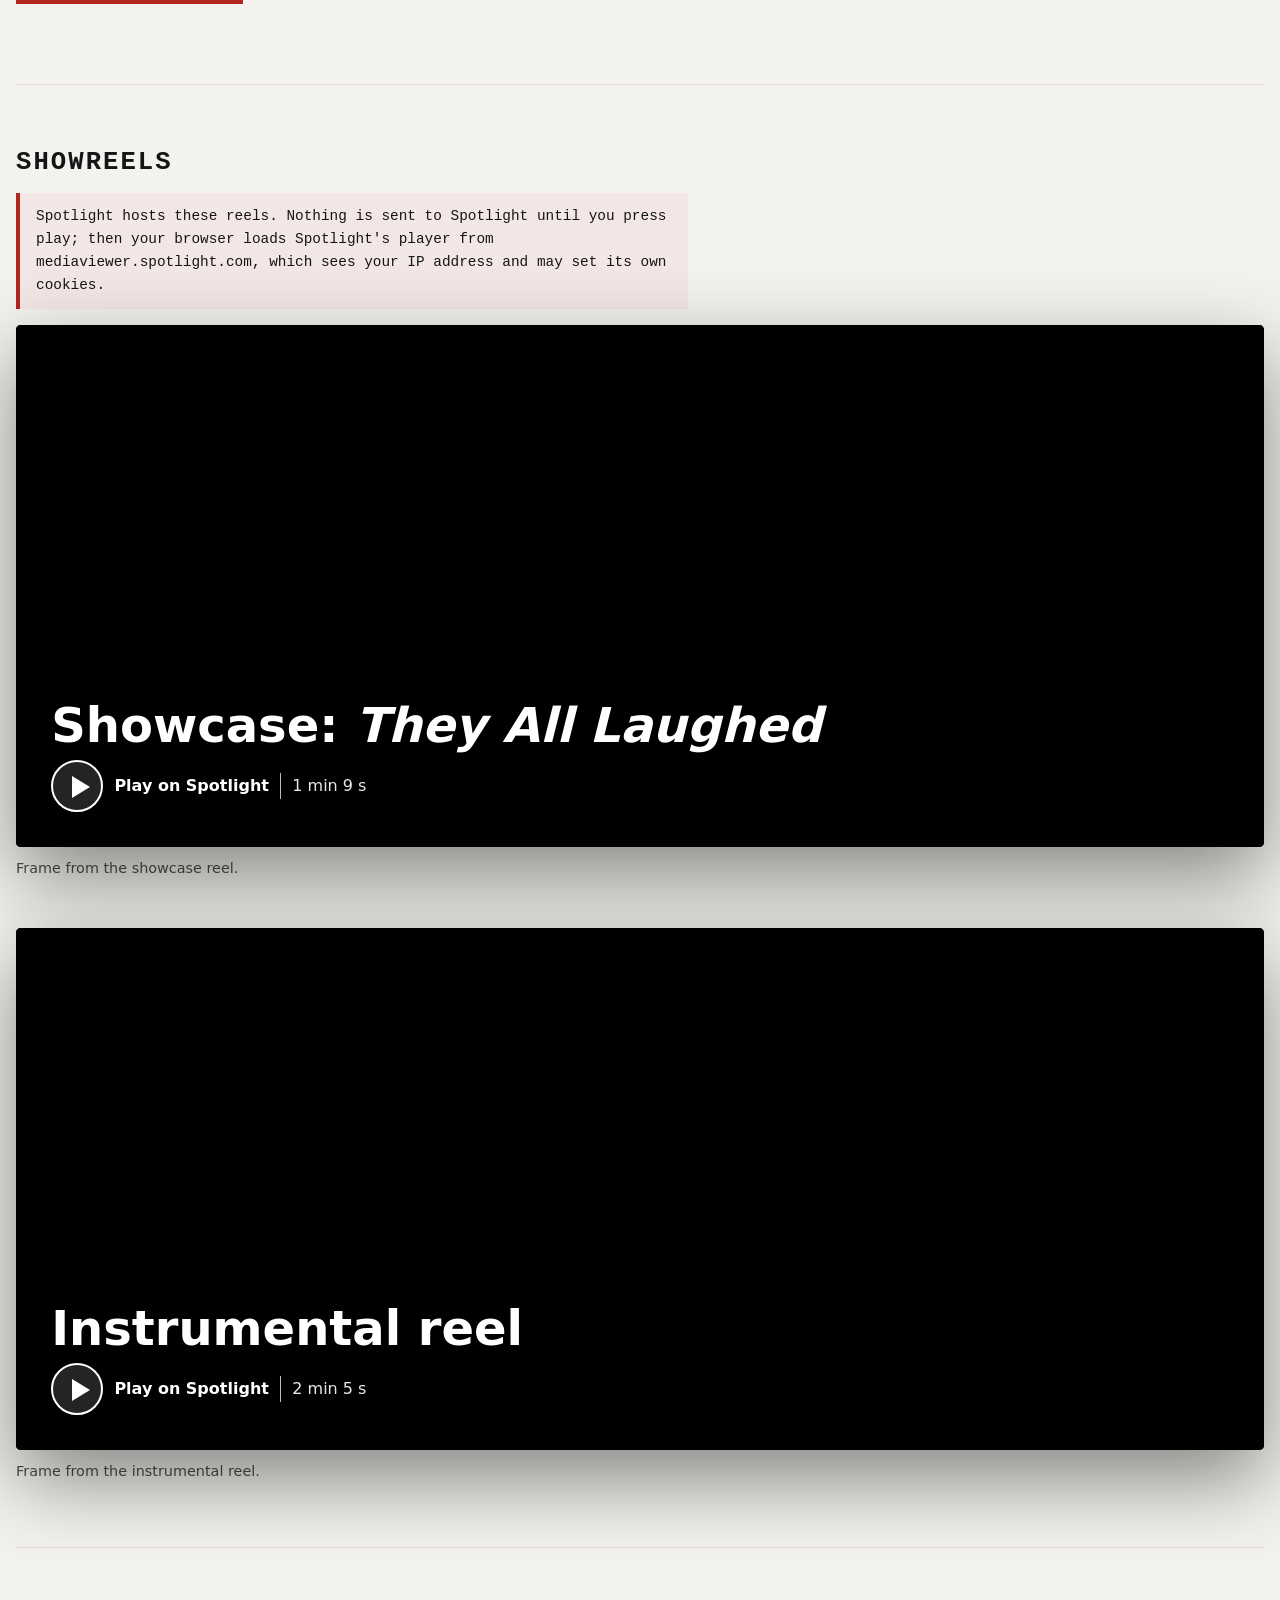
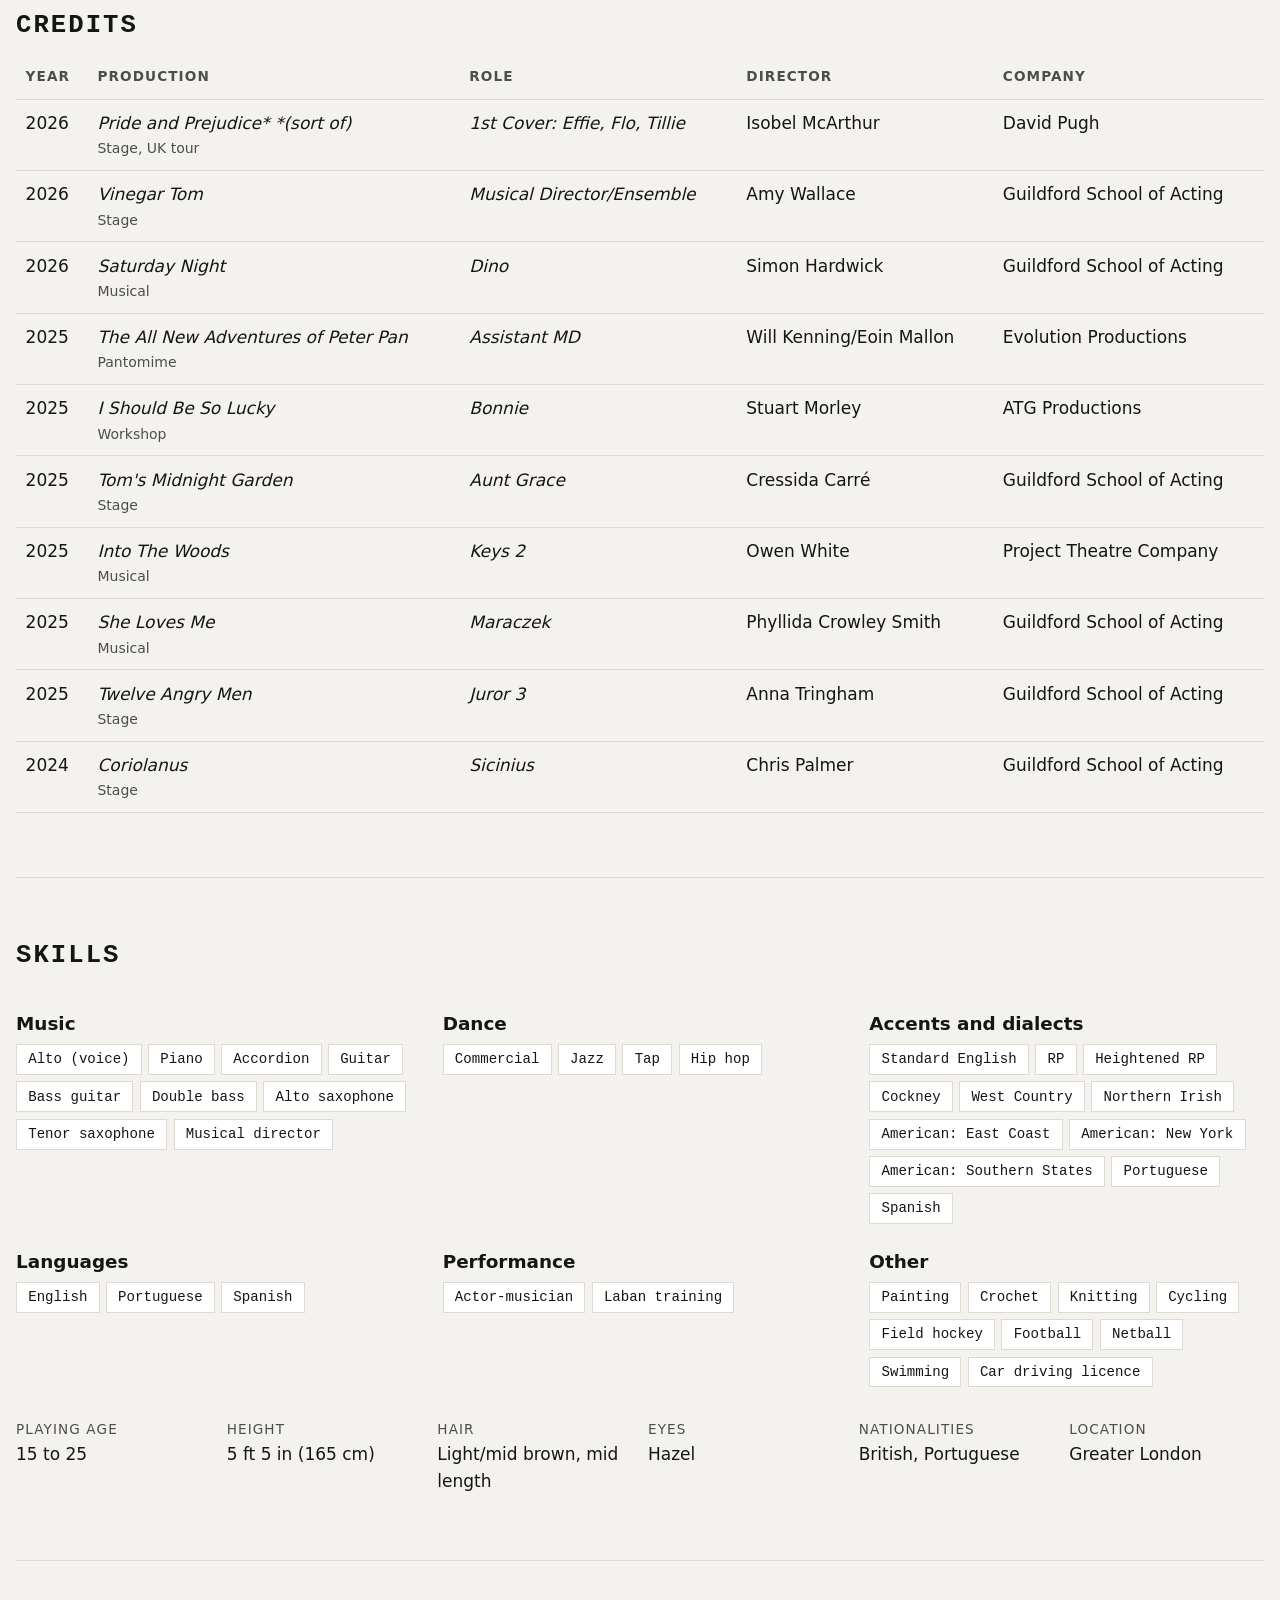
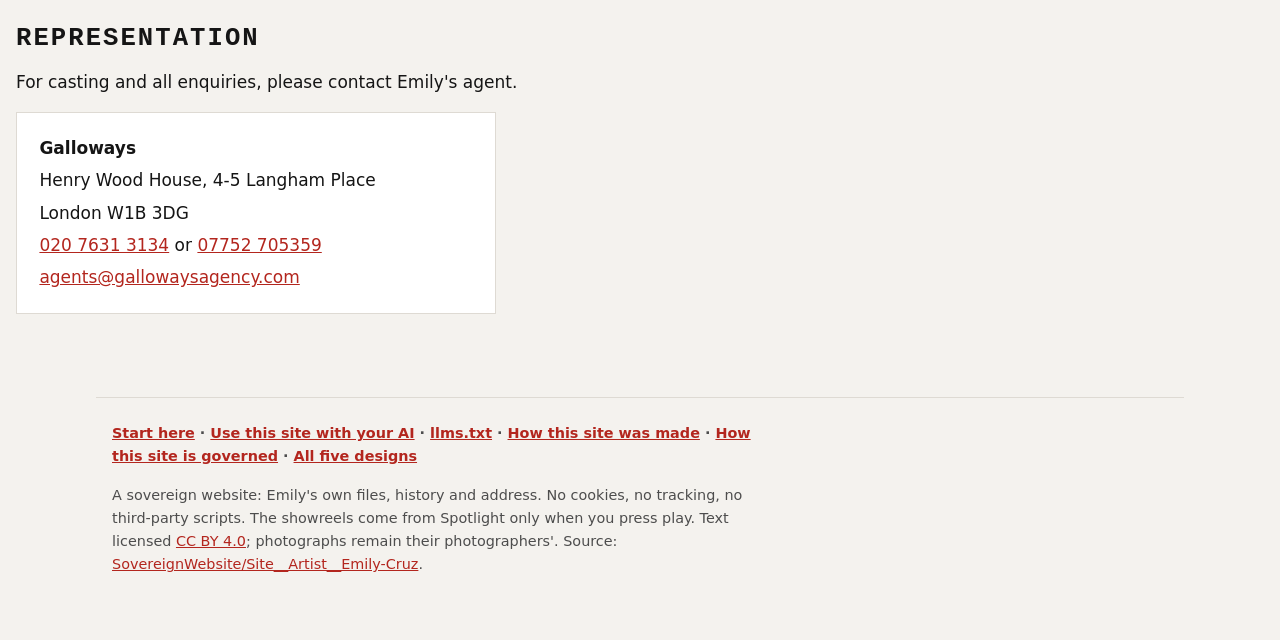
<file: site/designs/3.html>
<!doctype html>
<html lang="en-GB" class="d3">
<head>
<meta charset="utf-8">
<meta name="viewport" content="width=device-width, initial-scale=1">
<meta http-equiv="Content-Security-Policy" content="default-src 'self'; img-src 'self'; style-src 'self'; script-src 'self'; frame-src https://mediaviewer.spotlight.com; base-uri 'none'; form-action 'none'">
<meta name="referrer" content="strict-origin-when-cross-origin">
<title>Contact sheet design, Emily Cruz</title>
<meta name="description" content="Emily Cruz, actor-musician and artist. BA (Hons) Actor-Musician, Guildford School of Acting, 2026. Represented by Galloways.">
<link rel="canonical" href="https://emily-cruz.artist.sovereignweb.site/designs/3.html">
<meta property="og:type" content="website">
<meta property="og:site_name" content="Emily Cruz">
<meta property="og:locale" content="en_GB">
<meta property="og:title" content="Contact sheet design, Emily Cruz">
<meta property="og:description" content="Emily Cruz, actor-musician and artist. BA (Hons) Actor-Musician, Guildford School of Acting, 2026. Represented by Galloways.">
<meta property="og:url" content="https://emily-cruz.artist.sovereignweb.site/designs/3.html">
<meta property="og:image" content="https://emily-cruz.artist.sovereignweb.site/assets/share/card-1200x630.jpg">
<meta property="og:image:type" content="image/jpeg">
<meta property="og:image:width" content="1200">
<meta property="og:image:height" content="630">
<meta property="og:image:alt" content="Emily Cruz, actor-musician and artist, beside her headshot (photo YellowBellyPhoto)">
<meta name="twitter:card" content="summary_large_image">
<meta name="twitter:title" content="Contact sheet design, Emily Cruz">
<meta name="twitter:description" content="Emily Cruz, actor-musician and artist. BA (Hons) Actor-Musician, Guildford School of Acting, 2026. Represented by Galloways.">
<meta name="twitter:image" content="https://emily-cruz.artist.sovereignweb.site/assets/share/card-1200x630.jpg">
<meta name="twitter:image:alt" content="Emily Cruz, actor-musician and artist, beside her headshot (photo YellowBellyPhoto)">
<meta name="color-scheme" content="light dark">
<link rel="icon" href="../favicon.svg" type="image/svg+xml">
<link rel="stylesheet" href="../base.css">
<link rel="stylesheet" href="d3.css">
<script src="../reels.js" defer></script>
</head>
<body>
<a class="skip" href="#main">Skip to content</a>
<header class="bar">
  <a class="brand" href="../index.html">Emily Cruz</a>
  <nav aria-label="Sections"><a href="#about">Notes</a><a href="#reels">Reels</a><a href="#credits">Credits</a><a href="#skills">Skills</a><a href="#contact">Contact</a></nav>
  <p class="head-links"><a href="../start/">Start here</a> <a href="../agents/">Use with your AI</a> <a href="../admin/">How it was made</a></p>
  <div class="bar-right"><details class="chooser">
    <summary>Choose a design</summary>
    <div class="chooser-panel">
      <ul class="cards"><li><a href="1.html"><img src="../images/shots/d1-640.webp" alt="" width="640" height="400" loading="lazy" decoding="async"><strong>1. Programme</strong><span>A West End programme</span></a></li><li><a href="2.html"><img src="../images/shots/d2-640.webp" alt="" width="640" height="400" loading="lazy" decoding="async"><strong>2. Blue light</strong><span>The showcase stage</span></a></li><li><a href="3.html" aria-current="page"><img src="../images/shots/d3-640.webp" alt="" width="640" height="400" loading="lazy" decoding="async"><strong>3. Contact sheet</strong><span>A photographer's proof sheet</span></a></li><li><a href="4.html"><img src="../images/shots/d4-640.webp" alt="" width="640" height="400" loading="lazy" decoding="async"><strong>4. Score</strong><span>An engraved score</span></a></li><li><a href="5.html"><img src="../images/shots/d5-640.webp" alt="" width="640" height="400" loading="lazy" decoding="async"><strong>5. Brief</strong><span>A casting brief</span></a></li></ul>
      <p class="all"><a href="index.html">All five, side by side</a></p>
    </div>
  </details>
  <details class="family-credit">
  <summary>Sovereign Website</summary>
  <ul>
    <li><a href="/start/">Start here</a></li>
    <li><a href="/agents/">Use with your AI</a></li>
    <li class="family-gap"><a href="/admin/">How this site was made</a></li>
    <li><a href="https://sovereignwebsite.ai/">Sovereign Website</a></li>
    <li><a href="https://sovereignwebsite.org/">Principles</a></li>
    <li><a href="https://sovereignwebsite.site/">Hosted</a></li>
    <li><a href="https://hub.sovereignweb.site/">Hub</a></li>
    <li><a href="https://agents.sovereignweb.site/">Agents</a></li>
    <li><a href="https://vault.sovereignwebsite.site/">Vault</a></li>
    <li><a href="https://agenticcells.ai/">AgentiCCells</a></li>
    <li><a href="https://riskmandate.ai/">RiskMandate</a></li>
    <li><a href="https://newsroom.sgit.ai/">Newsroom</a></li>
  </ul>
</details></div>
</header>
<main id="main" tabindex="-1">
<section class="sheet" id="top" aria-labelledby="name">
  <header class="sheet-head">
    <h1 id="name">Emily Cruz</h1>
    <p>Roll 1. Actor-musician and artist, she/her. 11 frames. Tap a frame for the full print.</p>
  </header>
  <ol class="strip"><li class="frame-cell"><a href="../images/headshot-1400.webp"><img src="../images/headshot-720.webp" srcset="../images/headshot-400.webp 400w, ../images/headshot-720.webp 720w" sizes="(min-width: 68rem) 16rem, (min-width: 30rem) 33vw, 50vw" alt="Emily Cruz, head and shoulders, against a sage green wall" width="720" height="902" fetchpriority="high"></a>
      <p class="label"><span class="no">01A</span> Photo © YellowBellyPhoto</p></li><li class="frame-cell"><a href="../images/harvey-1-1400.webp"><img src="../images/harvey-1-720.webp" srcset="../images/harvey-1-400.webp 400w, ../images/harvey-1-720.webp 720w" sizes="(min-width: 68rem) 16rem, (min-width: 30rem) 33vw, 50vw" alt="Emily Cruz, close portrait against a grey background, smiling softly" width="720" height="1086" fetchpriority="high"></a>
      <p class="label"><span class="no">02A</span> Photo © shot_byharvey</p></li><li class="frame-cell"><a href="../images/piano-1400.webp"><img src="../images/piano-720.webp" srcset="../images/piano-400.webp 400w, ../images/piano-720.webp 720w" sizes="(min-width: 68rem) 16rem, (min-width: 30rem) 33vw, 50vw" alt="Emily Cruz playing a grand piano in a bright room, smiling at the camera" width="720" height="960" fetchpriority="high"></a>
      <p class="label"><span class="no">03A</span> Photo © Dinis Cruz</p></li><li class="frame-cell"><a href="../images/harvey-2-1400.webp"><img src="../images/harvey-2-720.webp" srcset="../images/harvey-2-400.webp 400w, ../images/harvey-2-720.webp 720w" sizes="(min-width: 68rem) 16rem, (min-width: 30rem) 33vw, 50vw" alt="Emily Cruz, close portrait against a grey background, laughing" width="720" height="1086" fetchpriority="high"></a>
      <p class="label"><span class="no">04A</span> Photo © shot_byharvey</p></li><li class="frame-cell"><a href="../images/driving-1400.webp"><img src="../images/driving-720.webp" srcset="../images/driving-400.webp 400w, ../images/driving-720.webp 720w" sizes="(min-width: 68rem) 16rem, (min-width: 30rem) 33vw, 50vw" alt="Emily Cruz smiling from the driver&#x27;s seat of a car, window down" width="720" height="922" loading="lazy" decoding="async"></a>
      <p class="label"><span class="no">05A</span> Photo © Dinis Cruz</p></li><li class="frame-cell"><a href="../images/reel-double-bass-1400.webp"><img src="../images/reel-double-bass-720.webp" srcset="../images/reel-double-bass-400.webp 400w, ../images/reel-double-bass-720.webp 720w" sizes="(min-width: 68rem) 16rem, (min-width: 30rem) 33vw, 50vw" alt="Emily Cruz on stage under blue light, smiling, playing double bass" width="720" height="1181" loading="lazy" decoding="async"></a>
      <p class="label"><span class="no">06A</span> Still from the showcase reel, <em>They All Laughed</em></p></li><li class="frame-cell"><a href="../images/reel-piano-smile-1400.webp"><img src="../images/reel-piano-smile-720.webp" srcset="../images/reel-piano-smile-400.webp 400w, ../images/reel-piano-smile-720.webp 720w" sizes="(min-width: 68rem) 16rem, (min-width: 30rem) 33vw, 50vw" alt="Emily Cruz smiling as she plays a digital piano" width="720" height="598" loading="lazy" decoding="async"></a>
      <p class="label"><span class="no">07A</span> Still from the instrumental reel</p></li><li class="frame-cell"><a href="../images/reel-harp-1400.webp"><img src="../images/reel-harp-720.webp" srcset="../images/reel-harp-400.webp 400w, ../images/reel-harp-720.webp 720w" sizes="(min-width: 68rem) 16rem, (min-width: 30rem) 33vw, 50vw" alt="Emily Cruz laughing as she leans on a concert harp on stage" width="720" height="874" loading="lazy" decoding="async"></a>
      <p class="label"><span class="no">08A</span> Still from the showcase reel, <em>They All Laughed</em></p></li><li class="frame-cell"><a href="../images/reel-piano-dark-1400.webp"><img src="../images/reel-piano-dark-720.webp" srcset="../images/reel-piano-dark-400.webp 400w, ../images/reel-piano-dark-720.webp 720w" sizes="(min-width: 68rem) 16rem, (min-width: 30rem) 33vw, 50vw" alt="Emily Cruz playing an upright piano against a black background" width="720" height="546" loading="lazy" decoding="async"></a>
      <p class="label"><span class="no">09A</span> Still from the instrumental reel</p></li><li class="frame-cell"><a href="../images/reel-singing-1400.webp"><img src="../images/reel-singing-720.webp" srcset="../images/reel-singing-400.webp 400w, ../images/reel-singing-720.webp 720w" sizes="(min-width: 68rem) 16rem, (min-width: 30rem) 33vw, 50vw" alt="Emily Cruz singing on stage under blue light" width="720" height="1224" loading="lazy" decoding="async"></a>
      <p class="label"><span class="no">10A</span> Still from the showcase reel, <em>They All Laughed</em></p></li><li class="frame-cell"><a href="../images/reel-piano-laugh-1400.webp"><img src="../images/reel-piano-laugh-720.webp" srcset="../images/reel-piano-laugh-400.webp 400w, ../images/reel-piano-laugh-720.webp 720w" sizes="(min-width: 68rem) 16rem, (min-width: 30rem) 33vw, 50vw" alt="Emily Cruz laughing at the piano" width="720" height="619" loading="lazy" decoding="async"></a>
      <p class="label"><span class="no">11A</span> Still from the instrumental reel</p></li></ol>
</section>
<section id="about" aria-labelledby="about-h">
  <h2 id="about-h">Notes on the sheet</h2>
  <p class="lead">As of November 2026, Emily is in the UK tour of <em>Pride and Prejudice* *(sort of)</em>, as 1st cover for Effie, Flo and Tillie.</p>
  <p>Guildford School of Acting, BA (Hons) Actor-Musician, 3 years, 2023 to 2026. Based in Greater London.</p>
  <p><a class="btn primary" href="#contact">Contact her agent</a> &nbsp; <a href="https://app.spotlight.com/5165-0192-6691">Spotlight profile</a> <span aria-hidden="true">·</span> <a href="https://gsauk.org/2026-ba-hons-actor-musician-graduates">GSA graduates 2026</a></p>
</section>
<section id="reels" aria-labelledby="reels-h">
  <h2 id="reels-h">Showreels</h2>
  <p class="note">Spotlight hosts these reels. Nothing is sent to Spotlight until you press play; then your browser loads Spotlight's player from mediaviewer.spotlight.com, which sees your IP address and may set its own cookies.</p>
  <div class="reels"><figure class="reel">
      <div class="frame" data-src="https://mediaviewer.spotlight.com/artist/showreels?artistRef=F179571&startClipId=df1cff5d-ab84-4925-a414-c1125c5c5087" data-title="Showcase: They All Laughed">
        <a class="play" href="https://mediaviewer.spotlight.com/artist/showreels?artistRef=F179571&startClipId=df1cff5d-ab84-4925-a414-c1125c5c5087">
          <img src="../images/poster-showcase-640.webp" srcset="../images/poster-showcase-640.webp 640w, ../images/poster-showcase-1280.webp 1280w" sizes="(min-width: 46rem) 64rem, 100vw" alt="Emily Cruz singing with a double bass on a blue-lit stage" width="1280" height="720" loading="lazy" decoding="async">
          <span class="reel-title">Showcase: <em>They All Laughed</em></span>
          <span class="reel-cta"><span class="icon" aria-hidden="true"></span><span>Play on Spotlight</span><span class="dur">1 min 9 s</span></span>
        </a>
      </div>
      <figcaption class="meta">Frame from the showcase reel.</figcaption>
    </figure><figure class="reel">
      <div class="frame" data-src="https://mediaviewer.spotlight.com/artist/showreels?artistRef=F179571&startClipId=d802afde-26aa-47e4-86d7-dda00125ae6d" data-title="Instrumental reel">
        <a class="play" href="https://mediaviewer.spotlight.com/artist/showreels?artistRef=F179571&startClipId=d802afde-26aa-47e4-86d7-dda00125ae6d">
          <img src="../images/poster-instrumental-640.webp" srcset="../images/poster-instrumental-640.webp 640w, ../images/poster-instrumental-1280.webp 1280w" sizes="(min-width: 46rem) 64rem, 100vw" alt="Emily Cruz playing an upright piano against a black background" width="1280" height="720" loading="lazy" decoding="async">
          <span class="reel-title">Instrumental reel</span>
          <span class="reel-cta"><span class="icon" aria-hidden="true"></span><span>Play on Spotlight</span><span class="dur">2 min 5 s</span></span>
        </a>
      </div>
      <figcaption class="meta">Frame from the instrumental reel.</figcaption>
    </figure></div>
</section>
<section id="credits" aria-labelledby="credits-h">
  <h2 id="credits-h">Credits</h2>
  <div class="table-wrap" tabindex="0" role="region" aria-label="Credits table">
  <table class="credits">
    <thead><tr><th scope="col">Year</th><th scope="col">Production</th><th scope="col">Role</th><th scope="col">Director</th><th scope="col">Company</th></tr></thead>
    <tbody><tr><td>2026</td><td><em>Pride and Prejudice* *(sort of)</em><span class="type">Stage, UK tour</span></td><td class="role">1st Cover: Effie, Flo, Tillie</td><td>Isobel McArthur</td><td>David Pugh</td></tr><tr><td>2026</td><td><em>Vinegar Tom</em><span class="type">Stage</span></td><td class="role">Musical Director/Ensemble</td><td>Amy Wallace</td><td>Guildford School of Acting</td></tr><tr><td>2026</td><td><em>Saturday Night</em><span class="type">Musical</span></td><td class="role">Dino</td><td>Simon Hardwick</td><td>Guildford School of Acting</td></tr><tr><td>2025</td><td><em>The All New Adventures of Peter Pan</em><span class="type">Pantomime</span></td><td class="role">Assistant MD</td><td>Will Kenning/Eoin Mallon</td><td>Evolution Productions</td></tr><tr><td>2025</td><td><em>I Should Be So Lucky</em><span class="type">Workshop</span></td><td class="role">Bonnie</td><td>Stuart Morley</td><td>ATG Productions</td></tr><tr><td>2025</td><td><em>Tom&#x27;s Midnight Garden</em><span class="type">Stage</span></td><td class="role">Aunt Grace</td><td>Cressida Carré</td><td>Guildford School of Acting</td></tr><tr><td>2025</td><td><em>Into The Woods</em><span class="type">Musical</span></td><td class="role">Keys 2</td><td>Owen White</td><td>Project Theatre Company</td></tr><tr><td>2025</td><td><em>She Loves Me</em><span class="type">Musical</span></td><td class="role">Maraczek</td><td>Phyllida Crowley Smith</td><td>Guildford School of Acting</td></tr><tr><td>2025</td><td><em>Twelve Angry Men</em><span class="type">Stage</span></td><td class="role">Juror 3</td><td>Anna Tringham</td><td>Guildford School of Acting</td></tr><tr><td>2024</td><td><em>Coriolanus</em><span class="type">Stage</span></td><td class="role">Sicinius</td><td>Chris Palmer</td><td>Guildford School of Acting</td></tr></tbody>
  </table>
  </div>
</section>
<section id="skills" aria-labelledby="skills-h">
  <h2 id="skills-h">Skills</h2>
  <div class="skills"><div><h3>Music</h3><ul class="tags"><li>Alto (voice)</li><li>Piano</li><li>Accordion</li><li>Guitar</li><li>Bass guitar</li><li>Double bass</li><li>Alto saxophone</li><li>Tenor saxophone</li><li>Musical director</li></ul></div><div><h3>Dance</h3><ul class="tags"><li>Commercial</li><li>Jazz</li><li>Tap</li><li>Hip hop</li></ul></div><div><h3>Accents and dialects</h3><ul class="tags"><li>Standard English</li><li>RP</li><li>Heightened RP</li><li>Cockney</li><li>West Country</li><li>Northern Irish</li><li>American: East Coast</li><li>American: New York</li><li>American: Southern States</li><li>Portuguese</li><li>Spanish</li></ul></div><div><h3>Languages</h3><ul class="tags"><li>English</li><li>Portuguese</li><li>Spanish</li></ul></div><div><h3>Performance</h3><ul class="tags"><li>Actor-musician</li><li>Laban training</li></ul></div><div><h3>Other</h3><ul class="tags"><li>Painting</li><li>Crochet</li><li>Knitting</li><li>Cycling</li><li>Field hockey</li><li>Football</li><li>Netball</li><li>Swimming</li><li>Car driving licence</li></ul></div></div>
  <dl class="facts"><div><dt>Playing age</dt><dd>15 to 25</dd></div><div><dt>Height</dt><dd>5 ft 5 in (165 cm)</dd></div><div><dt>Hair</dt><dd>Light/mid brown, mid length</dd></div><div><dt>Eyes</dt><dd>Hazel</dd></div><div><dt>Nationalities</dt><dd>British, Portuguese</dd></div><div><dt>Location</dt><dd>Greater London</dd></div></dl>
</section>
<section id="contact" aria-labelledby="contact-h">
  <h2 id="contact-h">Representation</h2>
  <p>For casting and all enquiries, please contact Emily's agent.</p>
  <address>
    <strong>Galloways</strong><br>
    Henry Wood House, 4-5 Langham Place<br>
    London W1B 3DG<br>
    <a href="tel:+442076313134">020 7631 3134</a> or <a href="tel:+447752705359">07752 705359</a><br>
    <a href="mailto:agents@gallowaysagency.com">agents@gallowaysagency.com</a>
  </address>
</section>
</main>
<footer>
  <p class="foot-links"><a href="../start/">Start here</a> <span aria-hidden="true">·</span> <a href="../agents/">Use this site with your AI</a> <span aria-hidden="true">·</span> <a href="../llms.txt">llms.txt</a> <span aria-hidden="true">·</span> <a href="../admin/">How this site was made</a> <span aria-hidden="true">·</span> <a href="../policy/">How this site is governed</a> <span aria-hidden="true">·</span> <a href="../designs/">All five designs</a></p>
  <p>A sovereign website: Emily's own files, history and address. No cookies, no tracking, no third-party scripts. The showreels come from Spotlight only when you press play. Text licensed <a href="https://creativecommons.org/licenses/by/4.0/">CC BY 4.0</a>; photographs remain their photographers'. Source: <a href="https://github.com/SovereignWebsite/Site__Artist__Emily-Cruz">SovereignWebsite/Site__Artist__Emily-Cruz</a>.</p>
</footer>
</body>
</html>
</file>
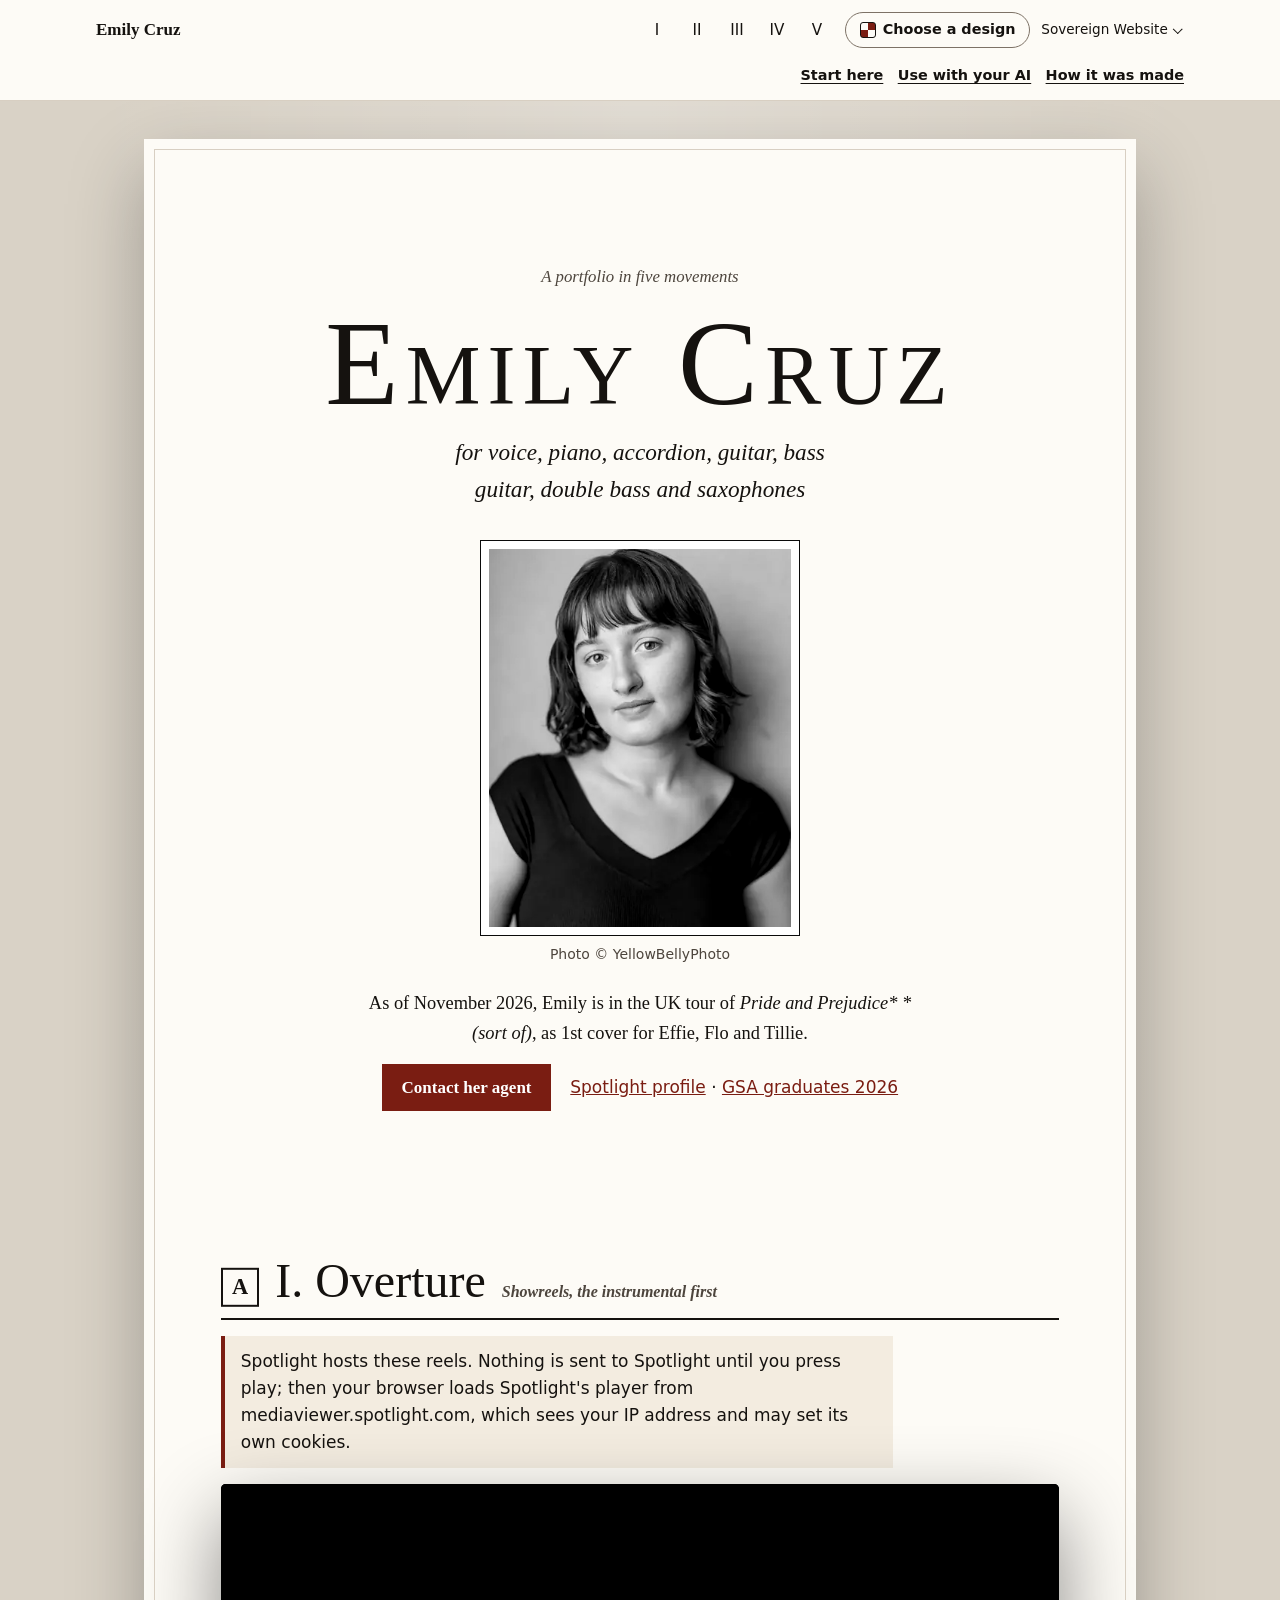
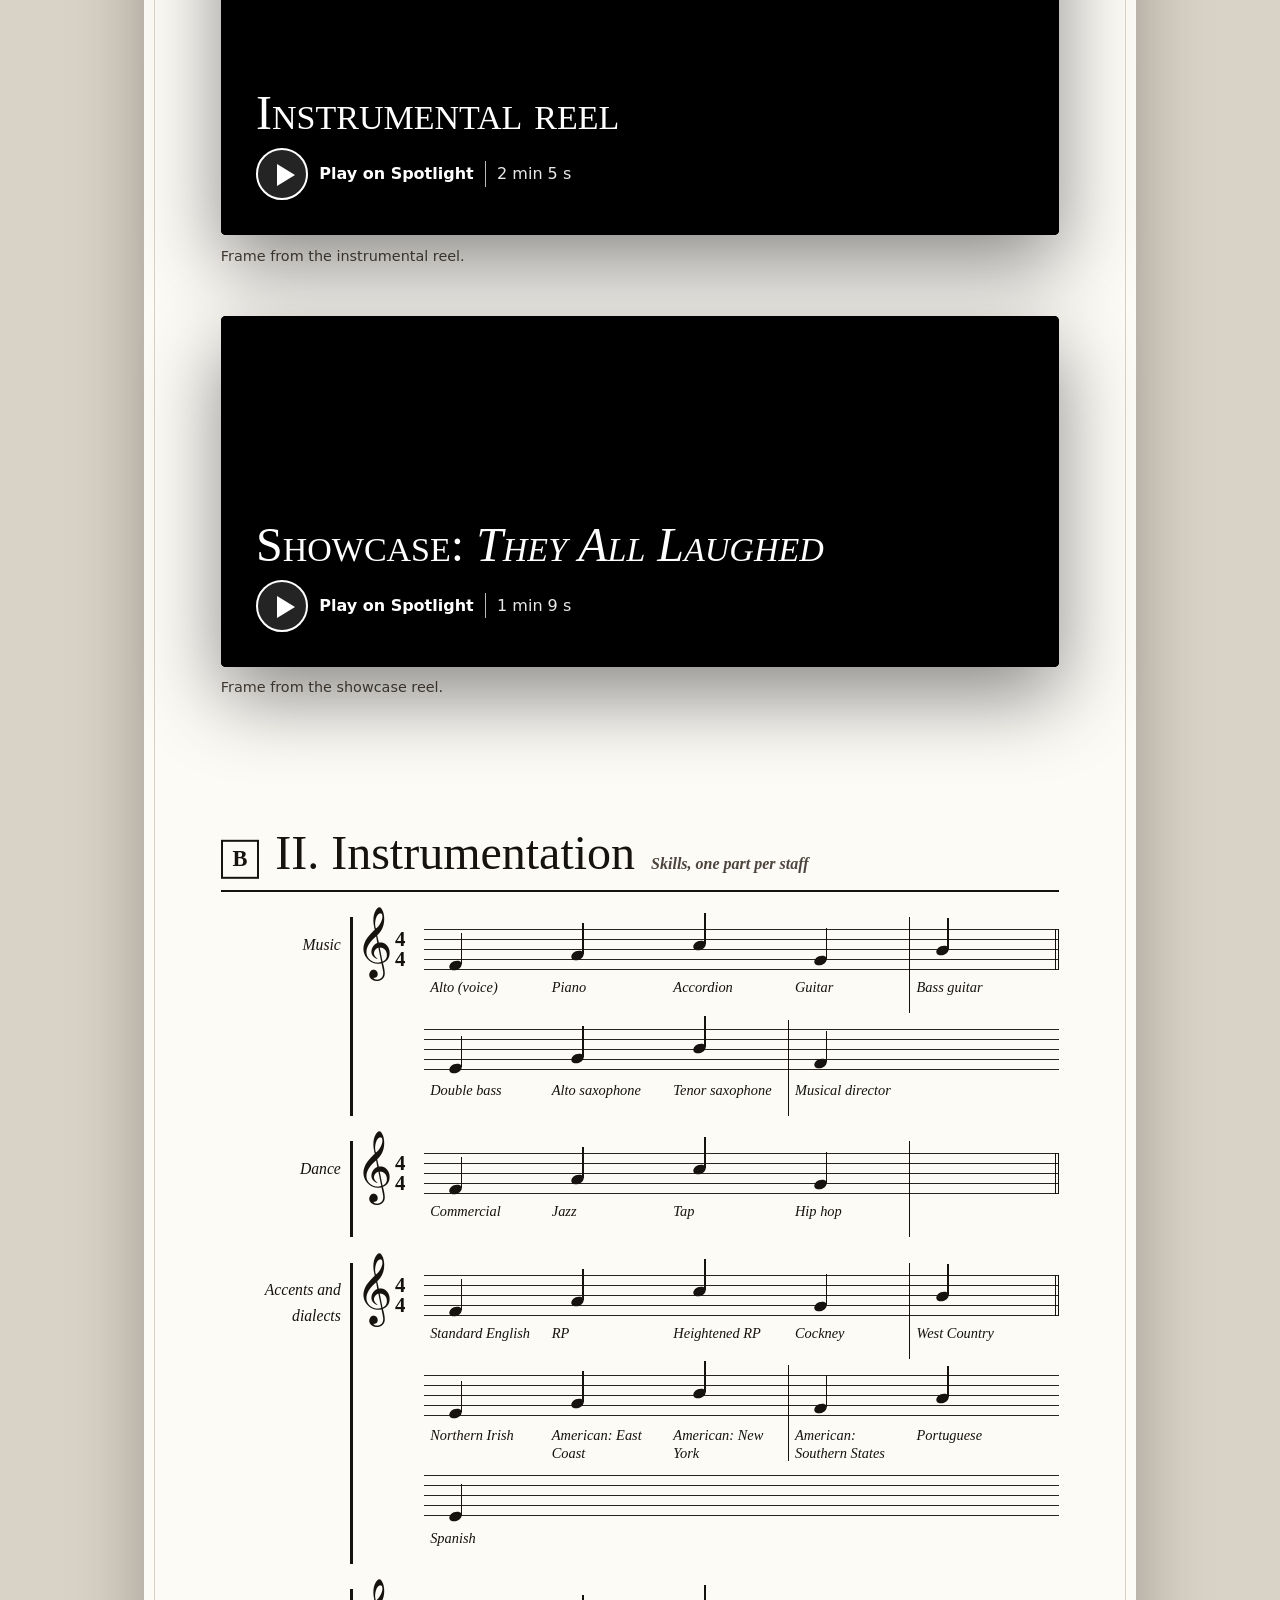
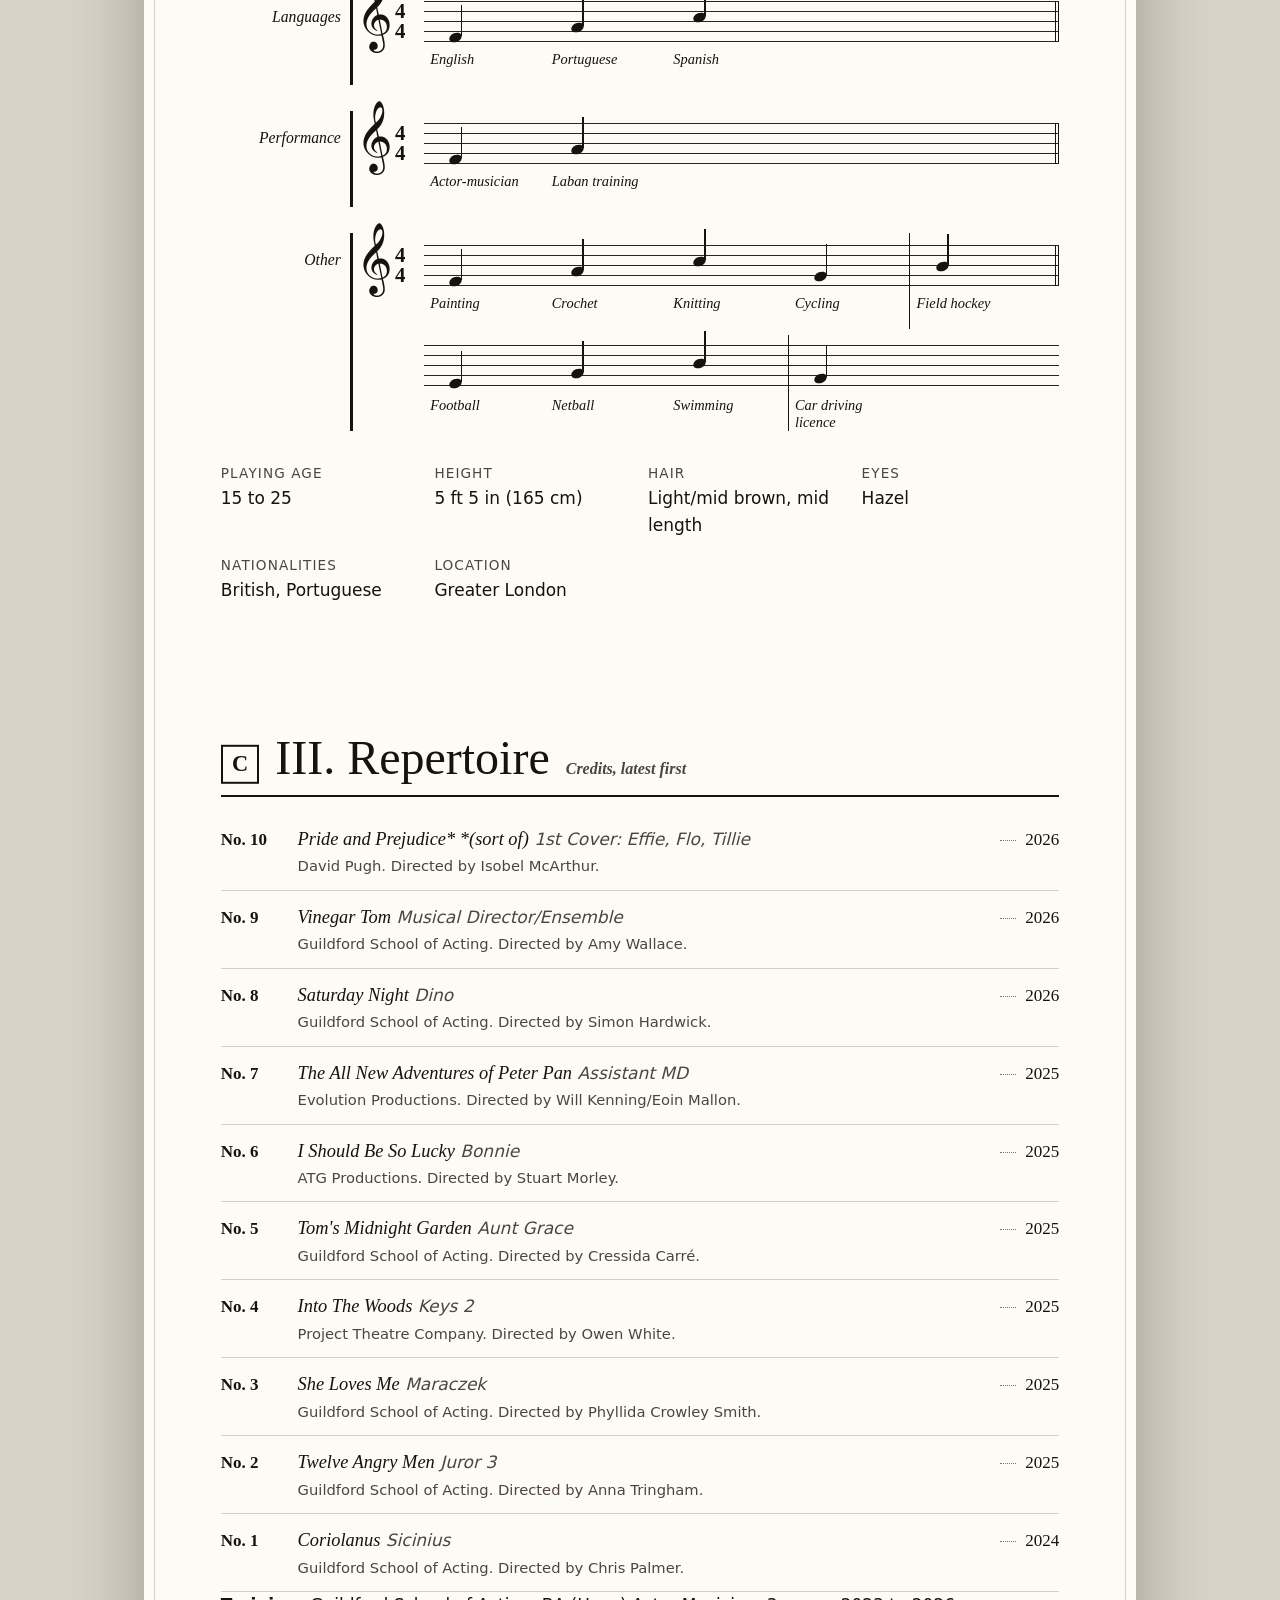
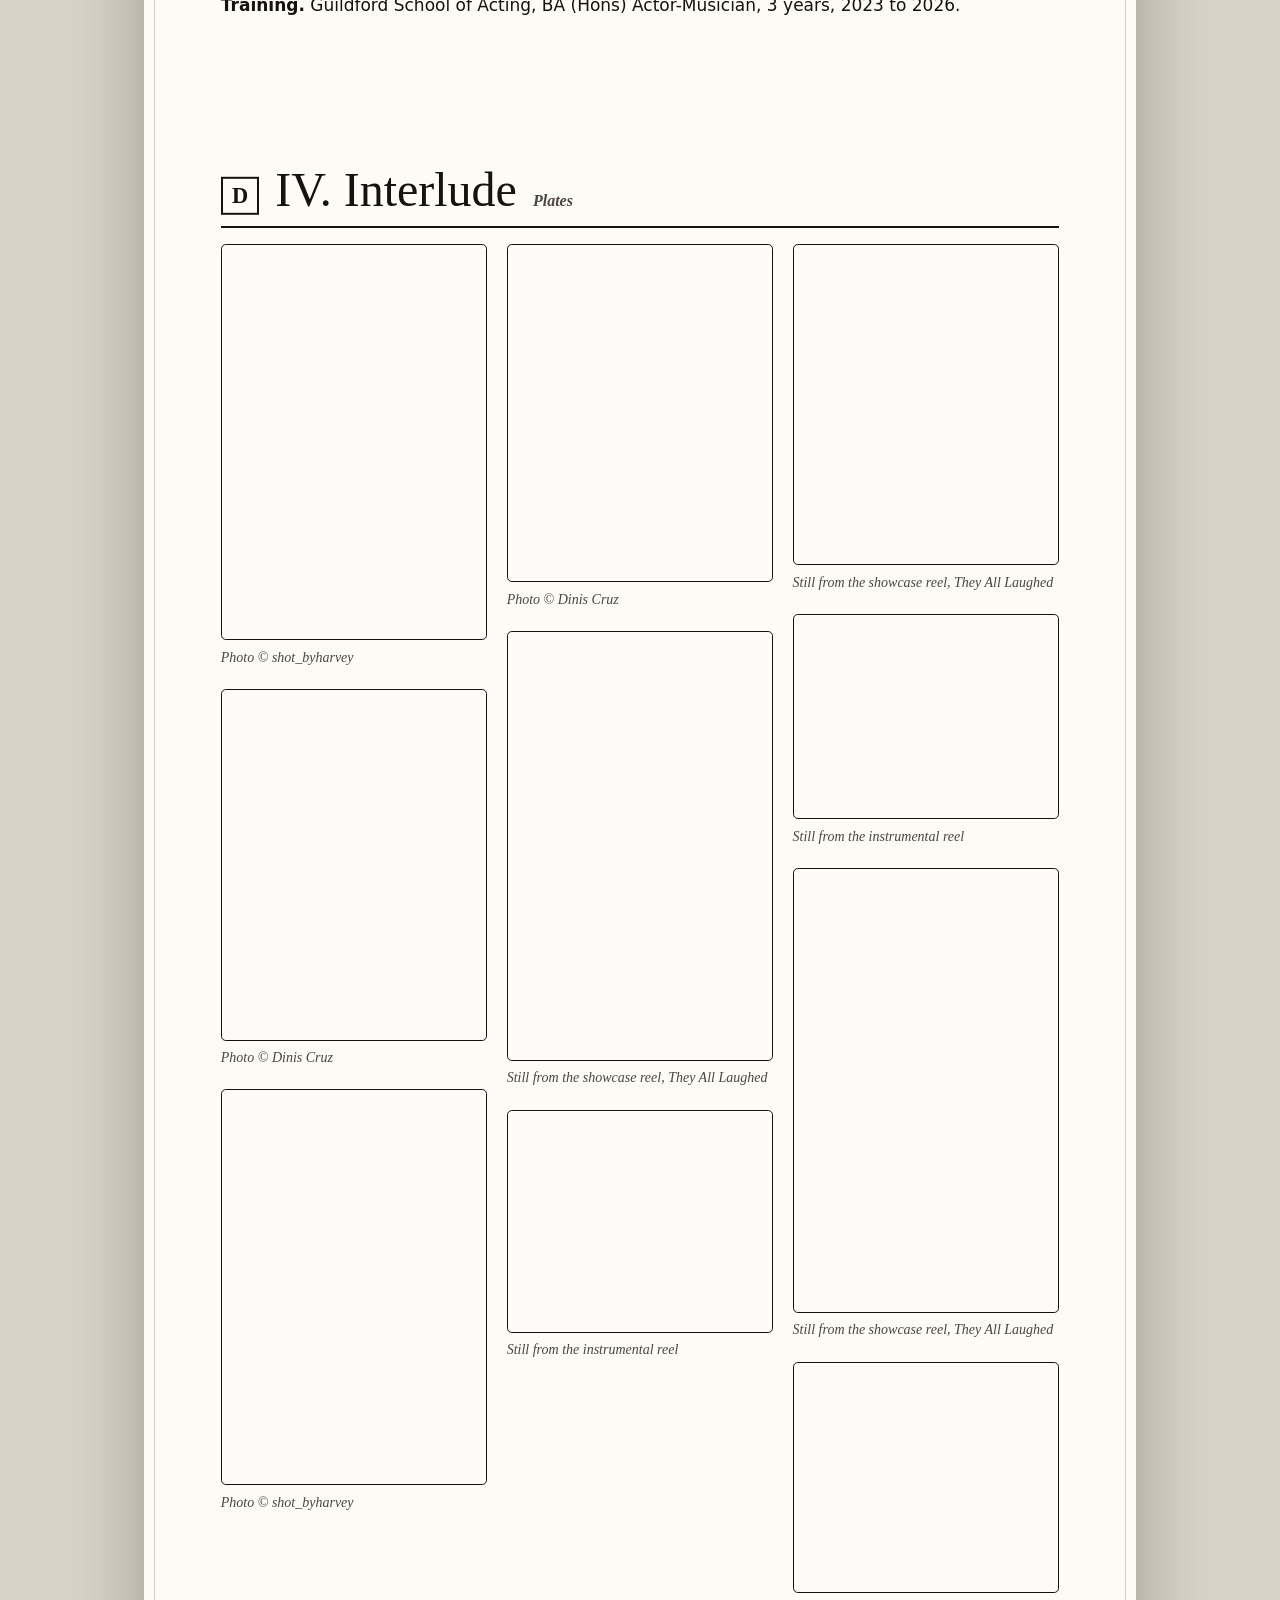
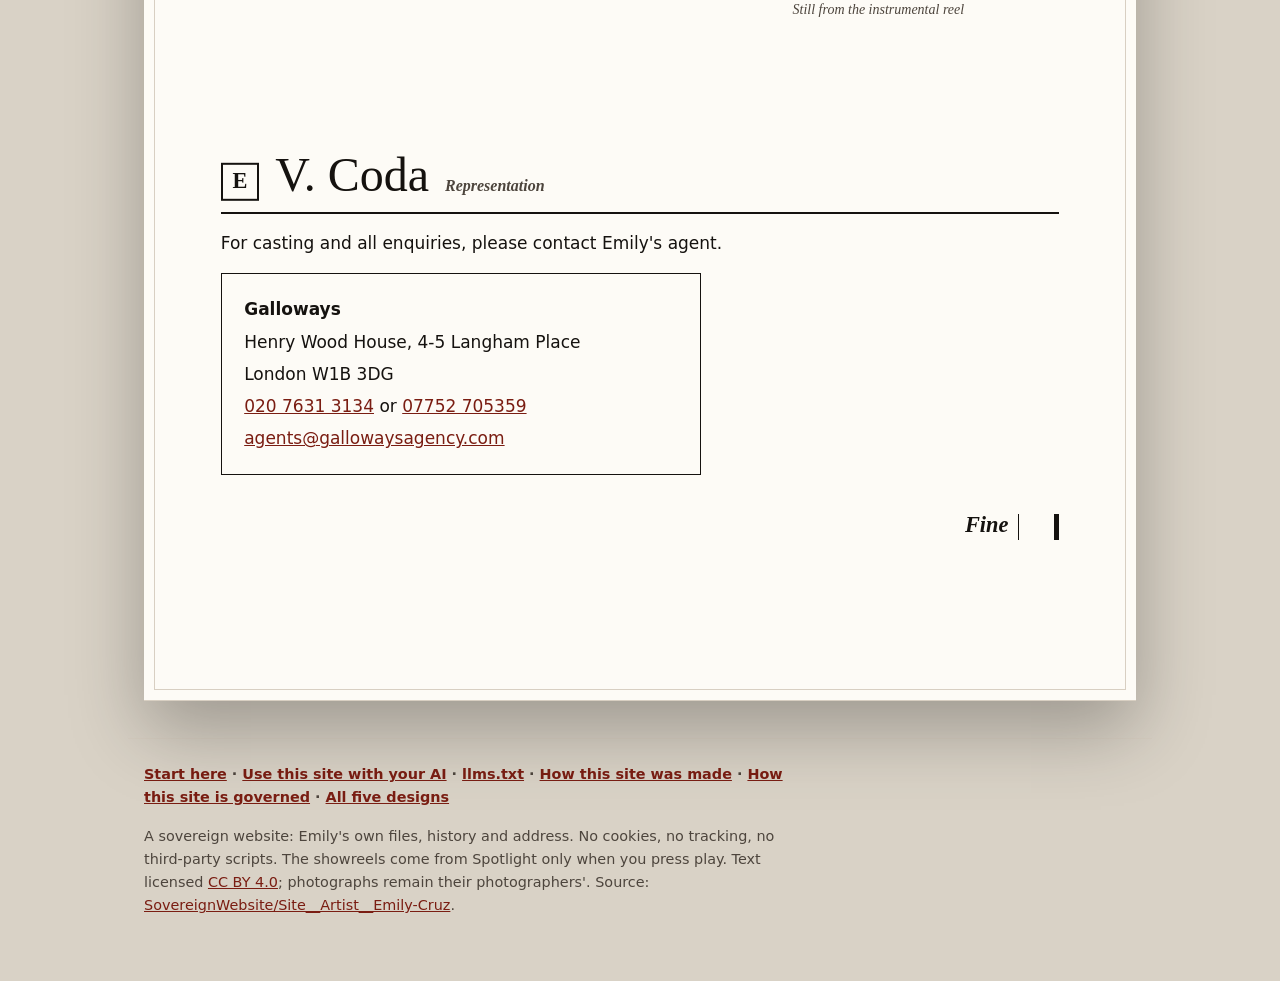
<file: site/designs/4.html>
<!doctype html>
<html lang="en-GB" class="d4">
<head>
<meta charset="utf-8">
<meta name="viewport" content="width=device-width, initial-scale=1">
<meta http-equiv="Content-Security-Policy" content="default-src 'self'; img-src 'self'; style-src 'self'; script-src 'self'; frame-src https://mediaviewer.spotlight.com; base-uri 'none'; form-action 'none'">
<meta name="referrer" content="strict-origin-when-cross-origin">
<title>Score design, Emily Cruz</title>
<meta name="description" content="Emily Cruz, actor-musician and artist. BA (Hons) Actor-Musician, Guildford School of Acting, 2026. Represented by Galloways.">
<link rel="canonical" href="https://emily-cruz.artist.sovereignweb.site/designs/4.html">
<meta property="og:type" content="website">
<meta property="og:site_name" content="Emily Cruz">
<meta property="og:locale" content="en_GB">
<meta property="og:title" content="Score design, Emily Cruz">
<meta property="og:description" content="Emily Cruz, actor-musician and artist. BA (Hons) Actor-Musician, Guildford School of Acting, 2026. Represented by Galloways.">
<meta property="og:url" content="https://emily-cruz.artist.sovereignweb.site/designs/4.html">
<meta property="og:image" content="https://emily-cruz.artist.sovereignweb.site/assets/share/card-1200x630.jpg">
<meta property="og:image:type" content="image/jpeg">
<meta property="og:image:width" content="1200">
<meta property="og:image:height" content="630">
<meta property="og:image:alt" content="Emily Cruz, actor-musician and artist, beside her headshot (photo YellowBellyPhoto)">
<meta name="twitter:card" content="summary_large_image">
<meta name="twitter:title" content="Score design, Emily Cruz">
<meta name="twitter:description" content="Emily Cruz, actor-musician and artist. BA (Hons) Actor-Musician, Guildford School of Acting, 2026. Represented by Galloways.">
<meta name="twitter:image" content="https://emily-cruz.artist.sovereignweb.site/assets/share/card-1200x630.jpg">
<meta name="twitter:image:alt" content="Emily Cruz, actor-musician and artist, beside her headshot (photo YellowBellyPhoto)">
<meta name="color-scheme" content="light dark">
<link rel="icon" href="../favicon.svg" type="image/svg+xml">
<link rel="stylesheet" href="../base.css">
<link rel="stylesheet" href="d4.css">
<script src="../reels.js" defer></script>
</head>
<body>
<a class="skip" href="#main">Skip to content</a>
<header class="bar">
  <a class="brand" href="../index.html">Emily Cruz</a>
  <nav aria-label="Sections"><a href="#reels">I</a><a href="#skills">II</a><a href="#credits">III</a><a href="#gallery">IV</a><a href="#contact">V</a></nav>
  <p class="head-links"><a href="../start/">Start here</a> <a href="../agents/">Use with your AI</a> <a href="../admin/">How it was made</a></p>
  <div class="bar-right"><details class="chooser">
    <summary>Choose a design</summary>
    <div class="chooser-panel">
      <ul class="cards"><li><a href="1.html"><img src="../images/shots/d1-640.webp" alt="" width="640" height="400" loading="lazy" decoding="async"><strong>1. Programme</strong><span>A West End programme</span></a></li><li><a href="2.html"><img src="../images/shots/d2-640.webp" alt="" width="640" height="400" loading="lazy" decoding="async"><strong>2. Blue light</strong><span>The showcase stage</span></a></li><li><a href="3.html"><img src="../images/shots/d3-640.webp" alt="" width="640" height="400" loading="lazy" decoding="async"><strong>3. Contact sheet</strong><span>A photographer's proof sheet</span></a></li><li><a href="4.html" aria-current="page"><img src="../images/shots/d4-640.webp" alt="" width="640" height="400" loading="lazy" decoding="async"><strong>4. Score</strong><span>An engraved score</span></a></li><li><a href="5.html"><img src="../images/shots/d5-640.webp" alt="" width="640" height="400" loading="lazy" decoding="async"><strong>5. Brief</strong><span>A casting brief</span></a></li></ul>
      <p class="all"><a href="index.html">All five, side by side</a></p>
    </div>
  </details>
  <details class="family-credit">
  <summary>Sovereign Website</summary>
  <ul>
    <li><a href="/start/">Start here</a></li>
    <li><a href="/agents/">Use with your AI</a></li>
    <li class="family-gap"><a href="/admin/">How this site was made</a></li>
    <li><a href="https://sovereignwebsite.ai/">Sovereign Website</a></li>
    <li><a href="https://sovereignwebsite.org/">Principles</a></li>
    <li><a href="https://sovereignwebsite.site/">Hosted</a></li>
    <li><a href="https://hub.sovereignweb.site/">Hub</a></li>
    <li><a href="https://agents.sovereignweb.site/">Agents</a></li>
    <li><a href="https://vault.sovereignwebsite.site/">Vault</a></li>
    <li><a href="https://agenticcells.ai/">AgentiCCells</a></li>
    <li><a href="https://riskmandate.ai/">RiskMandate</a></li>
    <li><a href="https://newsroom.sgit.ai/">Newsroom</a></li>
  </ul>
</details></div>
</header>
<main id="main" tabindex="-1">
<div class="sheet">
<section class="title-page" id="top" aria-labelledby="name">
  <p class="dedication"><em>A portfolio in five movements</em></p>
  <h1 id="name">Emily Cruz</h1>
  <p class="for"><em>for voice, piano, accordion, guitar, bass guitar, double bass and saxophones</em></p>
  <figure class="frontis"><img src="../images/headshot-720.webp" srcset="../images/headshot-400.webp 400w, ../images/headshot-720.webp 720w, ../images/headshot-1400.webp 1400w" sizes="(min-width: 46rem) 20rem, 60vw" alt="Emily Cruz, head and shoulders, against a sage green wall" width="720" height="902" fetchpriority="high"><figcaption>Photo © YellowBellyPhoto</figcaption></figure>
  <p class="lead">As of November 2026, Emily is in the UK tour of <em>Pride and Prejudice* *(sort of)</em>, as 1st cover for Effie, Flo and Tillie.</p>
  <p class="cta"><a class="btn primary" href="#contact">Contact her agent</a> <span class="links"><a href="https://app.spotlight.com/5165-0192-6691">Spotlight profile</a> <span aria-hidden="true">·</span> <a href="https://gsauk.org/2026-ba-hons-actor-musician-graduates">GSA graduates 2026</a></span></p>
</section>
<section id="reels" class="movement" aria-labelledby="reels-h">
  <h2 id="reels-h"><span class="mark" aria-hidden="true">A</span> I. Overture <span class="tempo">Showreels, the instrumental first</span></h2>
  <p class="note">Spotlight hosts these reels. Nothing is sent to Spotlight until you press play; then your browser loads Spotlight's player from mediaviewer.spotlight.com, which sees your IP address and may set its own cookies.</p>
  <div class="reels"><figure class="reel">
      <div class="frame" data-src="https://mediaviewer.spotlight.com/artist/showreels?artistRef=F179571&startClipId=d802afde-26aa-47e4-86d7-dda00125ae6d" data-title="Instrumental reel">
        <a class="play" href="https://mediaviewer.spotlight.com/artist/showreels?artistRef=F179571&startClipId=d802afde-26aa-47e4-86d7-dda00125ae6d">
          <img src="../images/poster-instrumental-640.webp" srcset="../images/poster-instrumental-640.webp 640w, ../images/poster-instrumental-1280.webp 1280w" sizes="(min-width: 46rem) 64rem, 100vw" alt="Emily Cruz playing an upright piano against a black background" width="1280" height="720" loading="lazy" decoding="async">
          <span class="reel-title">Instrumental reel</span>
          <span class="reel-cta"><span class="icon" aria-hidden="true"></span><span>Play on Spotlight</span><span class="dur">2 min 5 s</span></span>
        </a>
      </div>
      <figcaption class="meta">Frame from the instrumental reel.</figcaption>
    </figure><figure class="reel">
      <div class="frame" data-src="https://mediaviewer.spotlight.com/artist/showreels?artistRef=F179571&startClipId=df1cff5d-ab84-4925-a414-c1125c5c5087" data-title="Showcase: They All Laughed">
        <a class="play" href="https://mediaviewer.spotlight.com/artist/showreels?artistRef=F179571&startClipId=df1cff5d-ab84-4925-a414-c1125c5c5087">
          <img src="../images/poster-showcase-640.webp" srcset="../images/poster-showcase-640.webp 640w, ../images/poster-showcase-1280.webp 1280w" sizes="(min-width: 46rem) 64rem, 100vw" alt="Emily Cruz singing with a double bass on a blue-lit stage" width="1280" height="720" loading="lazy" decoding="async">
          <span class="reel-title">Showcase: <em>They All Laughed</em></span>
          <span class="reel-cta"><span class="icon" aria-hidden="true"></span><span>Play on Spotlight</span><span class="dur">1 min 9 s</span></span>
        </a>
      </div>
      <figcaption class="meta">Frame from the showcase reel.</figcaption>
    </figure></div>
</section>
<section id="skills" class="movement" aria-labelledby="skills-h">
  <h2 id="skills-h"><span class="mark" aria-hidden="true">B</span> II. Instrumentation <span class="tempo">Skills, one part per staff</span></h2>
  <div class="system"><p class="part">Music</p><div class="staff"><span class="clef" aria-hidden="true">𝄞</span><span class="time" aria-hidden="true"><span>4</span><span>4</span></span><ol class="notes"><li><span class='lyric'>Alto (voice)</span></li><li><span class='lyric'>Piano</span></li><li><span class='lyric'>Accordion</span></li><li><span class='lyric'>Guitar</span></li><li><span class='lyric'>Bass guitar</span></li><li><span class='lyric'>Double bass</span></li><li><span class='lyric'>Alto saxophone</span></li><li><span class='lyric'>Tenor saxophone</span></li><li><span class='lyric'>Musical director</span></li></ol></div></div><div class="system"><p class="part">Dance</p><div class="staff"><span class="clef" aria-hidden="true">𝄞</span><span class="time" aria-hidden="true"><span>4</span><span>4</span></span><ol class="notes"><li><span class='lyric'>Commercial</span></li><li><span class='lyric'>Jazz</span></li><li><span class='lyric'>Tap</span></li><li><span class='lyric'>Hip hop</span></li></ol></div></div><div class="system"><p class="part">Accents and dialects</p><div class="staff"><span class="clef" aria-hidden="true">𝄞</span><span class="time" aria-hidden="true"><span>4</span><span>4</span></span><ol class="notes"><li><span class='lyric'>Standard English</span></li><li><span class='lyric'>RP</span></li><li><span class='lyric'>Heightened RP</span></li><li><span class='lyric'>Cockney</span></li><li><span class='lyric'>West Country</span></li><li><span class='lyric'>Northern Irish</span></li><li><span class='lyric'>American: East Coast</span></li><li><span class='lyric'>American: New York</span></li><li><span class='lyric'>American: Southern States</span></li><li><span class='lyric'>Portuguese</span></li><li><span class='lyric'>Spanish</span></li></ol></div></div><div class="system"><p class="part">Languages</p><div class="staff"><span class="clef" aria-hidden="true">𝄞</span><span class="time" aria-hidden="true"><span>4</span><span>4</span></span><ol class="notes"><li><span class='lyric'>English</span></li><li><span class='lyric'>Portuguese</span></li><li><span class='lyric'>Spanish</span></li></ol></div></div><div class="system"><p class="part">Performance</p><div class="staff"><span class="clef" aria-hidden="true">𝄞</span><span class="time" aria-hidden="true"><span>4</span><span>4</span></span><ol class="notes"><li><span class='lyric'>Actor-musician</span></li><li><span class='lyric'>Laban training</span></li></ol></div></div><div class="system"><p class="part">Other</p><div class="staff"><span class="clef" aria-hidden="true">𝄞</span><span class="time" aria-hidden="true"><span>4</span><span>4</span></span><ol class="notes"><li><span class='lyric'>Painting</span></li><li><span class='lyric'>Crochet</span></li><li><span class='lyric'>Knitting</span></li><li><span class='lyric'>Cycling</span></li><li><span class='lyric'>Field hockey</span></li><li><span class='lyric'>Football</span></li><li><span class='lyric'>Netball</span></li><li><span class='lyric'>Swimming</span></li><li><span class='lyric'>Car driving licence</span></li></ol></div></div>
  <dl class="facts"><div><dt>Playing age</dt><dd>15 to 25</dd></div><div><dt>Height</dt><dd>5 ft 5 in (165 cm)</dd></div><div><dt>Hair</dt><dd>Light/mid brown, mid length</dd></div><div><dt>Eyes</dt><dd>Hazel</dd></div><div><dt>Nationalities</dt><dd>British, Portuguese</dd></div><div><dt>Location</dt><dd>Greater London</dd></div></dl>
</section>
<section id="credits" class="movement" aria-labelledby="credits-h">
  <h2 id="credits-h"><span class="mark" aria-hidden="true">C</span> III. Repertoire <span class="tempo">Credits, latest first</span></h2>
  <ol class="repertoire"><li><span class="no">No. 10</span><span class="t"><em>Pride and Prejudice* *(sort of)</em> <span class="role">1st Cover: Effie, Flo, Tillie</span></span><span class="dots" aria-hidden="true"></span><span class="yr">2026</span><span class="by">David Pugh. Directed by Isobel McArthur.</span></li><li><span class="no">No. 9</span><span class="t"><em>Vinegar Tom</em> <span class="role">Musical Director/Ensemble</span></span><span class="dots" aria-hidden="true"></span><span class="yr">2026</span><span class="by">Guildford School of Acting. Directed by Amy Wallace.</span></li><li><span class="no">No. 8</span><span class="t"><em>Saturday Night</em> <span class="role">Dino</span></span><span class="dots" aria-hidden="true"></span><span class="yr">2026</span><span class="by">Guildford School of Acting. Directed by Simon Hardwick.</span></li><li><span class="no">No. 7</span><span class="t"><em>The All New Adventures of Peter Pan</em> <span class="role">Assistant MD</span></span><span class="dots" aria-hidden="true"></span><span class="yr">2025</span><span class="by">Evolution Productions. Directed by Will Kenning/Eoin Mallon.</span></li><li><span class="no">No. 6</span><span class="t"><em>I Should Be So Lucky</em> <span class="role">Bonnie</span></span><span class="dots" aria-hidden="true"></span><span class="yr">2025</span><span class="by">ATG Productions. Directed by Stuart Morley.</span></li><li><span class="no">No. 5</span><span class="t"><em>Tom&#x27;s Midnight Garden</em> <span class="role">Aunt Grace</span></span><span class="dots" aria-hidden="true"></span><span class="yr">2025</span><span class="by">Guildford School of Acting. Directed by Cressida Carré.</span></li><li><span class="no">No. 4</span><span class="t"><em>Into The Woods</em> <span class="role">Keys 2</span></span><span class="dots" aria-hidden="true"></span><span class="yr">2025</span><span class="by">Project Theatre Company. Directed by Owen White.</span></li><li><span class="no">No. 3</span><span class="t"><em>She Loves Me</em> <span class="role">Maraczek</span></span><span class="dots" aria-hidden="true"></span><span class="yr">2025</span><span class="by">Guildford School of Acting. Directed by Phyllida Crowley Smith.</span></li><li><span class="no">No. 2</span><span class="t"><em>Twelve Angry Men</em> <span class="role">Juror 3</span></span><span class="dots" aria-hidden="true"></span><span class="yr">2025</span><span class="by">Guildford School of Acting. Directed by Anna Tringham.</span></li><li><span class="no">No. 1</span><span class="t"><em>Coriolanus</em> <span class="role">Sicinius</span></span><span class="dots" aria-hidden="true"></span><span class="yr">2024</span><span class="by">Guildford School of Acting. Directed by Chris Palmer.</span></li></ol>
  <p class="training"><strong>Training.</strong> Guildford School of Acting, BA (Hons) Actor-Musician, 3 years, 2023 to 2026.</p>
</section>
<section id="gallery" class="movement" aria-labelledby="gallery-h">
  <h2 id="gallery-h"><span class="mark" aria-hidden="true">D</span> IV. Interlude <span class="tempo">Plates</span></h2>
  <div class="gallery"><figure><a href="../images/harvey-1-1400.webp"><img src="../images/harvey-1-720.webp" srcset="../images/harvey-1-400.webp 400w, ../images/harvey-1-720.webp 720w" sizes="(min-width: 68rem) 22rem, (min-width: 30rem) 50vw, 100vw" alt="Emily Cruz, close portrait against a grey background, smiling softly" width="720" height="1086" loading="lazy" decoding="async"></a><figcaption>Photo © shot_byharvey</figcaption></figure><figure><a href="../images/piano-1400.webp"><img src="../images/piano-720.webp" srcset="../images/piano-400.webp 400w, ../images/piano-720.webp 720w" sizes="(min-width: 68rem) 22rem, (min-width: 30rem) 50vw, 100vw" alt="Emily Cruz playing a grand piano in a bright room, smiling at the camera" width="720" height="960" loading="lazy" decoding="async"></a><figcaption>Photo © Dinis Cruz</figcaption></figure><figure><a href="../images/harvey-2-1400.webp"><img src="../images/harvey-2-720.webp" srcset="../images/harvey-2-400.webp 400w, ../images/harvey-2-720.webp 720w" sizes="(min-width: 68rem) 22rem, (min-width: 30rem) 50vw, 100vw" alt="Emily Cruz, close portrait against a grey background, laughing" width="720" height="1086" loading="lazy" decoding="async"></a><figcaption>Photo © shot_byharvey</figcaption></figure><figure><a href="../images/driving-1400.webp"><img src="../images/driving-720.webp" srcset="../images/driving-400.webp 400w, ../images/driving-720.webp 720w" sizes="(min-width: 68rem) 22rem, (min-width: 30rem) 50vw, 100vw" alt="Emily Cruz smiling from the driver&#x27;s seat of a car, window down" width="720" height="922" loading="lazy" decoding="async"></a><figcaption>Photo © Dinis Cruz</figcaption></figure><figure><a href="../images/reel-double-bass-1400.webp"><img src="../images/reel-double-bass-720.webp" srcset="../images/reel-double-bass-400.webp 400w, ../images/reel-double-bass-720.webp 720w" sizes="(min-width: 68rem) 22rem, (min-width: 30rem) 50vw, 100vw" alt="Emily Cruz on stage under blue light, smiling, playing double bass" width="720" height="1181" loading="lazy" decoding="async"></a><figcaption>Still from the showcase reel, <em>They All Laughed</em></figcaption></figure><figure><a href="../images/reel-piano-smile-1400.webp"><img src="../images/reel-piano-smile-720.webp" srcset="../images/reel-piano-smile-400.webp 400w, ../images/reel-piano-smile-720.webp 720w" sizes="(min-width: 68rem) 22rem, (min-width: 30rem) 50vw, 100vw" alt="Emily Cruz smiling as she plays a digital piano" width="720" height="598" loading="lazy" decoding="async"></a><figcaption>Still from the instrumental reel</figcaption></figure><figure><a href="../images/reel-harp-1400.webp"><img src="../images/reel-harp-720.webp" srcset="../images/reel-harp-400.webp 400w, ../images/reel-harp-720.webp 720w" sizes="(min-width: 68rem) 22rem, (min-width: 30rem) 50vw, 100vw" alt="Emily Cruz laughing as she leans on a concert harp on stage" width="720" height="874" loading="lazy" decoding="async"></a><figcaption>Still from the showcase reel, <em>They All Laughed</em></figcaption></figure><figure><a href="../images/reel-piano-dark-1400.webp"><img src="../images/reel-piano-dark-720.webp" srcset="../images/reel-piano-dark-400.webp 400w, ../images/reel-piano-dark-720.webp 720w" sizes="(min-width: 68rem) 22rem, (min-width: 30rem) 50vw, 100vw" alt="Emily Cruz playing an upright piano against a black background" width="720" height="546" loading="lazy" decoding="async"></a><figcaption>Still from the instrumental reel</figcaption></figure><figure><a href="../images/reel-singing-1400.webp"><img src="../images/reel-singing-720.webp" srcset="../images/reel-singing-400.webp 400w, ../images/reel-singing-720.webp 720w" sizes="(min-width: 68rem) 22rem, (min-width: 30rem) 50vw, 100vw" alt="Emily Cruz singing on stage under blue light" width="720" height="1224" loading="lazy" decoding="async"></a><figcaption>Still from the showcase reel, <em>They All Laughed</em></figcaption></figure><figure><a href="../images/reel-piano-laugh-1400.webp"><img src="../images/reel-piano-laugh-720.webp" srcset="../images/reel-piano-laugh-400.webp 400w, ../images/reel-piano-laugh-720.webp 720w" sizes="(min-width: 68rem) 22rem, (min-width: 30rem) 50vw, 100vw" alt="Emily Cruz laughing at the piano" width="720" height="619" loading="lazy" decoding="async"></a><figcaption>Still from the instrumental reel</figcaption></figure></div>
</section>
<section id="contact" class="movement coda" aria-labelledby="contact-h">
  <h2 id="contact-h"><span class="mark" aria-hidden="true">E</span> V. Coda <span class="tempo">Representation</span></h2>
  <p>For casting and all enquiries, please contact Emily's agent.</p>
  <address>
    <strong>Galloways</strong><br>
    Henry Wood House, 4-5 Langham Place<br>
    London W1B 3DG<br>
    <a href="tel:+442076313134">020 7631 3134</a> or <a href="tel:+447752705359">07752 705359</a><br>
    <a href="mailto:agents@gallowaysagency.com">agents@gallowaysagency.com</a>
  </address>
  <p class="fine" aria-hidden="true">Fine</p>
</section>
</div>
</main>
<footer>
  <p class="foot-links"><a href="../start/">Start here</a> <span aria-hidden="true">·</span> <a href="../agents/">Use this site with your AI</a> <span aria-hidden="true">·</span> <a href="../llms.txt">llms.txt</a> <span aria-hidden="true">·</span> <a href="../admin/">How this site was made</a> <span aria-hidden="true">·</span> <a href="../policy/">How this site is governed</a> <span aria-hidden="true">·</span> <a href="../designs/">All five designs</a></p>
  <p>A sovereign website: Emily's own files, history and address. No cookies, no tracking, no third-party scripts. The showreels come from Spotlight only when you press play. Text licensed <a href="https://creativecommons.org/licenses/by/4.0/">CC BY 4.0</a>; photographs remain their photographers'. Source: <a href="https://github.com/SovereignWebsite/Site__Artist__Emily-Cruz">SovereignWebsite/Site__Artist__Emily-Cruz</a>.</p>
</footer>
</body>
</html>
</file>
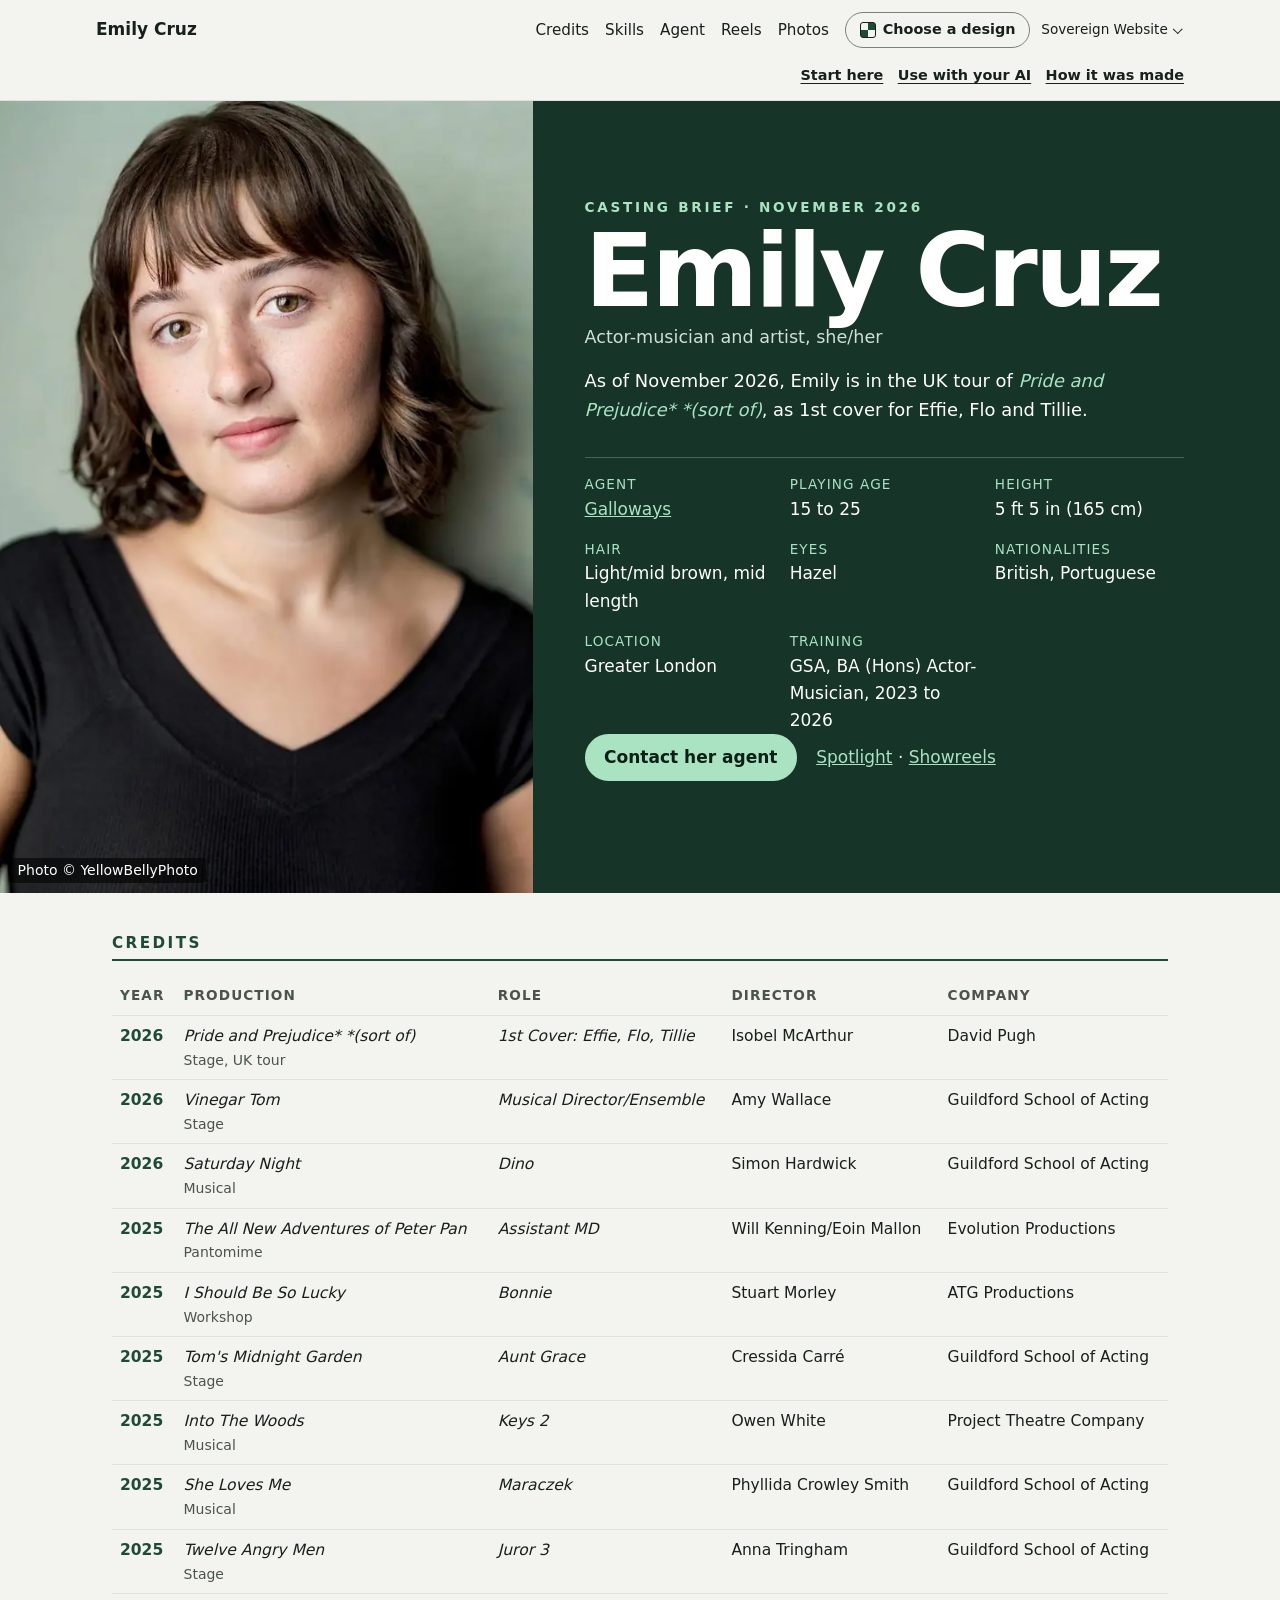
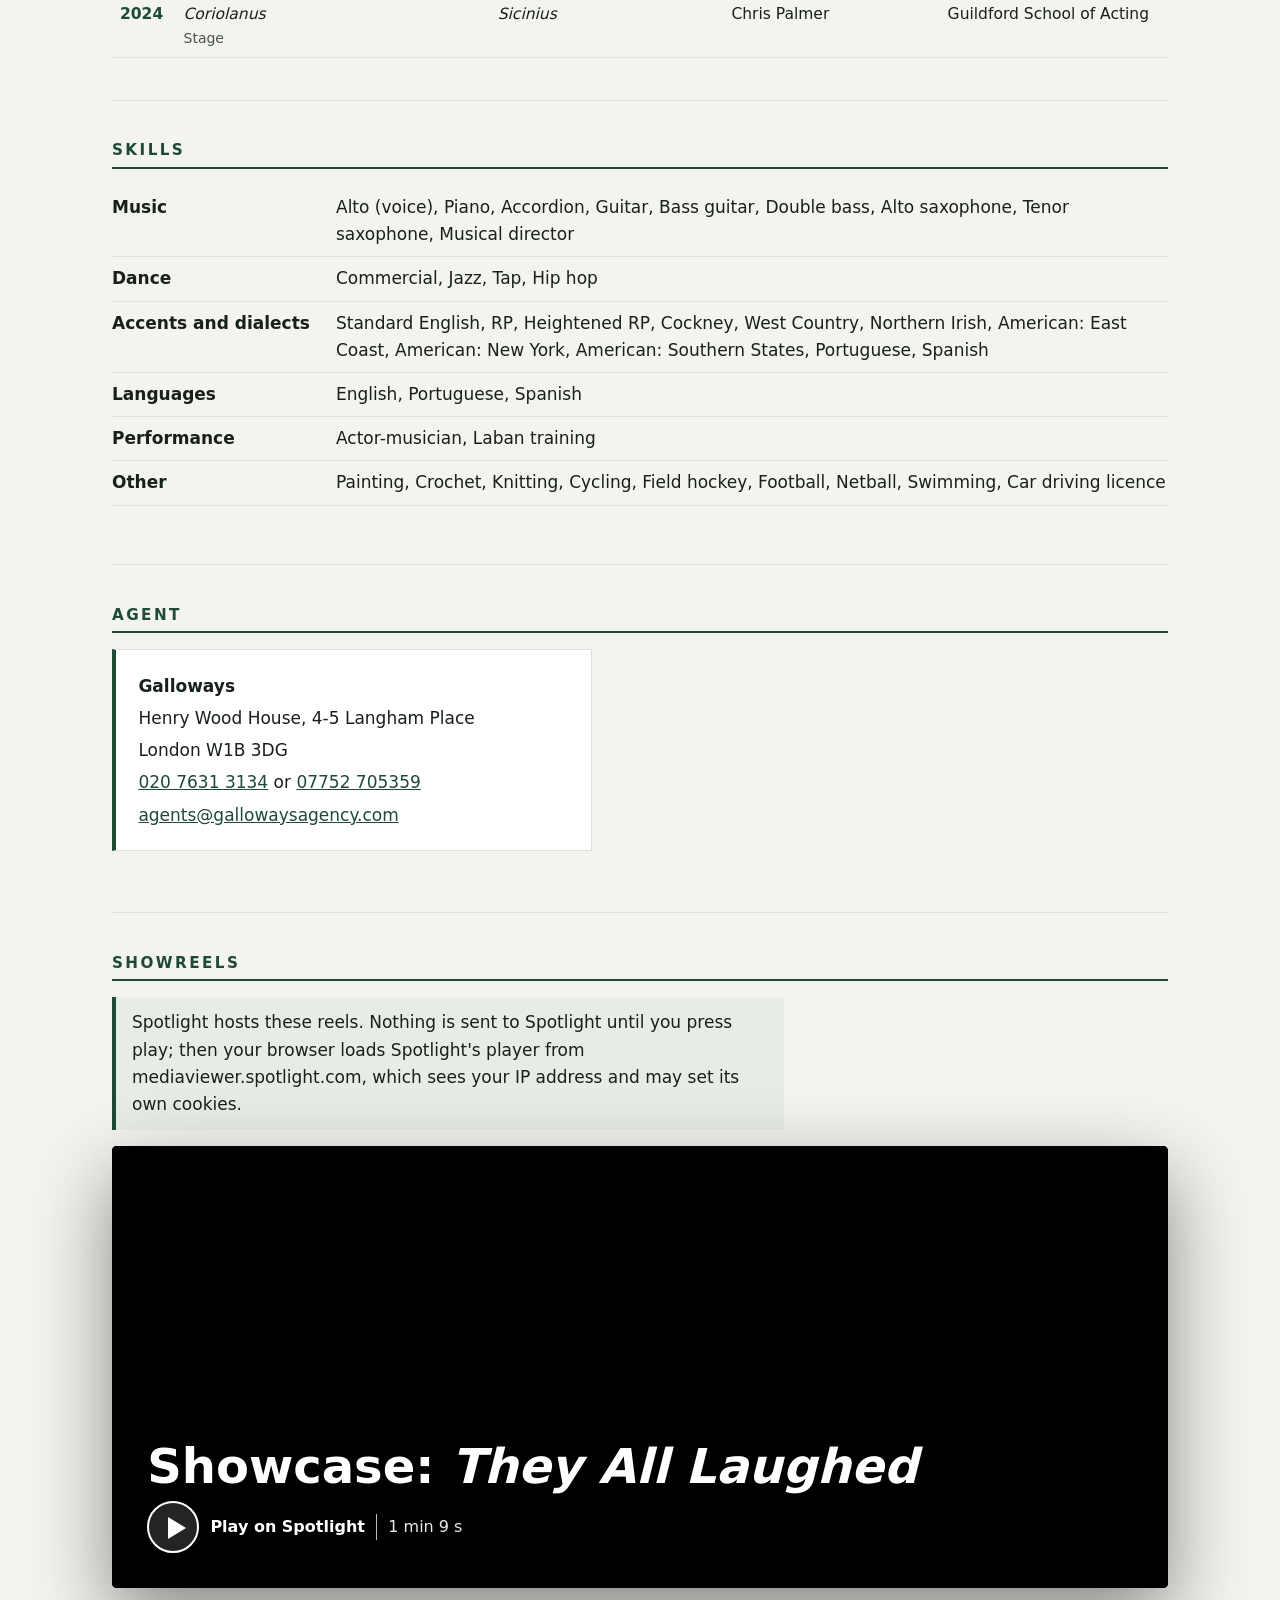
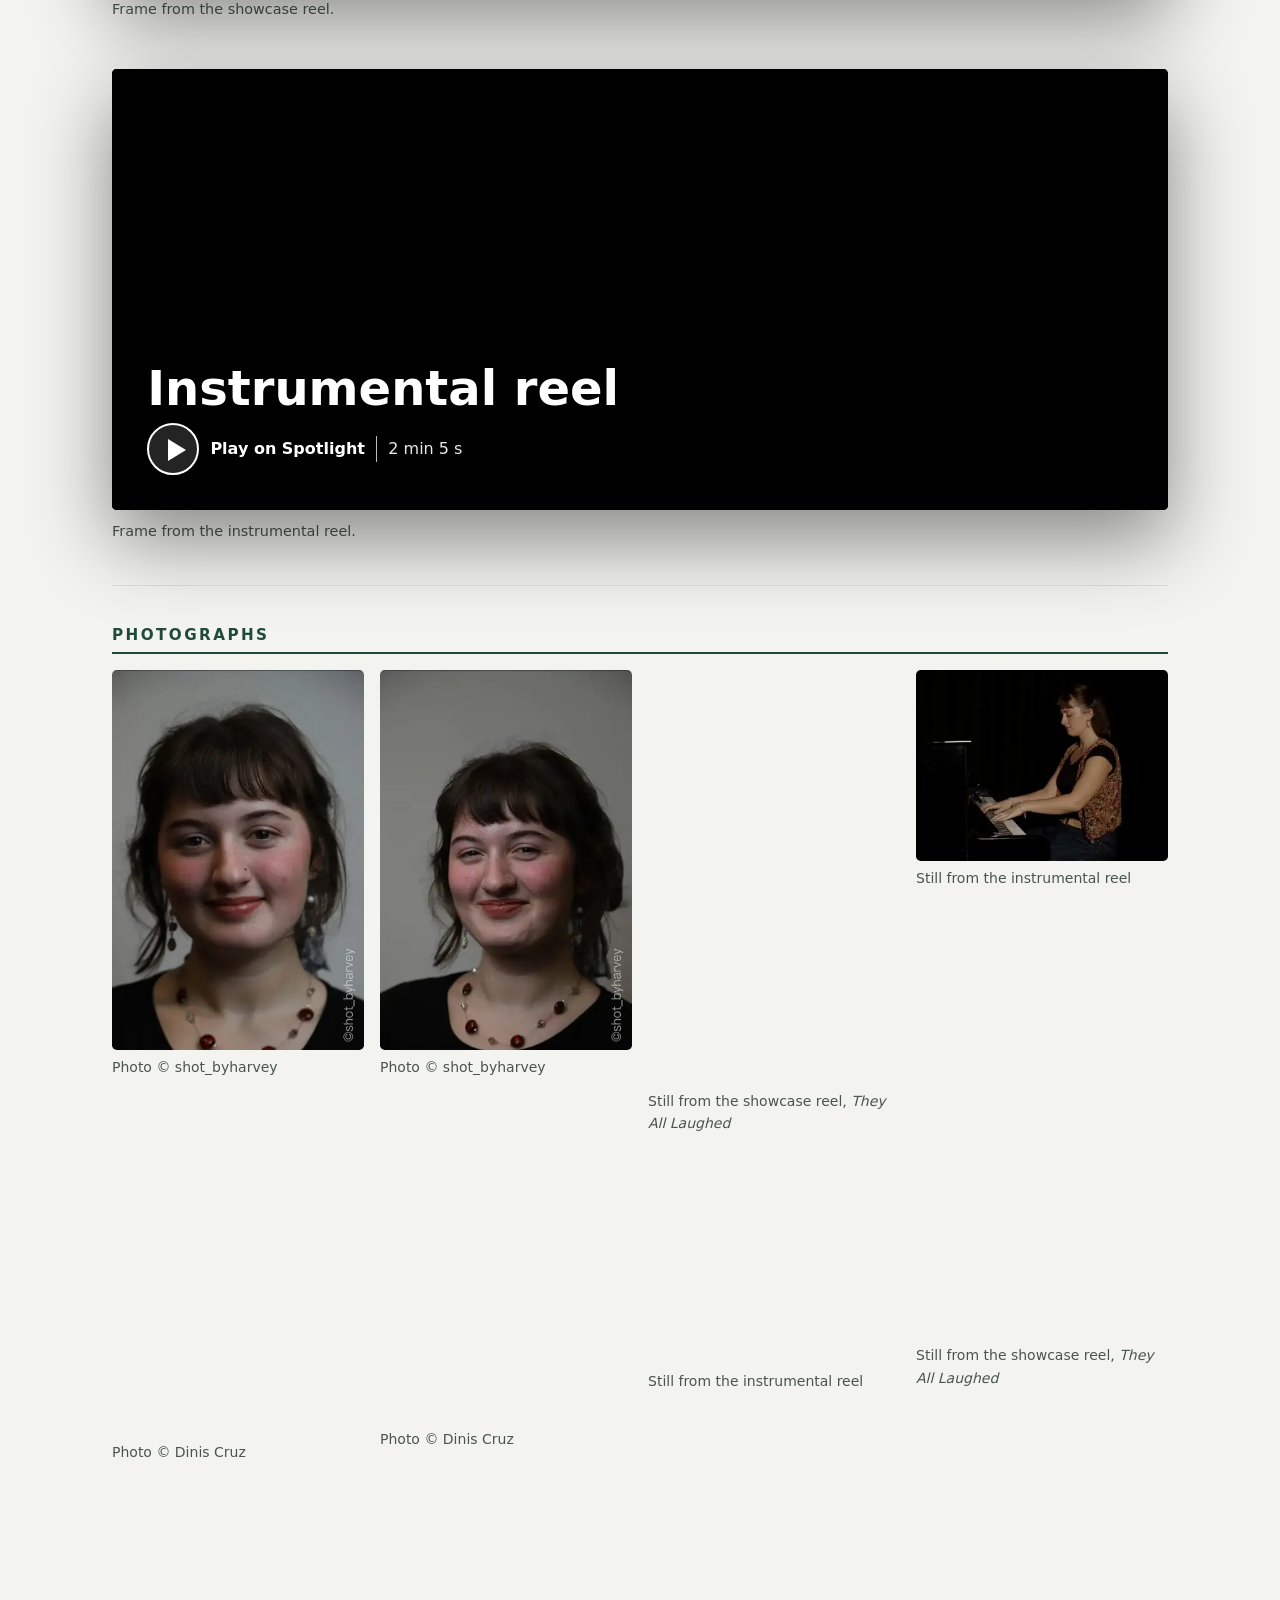
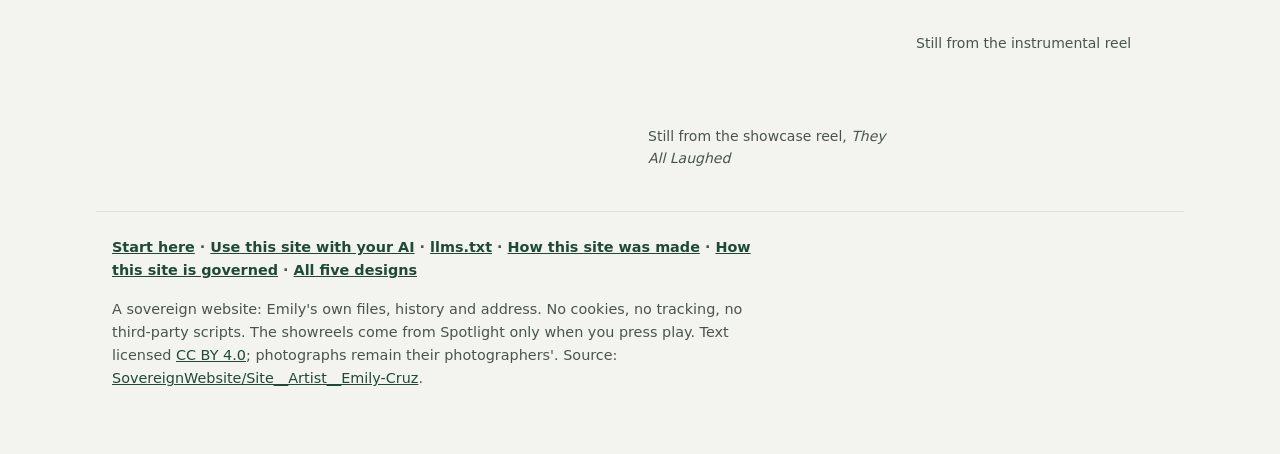
<file: site/designs/5.html>
<!doctype html>
<html lang="en-GB" class="d5">
<head>
<meta charset="utf-8">
<meta name="viewport" content="width=device-width, initial-scale=1">
<meta http-equiv="Content-Security-Policy" content="default-src 'self'; img-src 'self'; style-src 'self'; script-src 'self'; frame-src https://mediaviewer.spotlight.com; base-uri 'none'; form-action 'none'">
<meta name="referrer" content="strict-origin-when-cross-origin">
<title>Brief design, Emily Cruz</title>
<meta name="description" content="Emily Cruz, actor-musician and artist. BA (Hons) Actor-Musician, Guildford School of Acting, 2026. Represented by Galloways.">
<link rel="canonical" href="https://emily-cruz.artist.sovereignweb.site/designs/5.html">
<meta property="og:type" content="website">
<meta property="og:site_name" content="Emily Cruz">
<meta property="og:locale" content="en_GB">
<meta property="og:title" content="Brief design, Emily Cruz">
<meta property="og:description" content="Emily Cruz, actor-musician and artist. BA (Hons) Actor-Musician, Guildford School of Acting, 2026. Represented by Galloways.">
<meta property="og:url" content="https://emily-cruz.artist.sovereignweb.site/designs/5.html">
<meta property="og:image" content="https://emily-cruz.artist.sovereignweb.site/assets/share/card-1200x630.jpg">
<meta property="og:image:type" content="image/jpeg">
<meta property="og:image:width" content="1200">
<meta property="og:image:height" content="630">
<meta property="og:image:alt" content="Emily Cruz, actor-musician and artist, beside her headshot (photo YellowBellyPhoto)">
<meta name="twitter:card" content="summary_large_image">
<meta name="twitter:title" content="Brief design, Emily Cruz">
<meta name="twitter:description" content="Emily Cruz, actor-musician and artist. BA (Hons) Actor-Musician, Guildford School of Acting, 2026. Represented by Galloways.">
<meta name="twitter:image" content="https://emily-cruz.artist.sovereignweb.site/assets/share/card-1200x630.jpg">
<meta name="twitter:image:alt" content="Emily Cruz, actor-musician and artist, beside her headshot (photo YellowBellyPhoto)">
<meta name="color-scheme" content="light dark">
<link rel="icon" href="../favicon.svg" type="image/svg+xml">
<link rel="stylesheet" href="../base.css">
<link rel="stylesheet" href="d5.css">
<script src="../reels.js" defer></script>
</head>
<body>
<a class="skip" href="#main">Skip to content</a>
<header class="bar">
  <a class="brand" href="../index.html">Emily Cruz</a>
  <nav aria-label="Sections"><a href="#credits">Credits</a><a href="#skills">Skills</a><a href="#contact">Agent</a><a href="#reels">Reels</a><a href="#gallery">Photos</a></nav>
  <p class="head-links"><a href="../start/">Start here</a> <a href="../agents/">Use with your AI</a> <a href="../admin/">How it was made</a></p>
  <div class="bar-right"><details class="chooser">
    <summary>Choose a design</summary>
    <div class="chooser-panel">
      <ul class="cards"><li><a href="1.html"><img src="../images/shots/d1-640.webp" alt="" width="640" height="400" loading="lazy" decoding="async"><strong>1. Programme</strong><span>A West End programme</span></a></li><li><a href="2.html"><img src="../images/shots/d2-640.webp" alt="" width="640" height="400" loading="lazy" decoding="async"><strong>2. Blue light</strong><span>The showcase stage</span></a></li><li><a href="3.html"><img src="../images/shots/d3-640.webp" alt="" width="640" height="400" loading="lazy" decoding="async"><strong>3. Contact sheet</strong><span>A photographer's proof sheet</span></a></li><li><a href="4.html"><img src="../images/shots/d4-640.webp" alt="" width="640" height="400" loading="lazy" decoding="async"><strong>4. Score</strong><span>An engraved score</span></a></li><li><a href="5.html" aria-current="page"><img src="../images/shots/d5-640.webp" alt="" width="640" height="400" loading="lazy" decoding="async"><strong>5. Brief</strong><span>A casting brief</span></a></li></ul>
      <p class="all"><a href="index.html">All five, side by side</a></p>
    </div>
  </details>
  <details class="family-credit">
  <summary>Sovereign Website</summary>
  <ul>
    <li><a href="/start/">Start here</a></li>
    <li><a href="/agents/">Use with your AI</a></li>
    <li class="family-gap"><a href="/admin/">How this site was made</a></li>
    <li><a href="https://sovereignwebsite.ai/">Sovereign Website</a></li>
    <li><a href="https://sovereignwebsite.org/">Principles</a></li>
    <li><a href="https://sovereignwebsite.site/">Hosted</a></li>
    <li><a href="https://hub.sovereignweb.site/">Hub</a></li>
    <li><a href="https://agents.sovereignweb.site/">Agents</a></li>
    <li><a href="https://vault.sovereignwebsite.site/">Vault</a></li>
    <li><a href="https://agenticcells.ai/">AgentiCCells</a></li>
    <li><a href="https://riskmandate.ai/">RiskMandate</a></li>
    <li><a href="https://newsroom.sgit.ai/">Newsroom</a></li>
  </ul>
</details></div>
</header>
<main id="main" tabindex="-1">
<section class="card bleed" id="top" aria-labelledby="name">
  <figure class="card-photo"><img src="../images/headshot-720.webp" srcset="../images/headshot-400.webp 400w, ../images/headshot-720.webp 720w, ../images/headshot-1400.webp 1400w" sizes="(min-width: 46rem) 40vw, 100vw" alt="Emily Cruz, head and shoulders, against a sage green wall" width="720" height="902" fetchpriority="high"><figcaption>Photo © YellowBellyPhoto</figcaption></figure>
  <div class="card-body">
    <p class="kicker">Casting brief <span aria-hidden="true">·</span> November 2026</p>
    <h1 id="name">Emily Cruz</h1>
    <p class="sub">Actor-musician and artist, she/her</p>
    <p class="lead">As of November 2026, Emily is in the UK tour of <em>Pride and Prejudice* *(sort of)</em>, as 1st cover for Effie, Flo and Tillie.</p>
    <dl class="facts card-facts"><div><dt>Agent</dt><dd><a href="#contact">Galloways</a></dd></div><div><dt>Playing age</dt><dd>15 to 25</dd></div><div><dt>Height</dt><dd>5 ft 5 in (165 cm)</dd></div><div><dt>Hair</dt><dd>Light/mid brown, mid length</dd></div><div><dt>Eyes</dt><dd>Hazel</dd></div><div><dt>Nationalities</dt><dd>British, Portuguese</dd></div><div><dt>Location</dt><dd>Greater London</dd></div><div><dt>Training</dt><dd>GSA, BA (Hons) Actor-Musician, 2023 to 2026</dd></div></dl>
    <p class="cta"><a class="btn primary" href="#contact">Contact her agent</a> <span class="links"><a href="https://app.spotlight.com/5165-0192-6691">Spotlight</a> <span aria-hidden="true">·</span> <a href="#reels">Showreels</a></span></p>
  </div>
</section>
<section id="credits" aria-labelledby="credits-h">
  <h2 id="credits-h">Credits</h2>
  <div class="table-wrap" tabindex="0" role="region" aria-label="Credits table">
  <table class="credits">
    <thead><tr><th scope="col">Year</th><th scope="col">Production</th><th scope="col">Role</th><th scope="col">Director</th><th scope="col">Company</th></tr></thead>
    <tbody><tr><td>2026</td><td><em>Pride and Prejudice* *(sort of)</em><span class="type">Stage, UK tour</span></td><td class="role">1st Cover: Effie, Flo, Tillie</td><td>Isobel McArthur</td><td>David Pugh</td></tr><tr><td>2026</td><td><em>Vinegar Tom</em><span class="type">Stage</span></td><td class="role">Musical Director/Ensemble</td><td>Amy Wallace</td><td>Guildford School of Acting</td></tr><tr><td>2026</td><td><em>Saturday Night</em><span class="type">Musical</span></td><td class="role">Dino</td><td>Simon Hardwick</td><td>Guildford School of Acting</td></tr><tr><td>2025</td><td><em>The All New Adventures of Peter Pan</em><span class="type">Pantomime</span></td><td class="role">Assistant MD</td><td>Will Kenning/Eoin Mallon</td><td>Evolution Productions</td></tr><tr><td>2025</td><td><em>I Should Be So Lucky</em><span class="type">Workshop</span></td><td class="role">Bonnie</td><td>Stuart Morley</td><td>ATG Productions</td></tr><tr><td>2025</td><td><em>Tom&#x27;s Midnight Garden</em><span class="type">Stage</span></td><td class="role">Aunt Grace</td><td>Cressida Carré</td><td>Guildford School of Acting</td></tr><tr><td>2025</td><td><em>Into The Woods</em><span class="type">Musical</span></td><td class="role">Keys 2</td><td>Owen White</td><td>Project Theatre Company</td></tr><tr><td>2025</td><td><em>She Loves Me</em><span class="type">Musical</span></td><td class="role">Maraczek</td><td>Phyllida Crowley Smith</td><td>Guildford School of Acting</td></tr><tr><td>2025</td><td><em>Twelve Angry Men</em><span class="type">Stage</span></td><td class="role">Juror 3</td><td>Anna Tringham</td><td>Guildford School of Acting</td></tr><tr><td>2024</td><td><em>Coriolanus</em><span class="type">Stage</span></td><td class="role">Sicinius</td><td>Chris Palmer</td><td>Guildford School of Acting</td></tr></tbody>
  </table>
  </div>
</section>
<section id="skills" aria-labelledby="skills-h">
  <h2 id="skills-h">Skills</h2>
  <dl class="skill-lines"><div><dt>Music</dt><dd>Alto (voice), Piano, Accordion, Guitar, Bass guitar, Double bass, Alto saxophone, Tenor saxophone, Musical director</dd></div><div><dt>Dance</dt><dd>Commercial, Jazz, Tap, Hip hop</dd></div><div><dt>Accents and dialects</dt><dd>Standard English, RP, Heightened RP, Cockney, West Country, Northern Irish, American: East Coast, American: New York, American: Southern States, Portuguese, Spanish</dd></div><div><dt>Languages</dt><dd>English, Portuguese, Spanish</dd></div><div><dt>Performance</dt><dd>Actor-musician, Laban training</dd></div><div><dt>Other</dt><dd>Painting, Crochet, Knitting, Cycling, Field hockey, Football, Netball, Swimming, Car driving licence</dd></div></dl>
</section>
<section id="contact" class="agent" aria-labelledby="contact-h">
  <h2 id="contact-h">Agent</h2>
  <address>
    <strong>Galloways</strong><br>
    Henry Wood House, 4-5 Langham Place<br>
    London W1B 3DG<br>
    <a href="tel:+442076313134">020 7631 3134</a> or <a href="tel:+447752705359">07752 705359</a><br>
    <a href="mailto:agents@gallowaysagency.com">agents@gallowaysagency.com</a>
  </address>
</section>
<section id="reels" class="no-print" aria-labelledby="reels-h">
  <h2 id="reels-h">Showreels</h2>
  <p class="note">Spotlight hosts these reels. Nothing is sent to Spotlight until you press play; then your browser loads Spotlight's player from mediaviewer.spotlight.com, which sees your IP address and may set its own cookies.</p>
  <div class="reels"><figure class="reel">
      <div class="frame" data-src="https://mediaviewer.spotlight.com/artist/showreels?artistRef=F179571&startClipId=df1cff5d-ab84-4925-a414-c1125c5c5087" data-title="Showcase: They All Laughed">
        <a class="play" href="https://mediaviewer.spotlight.com/artist/showreels?artistRef=F179571&startClipId=df1cff5d-ab84-4925-a414-c1125c5c5087">
          <img src="../images/poster-showcase-640.webp" srcset="../images/poster-showcase-640.webp 640w, ../images/poster-showcase-1280.webp 1280w" sizes="(min-width: 46rem) 64rem, 100vw" alt="Emily Cruz singing with a double bass on a blue-lit stage" width="1280" height="720" loading="lazy" decoding="async">
          <span class="reel-title">Showcase: <em>They All Laughed</em></span>
          <span class="reel-cta"><span class="icon" aria-hidden="true"></span><span>Play on Spotlight</span><span class="dur">1 min 9 s</span></span>
        </a>
      </div>
      <figcaption class="meta">Frame from the showcase reel.</figcaption>
    </figure><figure class="reel">
      <div class="frame" data-src="https://mediaviewer.spotlight.com/artist/showreels?artistRef=F179571&startClipId=d802afde-26aa-47e4-86d7-dda00125ae6d" data-title="Instrumental reel">
        <a class="play" href="https://mediaviewer.spotlight.com/artist/showreels?artistRef=F179571&startClipId=d802afde-26aa-47e4-86d7-dda00125ae6d">
          <img src="../images/poster-instrumental-640.webp" srcset="../images/poster-instrumental-640.webp 640w, ../images/poster-instrumental-1280.webp 1280w" sizes="(min-width: 46rem) 64rem, 100vw" alt="Emily Cruz playing an upright piano against a black background" width="1280" height="720" loading="lazy" decoding="async">
          <span class="reel-title">Instrumental reel</span>
          <span class="reel-cta"><span class="icon" aria-hidden="true"></span><span>Play on Spotlight</span><span class="dur">2 min 5 s</span></span>
        </a>
      </div>
      <figcaption class="meta">Frame from the instrumental reel.</figcaption>
    </figure></div>
</section>
<section id="gallery" class="no-print" aria-labelledby="gallery-h">
  <h2 id="gallery-h">Photographs</h2>
  <div class="gallery"><figure><a href="../images/harvey-1-1400.webp"><img src="../images/harvey-1-720.webp" srcset="../images/harvey-1-400.webp 400w, ../images/harvey-1-720.webp 720w" sizes="(min-width: 68rem) 22rem, (min-width: 30rem) 50vw, 100vw" alt="Emily Cruz, close portrait against a grey background, smiling softly" width="720" height="1086" loading="lazy" decoding="async"></a><figcaption>Photo © shot_byharvey</figcaption></figure><figure><a href="../images/piano-1400.webp"><img src="../images/piano-720.webp" srcset="../images/piano-400.webp 400w, ../images/piano-720.webp 720w" sizes="(min-width: 68rem) 22rem, (min-width: 30rem) 50vw, 100vw" alt="Emily Cruz playing a grand piano in a bright room, smiling at the camera" width="720" height="960" loading="lazy" decoding="async"></a><figcaption>Photo © Dinis Cruz</figcaption></figure><figure><a href="../images/harvey-2-1400.webp"><img src="../images/harvey-2-720.webp" srcset="../images/harvey-2-400.webp 400w, ../images/harvey-2-720.webp 720w" sizes="(min-width: 68rem) 22rem, (min-width: 30rem) 50vw, 100vw" alt="Emily Cruz, close portrait against a grey background, laughing" width="720" height="1086" loading="lazy" decoding="async"></a><figcaption>Photo © shot_byharvey</figcaption></figure><figure><a href="../images/driving-1400.webp"><img src="../images/driving-720.webp" srcset="../images/driving-400.webp 400w, ../images/driving-720.webp 720w" sizes="(min-width: 68rem) 22rem, (min-width: 30rem) 50vw, 100vw" alt="Emily Cruz smiling from the driver&#x27;s seat of a car, window down" width="720" height="922" loading="lazy" decoding="async"></a><figcaption>Photo © Dinis Cruz</figcaption></figure><figure><a href="../images/reel-double-bass-1400.webp"><img src="../images/reel-double-bass-720.webp" srcset="../images/reel-double-bass-400.webp 400w, ../images/reel-double-bass-720.webp 720w" sizes="(min-width: 68rem) 22rem, (min-width: 30rem) 50vw, 100vw" alt="Emily Cruz on stage under blue light, smiling, playing double bass" width="720" height="1181" loading="lazy" decoding="async"></a><figcaption>Still from the showcase reel, <em>They All Laughed</em></figcaption></figure><figure><a href="../images/reel-piano-smile-1400.webp"><img src="../images/reel-piano-smile-720.webp" srcset="../images/reel-piano-smile-400.webp 400w, ../images/reel-piano-smile-720.webp 720w" sizes="(min-width: 68rem) 22rem, (min-width: 30rem) 50vw, 100vw" alt="Emily Cruz smiling as she plays a digital piano" width="720" height="598" loading="lazy" decoding="async"></a><figcaption>Still from the instrumental reel</figcaption></figure><figure><a href="../images/reel-harp-1400.webp"><img src="../images/reel-harp-720.webp" srcset="../images/reel-harp-400.webp 400w, ../images/reel-harp-720.webp 720w" sizes="(min-width: 68rem) 22rem, (min-width: 30rem) 50vw, 100vw" alt="Emily Cruz laughing as she leans on a concert harp on stage" width="720" height="874" loading="lazy" decoding="async"></a><figcaption>Still from the showcase reel, <em>They All Laughed</em></figcaption></figure><figure><a href="../images/reel-piano-dark-1400.webp"><img src="../images/reel-piano-dark-720.webp" srcset="../images/reel-piano-dark-400.webp 400w, ../images/reel-piano-dark-720.webp 720w" sizes="(min-width: 68rem) 22rem, (min-width: 30rem) 50vw, 100vw" alt="Emily Cruz playing an upright piano against a black background" width="720" height="546" loading="lazy" decoding="async"></a><figcaption>Still from the instrumental reel</figcaption></figure><figure><a href="../images/reel-singing-1400.webp"><img src="../images/reel-singing-720.webp" srcset="../images/reel-singing-400.webp 400w, ../images/reel-singing-720.webp 720w" sizes="(min-width: 68rem) 22rem, (min-width: 30rem) 50vw, 100vw" alt="Emily Cruz singing on stage under blue light" width="720" height="1224" loading="lazy" decoding="async"></a><figcaption>Still from the showcase reel, <em>They All Laughed</em></figcaption></figure><figure><a href="../images/reel-piano-laugh-1400.webp"><img src="../images/reel-piano-laugh-720.webp" srcset="../images/reel-piano-laugh-400.webp 400w, ../images/reel-piano-laugh-720.webp 720w" sizes="(min-width: 68rem) 22rem, (min-width: 30rem) 50vw, 100vw" alt="Emily Cruz laughing at the piano" width="720" height="619" loading="lazy" decoding="async"></a><figcaption>Still from the instrumental reel</figcaption></figure></div>
</section>
</main>
<footer>
  <p class="foot-links"><a href="../start/">Start here</a> <span aria-hidden="true">·</span> <a href="../agents/">Use this site with your AI</a> <span aria-hidden="true">·</span> <a href="../llms.txt">llms.txt</a> <span aria-hidden="true">·</span> <a href="../admin/">How this site was made</a> <span aria-hidden="true">·</span> <a href="../policy/">How this site is governed</a> <span aria-hidden="true">·</span> <a href="../designs/">All five designs</a></p>
  <p>A sovereign website: Emily's own files, history and address. No cookies, no tracking, no third-party scripts. The showreels come from Spotlight only when you press play. Text licensed <a href="https://creativecommons.org/licenses/by/4.0/">CC BY 4.0</a>; photographs remain their photographers'. Source: <a href="https://github.com/SovereignWebsite/Site__Artist__Emily-Cruz">SovereignWebsite/Site__Artist__Emily-Cruz</a>.</p>
</footer>
</body>
</html>
</file>
<file: site/base.css>
/* Shared structure for every design. Colours and faces come from the theme file. */
:root{color-scheme:light dark;--max:68rem;--text:42rem;--sans:system-ui,-apple-system,"Segoe UI",Roboto,sans-serif;--serif:Georgia,"Iowan Old Style","Times New Roman",serif;--head:var(--sans);--radius:.6rem}
*{box-sizing:border-box}
@media (prefers-reduced-motion:no-preference){html{scroll-behavior:smooth}}
html{scroll-padding-top:4.5rem}
body{margin:0;background:var(--bg);color:var(--fg);font:1.0625rem/1.6 var(--sans);overflow-x:hidden}
img{max-width:100%;height:auto;display:block}
a{color:var(--link,var(--accent))}
:focus-visible{outline:3px solid var(--accent);outline-offset:2px}
.skip{position:absolute;left:-999px;top:.5rem;z-index:20;background:var(--surface);color:var(--fg);padding:.5rem .8rem}
.skip:focus{left:1rem}
h1,h2,h3{font-family:var(--head);line-height:1.1}
h1{font-size:clamp(2.6rem,9vw,4.6rem);margin:.25rem 0 .25rem;letter-spacing:-.02em}
h2{font-size:clamp(1.6rem,4vw,2.2rem);margin:0 0 1rem}
h3{font-size:1.15rem;margin:1.75rem 0 .6rem}
p{margin:0 0 1rem}
figure{margin:0}
figcaption{font-size:.875rem;color:var(--muted);margin-top:.4rem}
.switcher{background:var(--surface);border-bottom:1px solid var(--line);padding:.6rem 16px;font-size:.9rem}
.switcher p{max-width:var(--max);margin:0 auto .4rem}
.switcher ul{max-width:var(--max);margin:0 auto;padding:0;list-style:none;display:flex;flex-wrap:wrap;gap:.4rem}
.switcher li a{display:inline-block;padding:.3rem .7rem;min-height:2rem;border:1px solid var(--field-border);border-radius:999px;text-decoration:none;color:var(--fg)}
.switcher li a[aria-current]{background:var(--accent);color:var(--on-accent);border-color:var(--accent)}
.bar{position:sticky;top:0;z-index:5;display:flex;gap:1rem;align-items:center;justify-content:space-between;padding:.75rem max(16px,calc((100% - var(--max))/2));background:var(--bar,var(--bg));border-bottom:1px solid var(--line)}
.brand{font-family:var(--head);font-weight:700;text-decoration:none;color:var(--fg);white-space:nowrap}
.bar nav{display:flex;gap:.25rem 1rem;flex-wrap:wrap;justify-content:flex-end;font-size:.95rem}
.bar nav a{display:inline-block;padding:.2rem 0;text-decoration:none;color:var(--fg)}
.bar nav a:hover,.bar nav a:focus-visible{text-decoration:underline}
@media (max-width:30rem){.bar{flex-direction:column;align-items:flex-start;gap:.3rem}.bar nav{justify-content:flex-start}}
main{max-width:var(--max);margin:0 auto;padding:0 16px}
section{padding:clamp(2.2rem,6vw,4rem) 0;border-bottom:1px solid var(--line)}
section:last-child{border-bottom:0}
.hero{display:grid;gap:2rem;align-items:center}
@media (min-width:46rem){.hero{grid-template-columns:5fr 6fr;gap:3rem}}
.hero-photo img{border-radius:var(--radius)}
.eyebrow{font-size:.85rem;letter-spacing:.12em;text-transform:uppercase;color:var(--accent-text,var(--accent));font-weight:600;margin:0}
.pronouns{color:var(--muted)}
.lead{font-size:1.2rem}
.actions{display:flex;flex-wrap:wrap;gap:.6rem;margin:1.5rem 0 0;padding:0;list-style:none}
.btn{display:inline-flex;align-items:center;min-height:44px;padding:.5rem 1.1rem;border:2px solid var(--accent);border-radius:999px;text-decoration:none;color:var(--accent-text,var(--accent));font-weight:600}
.btn.primary{background:var(--accent);color:var(--on-accent)}
.btn:hover{text-decoration:underline}
.note{background:var(--note);border-left:4px solid var(--accent);padding:.75rem 1rem;max-width:var(--text)}
.reels{display:grid;gap:1.5rem;grid-template-columns:repeat(auto-fit,minmax(min(100%,20rem),1fr))}
.reel h3{margin:.8rem 0 .1rem}.reel .meta{color:var(--muted);font-size:.9rem;margin:0}
.frame{position:relative;aspect-ratio:16/9;background:#0d110e;border-radius:var(--radius);overflow:hidden}
.frame iframe{position:absolute;inset:0;width:100%;height:100%;border:0}
.play{position:absolute;inset:0;display:flex;flex-direction:column;align-items:center;justify-content:center;gap:.7rem;color:#fff;text-decoration:none;background:var(--play-bg,radial-gradient(circle at center,#2a3a30,#0d110e))}
.play .icon{width:64px;height:64px;border-radius:50%;background:rgba(255,255,255,.14);border:2px solid #fff;position:relative}
.play .icon::after{content:"";position:absolute;left:25px;top:19px;border-left:20px solid #fff;border-top:13px solid transparent;border-bottom:13px solid transparent}
.play:hover .icon,.play:focus-visible .icon{background:rgba(255,255,255,.3)}
.gallery{columns:2 14rem;column-gap:1rem}
.gallery figure{break-inside:avoid;margin:0 0 1.25rem}
.gallery img{border-radius:calc(var(--radius)/2)}
.table-wrap{overflow-x:auto}
table{border-collapse:collapse;width:100%}
th,td{text-align:left;padding:.65rem .6rem;border-bottom:1px solid var(--line);vertical-align:top}
th{font-size:.85rem;letter-spacing:.08em;text-transform:uppercase;color:var(--muted);font-weight:600}
.type{display:block;font-size:.875rem;color:var(--muted)}
@media (max-width:40rem){
  thead{position:absolute;left:-999px}
  table,tbody,tr,td{display:block;width:100%}
  tr{padding:.8rem 0;border-bottom:1px solid var(--line)}
  td{border:0;padding:.1rem 0}
  td:nth-child(1){font-size:.875rem;color:var(--muted)}
  td:nth-child(2){font-weight:600}
  td:nth-child(4)::before{content:"Director: ";color:var(--muted)}
  td:nth-child(5){color:var(--muted)}
}
.skills{display:grid;gap:0 2rem;grid-template-columns:repeat(auto-fit,minmax(min(100%,20rem),1fr))}
.tags{display:flex;flex-wrap:wrap;gap:.4rem;padding:0;margin:0;list-style:none}
.tags li{padding:.2rem .7rem;border:1px solid var(--line);border-radius:999px;background:var(--surface)}
.facts{display:grid;grid-template-columns:repeat(auto-fit,minmax(min(100%,10rem),1fr));gap:1rem;margin:2rem 0 0}
.facts dt{font-size:.85rem;letter-spacing:.08em;text-transform:uppercase;color:var(--muted)}
.facts dd{margin:0}
address{font-style:normal;line-height:1.9;margin:0 0 1.2rem;padding:1.2rem 1.4rem;border:1px solid var(--line);border-radius:var(--radius);background:var(--surface);max-width:30rem}
footer{max-width:var(--max);margin:0 auto;padding:1.5rem 16px 3rem;font-size:.9rem;color:var(--muted);border-top:1px solid var(--line)}
footer p{max-width:var(--text)}
.design-list{padding:0;list-style:none;display:grid;gap:1rem;grid-template-columns:repeat(auto-fit,minmax(min(100%,18rem),1fr))}
.design-list li{background:var(--surface);border:1px solid var(--line);border-radius:var(--radius);padding:1rem 1.2rem}
.design-list a{font-size:1.15rem}
@media (max-width:45.99rem){.hero-text{order:-1}.hero{gap:1.5rem}}
@media (max-width:30rem){.switcher .idea{display:none}.switcher ul{flex-wrap:nowrap;overflow-x:auto}.switcher li a{white-space:nowrap}}
/* Reel posters: a real frame from each reel, credited in the meta line. */
.play img{position:absolute;inset:0;width:100%;height:100%;object-fit:cover;border-radius:0}
.play::after{content:"";position:absolute;inset:0;background:linear-gradient(to top,rgba(0,0,0,.65),rgba(0,0,0,.05) 60%)}
.play .icon,.play .label{position:relative;z-index:1}
.play .label{font-weight:600;text-shadow:0 1px 3px #000}
.kicker{font-size:.85rem;letter-spacing:.12em;text-transform:uppercase;color:var(--accent-text,var(--accent));font-weight:600;margin:0 0 .3rem}
.links a{color:var(--link,var(--accent))}
.sub{color:var(--muted)}
/* Choose a design: one compact line on phones */
@media (max-width:30rem){.switcher{display:flex;align-items:center;gap:.6rem;padding:.4rem 16px}.switcher p{margin:0;white-space:nowrap}.switcher ul{margin:0}}
/* 24px targets for inline contact and list links (design.b round 2) */
address a,.design-list a{display:inline-block;min-height:24px;line-height:24px}
main:focus{outline:none}

/* ===== Round 3: full-bleed sections, the design chooser, cinematic reels ===== */
.bleed{margin-inline:calc(50% - 50vw);padding-inline:max(16px,calc(50vw - 34rem))}
.photo-credit{font-size:.8rem}
.cta{display:flex;flex-wrap:wrap;align-items:center;gap:.6rem 1.2rem}
/* header with chooser */
.bar{position:sticky;flex-wrap:wrap}
.bar nav{flex:1 1 auto}
.chooser{position:relative}
.chooser summary{list-style:none;cursor:pointer;display:inline-flex;align-items:center;gap:.45rem;min-height:36px;padding:.3rem .85rem;border:1.5px solid var(--chooser-border,var(--field-border));border-radius:999px;font-size:.9rem;font-weight:600;color:var(--chooser-fg,var(--fg));background:var(--chooser-bg,transparent);white-space:nowrap}
.chooser summary::-webkit-details-marker{display:none}
.chooser summary::before{content:"";width:14px;height:14px;background:conic-gradient(var(--accent) 0 25%,transparent 0 50%,var(--accent) 0 75%,transparent 0);border:1.5px solid currentColor;border-radius:3px}
.chooser[open] summary{background:var(--accent);color:var(--on-accent);border-color:var(--accent)}
.chooser-panel{position:absolute;right:0;top:calc(100% + .6rem);z-index:30;width:min(92vw,46rem);padding:1rem;background:var(--surface);color:var(--fg);border:1px solid var(--line);border-radius:.8rem;box-shadow:0 24px 60px rgba(0,0,0,.35)}
.cards{list-style:none;margin:0;padding:0;display:grid;gap:.75rem;grid-template-columns:repeat(auto-fill,minmax(min(100%,8.2rem),1fr))}
.cards a{display:block;text-decoration:none;color:var(--fg);border-radius:.5rem;padding:.35rem;border:2px solid transparent}
.cards a:hover,.cards a:focus-visible{border-color:var(--field-border)}
.cards a[aria-current]{border-color:var(--accent);background:var(--note)}
.cards img{border-radius:.35rem;aspect-ratio:16/10;object-fit:cover;width:100%;box-shadow:0 2px 8px rgba(0,0,0,.25)}
.cards strong{display:block;margin-top:.4rem;font-size:.92rem}
.cards span{display:block;font-size:.85rem;color:var(--muted);line-height:1.35}
.chooser-panel .all{margin:.8rem 0 0;font-size:.9rem}
@media (max-width:40rem){.chooser{order:-1;margin-left:auto}.bar{flex-direction:row!important;align-items:center}.bar nav{order:2;flex-basis:100%}.chooser-panel{position:fixed;left:4vw;right:4vw;top:auto;width:auto;max-height:75vh;overflow:auto}.cards{grid-template-columns:1fr 1fr}}
/* cinematic reels: letterboxed poster, title and play control inside the frame */
.reels,.acts{display:grid;gap:clamp(1.5rem,4vw,3rem);grid-template-columns:1fr}
.reel{margin:0}
.reel .frame{aspect-ratio:2.39/1;border-radius:.3rem;background:#000;box-shadow:0 30px 80px rgba(0,0,0,.45)}
@media (max-width:40rem){.reel .frame{aspect-ratio:16/9}}
.reel .frame.playing{aspect-ratio:16/9}
.reel .play{justify-content:flex-end;align-items:flex-start;padding:clamp(1rem,3vw,2.2rem);gap:.6rem;background:#000}
.reel .play img{object-position:50% 35%;transition:transform .6s ease}
@media (prefers-reduced-motion:no-preference){.reel .play:hover img,.reel .play:focus-visible img{transform:scale(1.04)}}
.reel .play::after{background:linear-gradient(to top,rgba(0,0,0,.85),rgba(0,0,0,.15) 55%,rgba(0,0,0,0)),linear-gradient(to right,rgba(0,0,0,.55),transparent 60%)}
.reel-title{position:relative;z-index:1;font-family:var(--head);font-size:clamp(1.5rem,4.5vw,3rem);line-height:1.05;color:#fff;font-weight:700;text-shadow:0 2px 12px #000;max-width:24ch}
.reel-cta{position:relative;z-index:1;display:inline-flex;align-items:center;gap:.7rem;color:#fff;font-weight:600;font-size:1rem}
.reel-cta .icon{width:52px;height:52px;flex:none}
.reel-cta .icon::after{left:19px;top:14px;border-left-width:18px;border-top-width:11px;border-bottom-width:11px}
.reel-cta .dur{font-weight:400;opacity:1;color:#e8e8e8;border-left:1px solid #bbb;padding-left:.7rem}
.reel .meta{margin-top:.6rem}
/* designs page */
.design-cards{list-style:none;padding:0;margin:2rem 0 0;display:grid;gap:1.5rem;grid-template-columns:repeat(auto-fill,minmax(min(100%,19rem),1fr))}
.design-cards a{display:block;text-decoration:none;color:var(--fg)}
.design-cards img{border-radius:.5rem;box-shadow:0 10px 30px rgba(0,0,0,.25);aspect-ratio:16/10;object-fit:cover;width:100%}
.design-cards strong{display:block;margin-top:.7rem;font-size:1.15rem;min-height:24px}
.design-cards span{color:var(--muted)}
@media (max-width:40rem){.chooser{order:1}.bar .brand{order:0}.bar nav{order:3}.reel-cta{gap:.5rem;font-size:.92rem}.reel-cta .icon{width:44px;height:44px}.reel-cta .icon::after{left:16px;top:11px;border-left-width:16px;border-top-width:10px;border-bottom-width:10px}}
.reel-cta span{white-space:nowrap}
@media (min-width:48rem){.chooser-panel{width:min(94vw,58rem)}.cards{grid-template-columns:repeat(5,1fr)}}
@media (min-width:40.01rem) and (max-width:47.99rem){.cards{grid-template-columns:repeat(6,1fr)}.cards li{grid-column:span 2}.cards li:nth-child(4){grid-column:2 / span 2}}
.sr{position:absolute;width:1px;height:1px;overflow:hidden;clip:rect(0 0 0 0);white-space:nowrap}
/* Start here and Use with your AI, visible in the header; three plain pages */
.head-links{display:flex;gap:.9rem;margin:0;font-size:.9rem;font-weight:600}
.head-links a{color:var(--chooser-fg,var(--fg));text-decoration:underline;text-underline-offset:3px;min-height:24px;display:inline-flex;align-items:center}
@media (max-width:40rem){.head-links{order:4;flex-basis:100%;gap:1.2rem}}
.foot-links{font-weight:600}
.doc{max-width:48rem}
.doc h1{font-size:clamp(2.4rem,7vw,3.8rem)}
.steps{list-style:none;padding:0;counter-reset:s}
.steps li{counter-increment:s;position:relative;padding:0 0 1.2rem 3.4rem;border-left:2px solid var(--line);margin-left:1.1rem}
.steps li::before{content:counter(s);position:absolute;left:-1.15rem;top:0;width:2.3rem;height:2.3rem;border-radius:50%;background:var(--accent);color:var(--on-accent);display:flex;align-items:center;justify-content:center;font-weight:700}
.steps h2{font-size:1.25rem;margin:.2rem 0 .3rem}
.asks li{font-family:var(--serif);font-size:1.1rem;margin-bottom:.5rem}
.plain .bar nav a{color:var(--chooser-fg,var(--fg))}
/* long URLs and repository names wrap instead of widening the page (design.b) */
a:any-link,code{overflow-wrap:anywhere}
.doc p,.doc li,footer p{overflow-wrap:anywhere}
pre{overflow-x:auto;max-width:100%}

/* The Sovereign Website credit on a customer's site: one small, muted control at the far top right that opens a
   pop-up menu of the family links. Not a strip and not a menu bar: the site is about its owner (Dinis, 20 November
   2026: "It needs to fundamentally be about the site and who is it about ... top right pop-up menu").
   CSS only (details/summary), so no script and no CSP issue. It sits in the page's corner, above the owner's header;
   a site whose own header uses that corner moves it with --family-top / --family-right.
   To remove it, the owner sets one attribute: <html data-family-credit="off">. */
.family-credit{--fam-fg:var(--family-fg,#5a5a5a);--fam-strong:var(--family-fg-strong,#111);--fam-bg:var(--family-bg,#fff);
  position:absolute;top:var(--family-top,.4rem);right:var(--family-right,.75rem);z-index:50;font-size:.75rem;line-height:1.4}
@media (prefers-color-scheme:dark){.family-credit{--fam-fg:var(--family-fg,#b5b5b5);--fam-strong:var(--family-fg-strong,#fff);--fam-bg:var(--family-bg,#1c1c1c)}}
.family-credit summary{display:inline-flex;align-items:center;gap:.3rem;cursor:pointer;color:var(--fam-fg);list-style:none;min-height:24px;padding:.15rem .3rem;border-radius:4px}
.family-credit summary::-webkit-details-marker{display:none}
.family-credit summary::after{content:"";width:.35rem;height:.35rem;border:solid currentColor;border-width:0 1px 1px 0;transform:rotate(45deg) translateY(-2px)}
.family-credit summary:hover,.family-credit summary:focus-visible,.family-credit[open] summary{color:var(--fam-strong)}
.family-credit ul{position:absolute;right:0;top:100%;margin:.25rem 0 0;padding:.35rem 0;list-style:none;min-width:11rem;
  background:var(--fam-bg);border:1px solid rgba(127,127,127,.3);border-radius:6px;box-shadow:0 4px 16px rgba(0,0,0,.12)}
.family-credit a{display:block;padding:.3rem .8rem;min-height:24px;color:var(--fam-fg);text-decoration:none}
.family-credit a:hover,.family-credit a:focus-visible{color:var(--fam-strong);background:rgba(127,127,127,.1)}
.family-credit .family-gap{border-bottom:1px solid rgba(127,127,127,.25);padding-bottom:.3rem;margin-bottom:.3rem}
[data-family-credit="off"] .family-credit{display:none}
@media print{.family-credit{display:none}}

/* In this site the credit sits inside the sticky header, after "Choose a design", not in the page corner. */
.bar .family-credit{position:relative;top:auto;right:auto;order:9;font-size:.85rem}
.bar .family-credit summary{color:var(--chooser-fg,var(--fg))}
.bar .family-credit ul{background:var(--surface);z-index:31}
.bar .family-credit ul a{color:var(--fg)}
.bar .family-credit ul a:hover,.bar .family-credit ul a:focus-visible{color:var(--accent-text,var(--accent))}
@media (max-width:40rem){.bar .family-credit{order:2}}
/* "Choose a design" and the Sovereign Website credit share one row at the far right, on every width (design.b) */
.bar-right{display:flex;align-items:center;gap:.4rem;margin-left:auto;flex:none;order:5}
.bar-right .chooser,.bar .bar-right .family-credit{order:0;margin:0}
@media (max-width:40rem){.bar-right{order:1}.bar .brand{order:0}.bar nav{order:3}.head-links{order:4}}
.head-links{order:6;flex-basis:100%;justify-content:flex-end}
@media (max-width:40rem){.head-links{justify-content:flex-start}
  .bar .family-credit summary{font-size:0;gap:0;padding:.3rem .45rem;min-width:32px;min-height:32px;justify-content:center;border:1.5px solid var(--chooser-border,var(--field-border));border-radius:999px}
  .bar .family-credit summary::before{content:"SW";font-size:.72rem;font-weight:700;letter-spacing:.04em}
  .bar .family-credit summary::after{display:none}
  .bar .family-credit ul{font-size:.9rem}}
</file>
<file: site/theme.css>
/* Design 1, Programme: holding a West End programme. Full-bleed cover, a crimson band, the credits on an
   oxblood page in gold, photo spreads between sections, programme notes on cream, the agent on the back cover. */
:root{--bg:#f7efe1;--surface:#fffaf1;--fg:#24130f;--muted:#5d4a40;--accent:#8e1424;--on-accent:#fff;--line:#e3d4bd;--note:#f1e3cc;--field-border:#8c7766;--bar:#1a0508;
  --head:var(--serif);--crimson:#8e1424;--oxblood:#22060b;--gold:#e9c877;--gold-soft:#d9b866;--cream:#f7efe1;--chooser-fg:#f7efe1;--chooser-border:#c9a85e}
@media (prefers-color-scheme:dark){:root{--bg:#160c09;--surface:#22140f;--fg:#f3e7d6;--muted:#cdb9a5;--accent:#f0b3a0;--on-accent:#1a0b08;--line:#3b2820;--note:#2a1912;--field-border:#8a7461}}
body{background:var(--bg)}
.bar{background:var(--bar);border-bottom:1px solid #3d1219}
.bar .brand{color:var(--gold);font-family:var(--serif);letter-spacing:.08em;text-transform:uppercase;font-size:.95rem}
.bar nav a{color:#f3e4d0}
h1,h2,h3{font-family:var(--serif)}
.kicker{font-family:var(--sans);letter-spacing:.22em;font-size:.8rem}
section{border-bottom:0}
/* cover: the photograph edge to edge, the name huge across it */
.cover{position:relative;padding:0!important;min-height:min(92vh,58rem);display:grid;align-items:end;color:#fff;background:#111;overflow:hidden}
.cover>img{position:absolute;inset:0;width:100%;height:100%;object-fit:cover;object-position:50% 18%}
.cover::after{content:"";position:absolute;inset:0;background:linear-gradient(to top,rgba(26,4,8,.96) 0,rgba(26,4,8,.7) 32%,rgba(26,4,8,0) 62%),linear-gradient(to right,rgba(26,4,8,.45),transparent 55%)}
.cover-text{position:relative;z-index:1;padding:0 max(16px,calc(50vw - 34rem)) clamp(2.5rem,7vw,5rem)}
.cover .kicker{color:var(--gold);margin-bottom:.8rem}
.cover .kicker em{font-family:var(--serif);font-size:1.2em;letter-spacing:.02em;text-transform:none}
.cover h1{font-size:clamp(4.2rem,17vw,12.5rem);line-height:.82;margin:0;letter-spacing:-.035em;color:#fff;font-weight:700;text-shadow:0 6px 40px rgba(0,0,0,.45)}
.cover h1 span{display:block;font-style:italic;font-weight:400;color:var(--gold);padding-left:.35em}
.cover .sub{color:#f4e6d3;font-family:var(--serif);font-style:italic;font-size:clamp(1.1rem,2.6vw,1.6rem);margin:.8rem 0 0}
.cover .photo-credit{position:absolute;z-index:1;right:max(16px,calc(50vw - 34rem));top:1rem;margin:0;color:#fff;background:rgba(0,0,0,.5);padding:.15rem .55rem;border-radius:.2rem}
/* the crimson band */
.band{background:var(--crimson);color:#fff;padding-block:clamp(1.8rem,5vw,3rem)!important;display:grid;gap:1rem;align-items:center}
@media (min-width:56rem){.band{grid-template-columns:1.4fr 1fr}}
.band .lead{font-family:var(--serif);font-size:clamp(1.3rem,3vw,1.9rem);line-height:1.35;margin:0}
.band .lead em{color:var(--gold)}
.band .btn.primary{background:var(--gold);color:#2a070c;border-color:var(--gold)}
.band .links a{color:#fff}
/* the cast page */
.cast-page{background:var(--oxblood) radial-gradient(ellipse at 20% 0,#3d0d16,transparent 60%);color:#f4e7d3;padding-block:clamp(3rem,8vw,6rem)!important}
.cast-page .kicker{color:var(--gold-soft);text-align:center}
.cast-page h2{text-align:center;color:var(--gold);font-size:clamp(2.6rem,8vw,5rem);font-style:italic;font-weight:400;margin:0 0 .3rem}
.cast-page h2::after{content:"";display:block;width:7rem;height:1px;margin:1.2rem auto 0;background:linear-gradient(to right,transparent,var(--gold),transparent)}
.cast{list-style:none;padding:0;margin:2.5rem auto 0;max-width:62rem;columns:2 26rem;column-gap:4rem}
.cast li{break-inside:avoid;display:grid;grid-template-columns:auto 1fr auto;column-gap:.6rem;align-items:baseline;padding:.9rem 0;border-bottom:1px solid rgba(233,200,119,.22)}
.cast .role{font-family:var(--sans);text-transform:uppercase;letter-spacing:.12em;font-size:.82rem;font-weight:600;color:var(--gold);max-width:16ch}
.cast .dots{border-bottom:1px dotted rgba(233,200,119,.6);transform:translateY(-.25rem)}
.cast .prod{font-family:var(--serif);font-size:1.2rem;text-align:right;color:#fff}
.cast .by{grid-column:1 / -1;color:#d5c2ad;font-size:.92rem;font-style:italic;font-family:var(--serif);margin-top:.15rem}
@media (max-width:34rem){.cast li{grid-template-columns:1fr}.cast .dots{display:none}.cast .prod{text-align:left}}
/* photo spreads */
.spread{display:grid;grid-template-columns:1fr;gap:4px;padding-inline:0!important;background:#000}
@media (min-width:46rem){.spread{grid-template-columns:1fr 1.4fr 1fr}}
.spread figure{position:relative;margin:0;overflow:hidden}
.spread img{width:100%;height:100%;max-height:44rem;aspect-ratio:3/4;object-fit:cover}
.spread figcaption,.mosaic figcaption{position:absolute;left:.6rem;bottom:.6rem;margin:0;color:#fff;background:rgba(0,0,0,.55);padding:.1rem .5rem;border-radius:.2rem}
/* the screen */
.screen{background:#0b0607;color:#f1e6d8;padding-block:clamp(3rem,8vw,6rem)!important}
.screen h2{color:#fff;font-size:clamp(2.4rem,7vw,4.4rem);font-style:italic;font-weight:400}
.screen .kicker{color:var(--gold)}
.screen .note{background:#1d1012;color:#eadccb;border-left-color:var(--gold)}
.screen .meta{color:#cdbba8}
.screen .reel-title{font-family:var(--serif);font-style:italic;font-weight:400}
/* plates */
.plates h2{font-size:clamp(2.2rem,6vw,3.6rem);font-style:italic;font-weight:400}
.mosaic{display:grid;gap:6px;grid-template-columns:repeat(2,1fr);padding-inline:max(6px,calc(50vw - 40rem))!important}
@media (min-width:46rem){.mosaic{grid-template-columns:repeat(4,1fr)}.mosaic figure:nth-child(1),.mosaic figure:nth-child(5){grid-row:span 2}}
.mosaic figure{position:relative;margin:0;overflow:hidden;background:#000}
.mosaic img{width:100%;height:100%;object-fit:cover;aspect-ratio:4/5}
/* programme notes */
.notes h2{font-size:clamp(2.2rem,6vw,3.6rem);font-style:italic;font-weight:400}
.note-cols{columns:3 15rem;column-gap:2.5rem;column-rule:1px solid var(--line)}
.note-cols div{break-inside:avoid;margin-bottom:1.4rem}
.note-cols h3{font-family:var(--sans);text-transform:uppercase;letter-spacing:.14em;font-size:.82rem;color:var(--accent);margin:0 0 .3rem}
.note-cols p{font-family:var(--serif);font-size:1.08rem;margin:0}
/* about the company */
.company{background:var(--note);padding-block:clamp(3rem,7vw,5rem)!important;text-align:center}
.company h2{font-size:clamp(1.9rem,5vw,3rem);max-width:22ch;margin-inline:auto}
.company p{max-width:var(--text);margin-inline:auto}
/* back cover */
.back{background:var(--crimson);color:#fff;padding-block:clamp(3rem,8vw,6rem)!important}
.back-frame{max-width:40rem;margin:0 auto;padding:clamp(1.5rem,5vw,3rem);border:1px solid var(--gold);outline:1px solid var(--gold);outline-offset:6px;text-align:center}
.back h2{color:var(--gold);font-size:clamp(2.6rem,8vw,4.4rem);margin:.2rem 0 .6rem}
.back .kicker{color:#f6dfa5}
.back address{background:transparent;border:0;margin:1rem auto;color:#fff;text-align:center;padding:0}
.back a{color:#fff3d6}
footer{border-top:0}
.btn{border-radius:.2rem}
/* small type on dark red and oxblood: 1rem and a brighter tint (design.b round 3) */
.cover .photo-credit,.spread figcaption,.mosaic figcaption{font-size:1rem}
.cast .by,.screen .meta{font-size:1rem;color:#ead9c5}
.cast-page .kicker,.screen .kicker,.back .kicker{color:#f6dc97}
.cover .kicker em,.band .lead em,.cast .prod em{white-space:normal;font-style:italic}
</file>
<file: site/designs/d5.css>
/* Design 5, Brief: a casting brief for a casting director in a hurry. A split card, the headshot full height,
   the essentials on a deep green panel, then a tight credits table. Prints on one page. */
:root{--bg:#f3f4ef;--surface:#fff;--fg:#17201b;--muted:#4a544d;--accent:#1f4a36;--on-accent:#fff;--line:#dde2da;--note:#e7ede6;--field-border:#77837a;--bar:#f3f4ef;--panel:#163428;--panel-fg:#eef4ee;--mint:#a9e3c2}
@media (prefers-color-scheme:dark){:root{--bg:#0f1311;--surface:#171d1a;--fg:#e9eee9;--muted:#b0bab2;--accent:#a9e3c2;--on-accent:#0f1311;--line:#29312c;--note:#1b2420;--field-border:#6c7a70;--bar:#0f1311;--panel:#0b1f16}}
main{max-width:68rem}
section{padding:clamp(1.6rem,4vw,2.6rem) 0}
h2{font-size:.95rem;text-transform:uppercase;letter-spacing:.16em;color:var(--accent);border-bottom:2px solid var(--accent);padding-bottom:.5rem}
.card{display:grid;padding:0!important;background:var(--panel);color:var(--panel-fg);border:0}
@media (min-width:46rem){.card{grid-template-columns:minmax(0,5fr) minmax(0,7fr);min-height:min(88vh,52rem)}}
.card-photo{margin:0;position:relative;background:#000}
.card-photo img{width:100%;height:100%;object-fit:cover;object-position:50% 25%;max-height:88vh}
@media (max-width:45.99rem){.card-photo img{max-height:46vh}}
.card-photo figcaption{position:absolute;left:.6rem;bottom:.6rem;margin:0;background:rgba(0,0,0,.6);color:#fff;padding:.1rem .5rem;border-radius:.2rem}
.card-body{padding:clamp(1.5rem,5vw,4rem) max(16px,calc(50vw - 34rem)) clamp(1.5rem,5vw,4rem) clamp(1.2rem,4vw,3.5rem);align-self:center}
@media (max-width:45.99rem){.card{display:flex;flex-direction:column-reverse}.card-body{padding:1.2rem 16px}}
.card .kicker{color:var(--mint);letter-spacing:.2em}
.card h1{font-size:clamp(3rem,10vw,6.4rem);line-height:.9;margin:.4rem 0 .4rem;letter-spacing:-.03em;color:#fff}
.card .sub{color:#cfe0d4;font-size:1.1rem}
.card .lead{color:#fff;font-size:1.12rem}
.card .lead em{color:var(--mint)}
.card-facts{border-top:1px solid rgba(169,227,194,.3);padding-top:1rem;grid-template-columns:repeat(auto-fit,minmax(min(100%,9.5rem),1fr))}
.card-facts dt{color:var(--mint)}
.card-facts dd{color:#fff}
.card a{color:var(--mint)}
.card .btn.primary{background:var(--mint);color:#0b1f16;border-color:var(--mint)}
.credits{font-size:.97rem}
.credits td,.credits th{padding:.5rem .5rem}
.credits td:first-child{font-weight:700;color:var(--accent)}
.role{font-style:italic}
.skill-lines div{display:grid;grid-template-columns:minmax(8rem,13rem) 1fr;gap:.2rem 1rem;padding:.5rem 0;border-bottom:1px solid var(--line)}
.skill-lines dt{font-weight:700}.skill-lines dd{margin:0}
@media (max-width:30rem){.skill-lines div{grid-template-columns:1fr}}
.agent address{border-left:4px solid var(--accent);border-radius:0}
.gallery{columns:4 11rem}
@media print{.card{background:#fff;color:#000;min-height:0;grid-template-columns:5cm 1fr}.card *{color:#000!important}.card-photo img{max-height:7cm}}
</file>
<file: site/designs/d1.css>
/* Design 1, Programme: holding a West End programme. Full-bleed cover, a crimson band, the credits on an
   oxblood page in gold, photo spreads between sections, programme notes on cream, the agent on the back cover. */
:root{--bg:#f7efe1;--surface:#fffaf1;--fg:#24130f;--muted:#5d4a40;--accent:#8e1424;--on-accent:#fff;--line:#e3d4bd;--note:#f1e3cc;--field-border:#8c7766;--bar:#1a0508;
  --head:var(--serif);--crimson:#8e1424;--oxblood:#22060b;--gold:#e9c877;--gold-soft:#d9b866;--cream:#f7efe1;--chooser-fg:#f7efe1;--chooser-border:#c9a85e}
@media (prefers-color-scheme:dark){:root{--bg:#160c09;--surface:#22140f;--fg:#f3e7d6;--muted:#cdb9a5;--accent:#f0b3a0;--on-accent:#1a0b08;--line:#3b2820;--note:#2a1912;--field-border:#8a7461}}
body{background:var(--bg)}
.bar{background:var(--bar);border-bottom:1px solid #3d1219}
.bar .brand{color:var(--gold);font-family:var(--serif);letter-spacing:.08em;text-transform:uppercase;font-size:.95rem}
.bar nav a{color:#f3e4d0}
h1,h2,h3{font-family:var(--serif)}
.kicker{font-family:var(--sans);letter-spacing:.22em;font-size:.8rem}
section{border-bottom:0}
/* cover: the photograph edge to edge, the name huge across it */
.cover{position:relative;padding:0!important;min-height:min(92vh,58rem);display:grid;align-items:end;color:#fff;background:#111;overflow:hidden}
.cover>img{position:absolute;inset:0;width:100%;height:100%;object-fit:cover;object-position:50% 18%}
.cover::after{content:"";position:absolute;inset:0;background:linear-gradient(to top,rgba(26,4,8,.96) 0,rgba(26,4,8,.7) 32%,rgba(26,4,8,0) 62%),linear-gradient(to right,rgba(26,4,8,.45),transparent 55%)}
.cover-text{position:relative;z-index:1;padding:0 max(16px,calc(50vw - 34rem)) clamp(2.5rem,7vw,5rem)}
.cover .kicker{color:var(--gold);margin-bottom:.8rem}
.cover .kicker em{font-family:var(--serif);font-size:1.2em;letter-spacing:.02em;text-transform:none}
.cover h1{font-size:clamp(4.2rem,17vw,12.5rem);line-height:.82;margin:0;letter-spacing:-.035em;color:#fff;font-weight:700;text-shadow:0 6px 40px rgba(0,0,0,.45)}
.cover h1 span{display:block;font-style:italic;font-weight:400;color:var(--gold);padding-left:.35em}
.cover .sub{color:#f4e6d3;font-family:var(--serif);font-style:italic;font-size:clamp(1.1rem,2.6vw,1.6rem);margin:.8rem 0 0}
.cover .photo-credit{position:absolute;z-index:1;right:max(16px,calc(50vw - 34rem));top:1rem;margin:0;color:#fff;background:rgba(0,0,0,.5);padding:.15rem .55rem;border-radius:.2rem}
/* the crimson band */
.band{background:var(--crimson);color:#fff;padding-block:clamp(1.8rem,5vw,3rem)!important;display:grid;gap:1rem;align-items:center}
@media (min-width:56rem){.band{grid-template-columns:1.4fr 1fr}}
.band .lead{font-family:var(--serif);font-size:clamp(1.3rem,3vw,1.9rem);line-height:1.35;margin:0}
.band .lead em{color:var(--gold)}
.band .btn.primary{background:var(--gold);color:#2a070c;border-color:var(--gold)}
.band .links a{color:#fff}
/* the cast page */
.cast-page{background:var(--oxblood) radial-gradient(ellipse at 20% 0,#3d0d16,transparent 60%);color:#f4e7d3;padding-block:clamp(3rem,8vw,6rem)!important}
.cast-page .kicker{color:var(--gold-soft);text-align:center}
.cast-page h2{text-align:center;color:var(--gold);font-size:clamp(2.6rem,8vw,5rem);font-style:italic;font-weight:400;margin:0 0 .3rem}
.cast-page h2::after{content:"";display:block;width:7rem;height:1px;margin:1.2rem auto 0;background:linear-gradient(to right,transparent,var(--gold),transparent)}
.cast{list-style:none;padding:0;margin:2.5rem auto 0;max-width:62rem;columns:2 26rem;column-gap:4rem}
.cast li{break-inside:avoid;display:grid;grid-template-columns:auto 1fr auto;column-gap:.6rem;align-items:baseline;padding:.9rem 0;border-bottom:1px solid rgba(233,200,119,.22)}
.cast .role{font-family:var(--sans);text-transform:uppercase;letter-spacing:.12em;font-size:.82rem;font-weight:600;color:var(--gold);max-width:16ch}
.cast .dots{border-bottom:1px dotted rgba(233,200,119,.6);transform:translateY(-.25rem)}
.cast .prod{font-family:var(--serif);font-size:1.2rem;text-align:right;color:#fff}
.cast .by{grid-column:1 / -1;color:#d5c2ad;font-size:.92rem;font-style:italic;font-family:var(--serif);margin-top:.15rem}
@media (max-width:34rem){.cast li{grid-template-columns:1fr}.cast .dots{display:none}.cast .prod{text-align:left}}
/* photo spreads */
.spread{display:grid;grid-template-columns:1fr;gap:4px;padding-inline:0!important;background:#000}
@media (min-width:46rem){.spread{grid-template-columns:1fr 1.4fr 1fr}}
.spread figure{position:relative;margin:0;overflow:hidden}
.spread img{width:100%;height:100%;max-height:44rem;aspect-ratio:3/4;object-fit:cover}
.spread figcaption,.mosaic figcaption{position:absolute;left:.6rem;bottom:.6rem;margin:0;color:#fff;background:rgba(0,0,0,.55);padding:.1rem .5rem;border-radius:.2rem}
/* the screen */
.screen{background:#0b0607;color:#f1e6d8;padding-block:clamp(3rem,8vw,6rem)!important}
.screen h2{color:#fff;font-size:clamp(2.4rem,7vw,4.4rem);font-style:italic;font-weight:400}
.screen .kicker{color:var(--gold)}
.screen .note{background:#1d1012;color:#eadccb;border-left-color:var(--gold)}
.screen .meta{color:#cdbba8}
.screen .reel-title{font-family:var(--serif);font-style:italic;font-weight:400}
/* plates */
.plates h2{font-size:clamp(2.2rem,6vw,3.6rem);font-style:italic;font-weight:400}
.mosaic{display:grid;gap:6px;grid-template-columns:repeat(2,1fr);padding-inline:max(6px,calc(50vw - 40rem))!important}
@media (min-width:46rem){.mosaic{grid-template-columns:repeat(4,1fr)}.mosaic figure:nth-child(1),.mosaic figure:nth-child(5){grid-row:span 2}}
.mosaic figure{position:relative;margin:0;overflow:hidden;background:#000}
.mosaic img{width:100%;height:100%;object-fit:cover;aspect-ratio:4/5}
/* programme notes */
.notes h2{font-size:clamp(2.2rem,6vw,3.6rem);font-style:italic;font-weight:400}
.note-cols{columns:3 15rem;column-gap:2.5rem;column-rule:1px solid var(--line)}
.note-cols div{break-inside:avoid;margin-bottom:1.4rem}
.note-cols h3{font-family:var(--sans);text-transform:uppercase;letter-spacing:.14em;font-size:.82rem;color:var(--accent);margin:0 0 .3rem}
.note-cols p{font-family:var(--serif);font-size:1.08rem;margin:0}
/* about the company */
.company{background:var(--note);padding-block:clamp(3rem,7vw,5rem)!important;text-align:center}
.company h2{font-size:clamp(1.9rem,5vw,3rem);max-width:22ch;margin-inline:auto}
.company p{max-width:var(--text);margin-inline:auto}
/* back cover */
.back{background:var(--crimson);color:#fff;padding-block:clamp(3rem,8vw,6rem)!important}
.back-frame{max-width:40rem;margin:0 auto;padding:clamp(1.5rem,5vw,3rem);border:1px solid var(--gold);outline:1px solid var(--gold);outline-offset:6px;text-align:center}
.back h2{color:var(--gold);font-size:clamp(2.6rem,8vw,4.4rem);margin:.2rem 0 .6rem}
.back .kicker{color:#f6dfa5}
.back address{background:transparent;border:0;margin:1rem auto;color:#fff;text-align:center;padding:0}
.back a{color:#fff3d6}
footer{border-top:0}
.btn{border-radius:.2rem}
/* small type on dark red and oxblood: 1rem and a brighter tint (design.b round 3) */
.cover .photo-credit,.spread figcaption,.mosaic figcaption{font-size:1rem}
.cast .by,.screen .meta{font-size:1rem;color:#ead9c5}
.cast-page .kicker,.screen .kicker,.back .kicker{color:#f6dc97}
.cover .kicker em,.band .lead em,.cast .prod em{white-space:normal;font-style:italic}
</file>
<file: site/designs/d2.css>
/* Design 2, Blue light: the showcase stage. A spotlight cone through haze, her portrait out of the dark,
   amber billing, the showreels as the main act. */
:root{--bg:#eef0fa;--surface:#fff;--fg:#141a33;--muted:#454d6b;--accent:#22349b;--on-accent:#fff;--line:#d5d9ee;--note:#e2e6f7;--field-border:#6c7397;--bar:#02030f;--amber:#ffc35a;
  --head:Impact,"Haettenschweiler","Arial Narrow Bold","Helvetica Neue","Roboto Condensed",sans-serif;--chooser-fg:#fff;--chooser-border:#ffc35a}
@media (prefers-color-scheme:dark){:root{--bg:#070a22;--surface:#0f1540;--fg:#eef0ff;--muted:#b4bbe0;--accent:#ffc35a;--on-accent:#070a22;--line:#1f2860;--note:#121a4c;--field-border:#7079ad}}
.bar{background:var(--bar);border-bottom:1px solid #141a4a}.bar .brand,.bar nav a{color:#fff}
h1,h2{font-family:var(--head);font-weight:800;font-stretch:condensed;text-transform:uppercase;letter-spacing:.01em}
h2{font-size:clamp(2.4rem,8vw,5rem);line-height:.95}
section{border-bottom:0}
/* the stage */
.stage{position:relative;overflow:hidden;min-height:min(94vh,60rem);background:#02030f;color:#e9ecff;display:grid;justify-items:center;align-content:center;text-align:center;padding-block:clamp(1.5rem,5vw,3rem) clamp(2rem,6vw,4rem)!important}
.stage::before{content:"";position:absolute;inset:auto 0 0 0;height:30%;background:radial-gradient(ellipse at 50% 100%,rgba(40,70,220,.5),transparent 70%)}
.cone{position:absolute;top:-5%;left:50%;width:min(110vw,70rem);height:105%;transform:translateX(-50%);background:linear-gradient(to bottom,rgba(255,214,150,.55),rgba(255,214,150,.12) 55%,rgba(255,214,150,0));clip-path:polygon(44% 0,56% 0,100% 100%,0 100%);filter:blur(18px);mix-blend-mode:screen;pointer-events:none}
.haze{position:absolute;inset:-10%;background:radial-gradient(ellipse at 25% 60%,rgba(60,90,255,.35),transparent 45%),radial-gradient(ellipse at 75% 40%,rgba(120,60,255,.25),transparent 45%),radial-gradient(ellipse at 50% 80%,rgba(40,120,255,.25),transparent 55%);filter:blur(30px);pointer-events:none}
@media (prefers-reduced-motion:no-preference){.haze{animation:drift 18s ease-in-out infinite alternate}@keyframes drift{from{transform:translate3d(-3%,0,0) scale(1)}to{transform:translate3d(3%,-2%,0) scale(1.08)}}}
.lit{position:relative;z-index:1;margin:0;width:min(64vw,26rem)}
.lit img{-webkit-mask-image:radial-gradient(ellipse 50% 52% at 50% 42%,#000 58%,transparent 100%);mask-image:radial-gradient(ellipse 50% 52% at 50% 42%,#000 58%,transparent 100%);filter:saturate(.9) contrast(1.05)}
.billing{position:relative;z-index:2;margin-top:clamp(-5rem,-9vw,-2rem);max-width:56rem}
.billing h1{color:var(--amber);font-size:clamp(4rem,19vw,11rem);line-height:.82;margin:0 0 1rem;text-shadow:0 0 30px rgba(255,180,60,.55),0 0 90px rgba(255,150,40,.35)}
.billing .kicker{color:#dfe4ff;letter-spacing:.3em}
.billing .lead{font-size:clamp(1.1rem,2.4vw,1.35rem);color:#fff;max-width:40rem;margin-inline:auto}
.billing .lead em{color:var(--amber)}
.billing .cta{justify-content:center}
.stage .btn.primary{background:var(--amber);color:#060a22;border-color:var(--amber);box-shadow:0 0 24px rgba(255,190,80,.5)}
.stage .links a{color:var(--amber)}
.stage .photo-credit{position:absolute;z-index:2;left:max(16px,calc(50vw - 34rem));bottom:.8rem;margin:0;color:#c9cff2}
/* the main act */
.main-act{background:#000 radial-gradient(ellipse at 50% 0,#14206a,transparent 60%);color:#eef0ff;padding-block:clamp(3rem,8vw,6rem)!important}
.main-act h2{color:var(--amber);text-shadow:0 0 30px rgba(255,180,60,.4)}
.main-act .kicker{color:#c9d1ff;letter-spacing:.3em}
.main-act .note{background:#0c1240;color:#e6e9ff;border-left-color:var(--amber)}
.main-act .meta{color:#c2c8ee}
.acts .frame{box-shadow:0 0 0 1px #2a3684,0 0 60px rgba(60,90,255,.35),0 30px 80px rgba(0,0,0,.8)}
.reel-title{font-family:var(--head);text-transform:uppercase;font-stretch:condensed;color:var(--amber)}
/* under the lights */
.lights{background:#060a2a;color:#eef0ff;padding-block:clamp(3rem,7vw,5rem)!important}
.lights h2{color:#fff}
.lights .gallery{columns:3 13rem;column-gap:10px}
.lights figure{margin-bottom:14px}
.lights img{border-radius:0;box-shadow:0 0 0 1px #1d2a7a,0 0 40px rgba(60,90,255,.25)}
.lights figcaption{color:#c2c8ee}
#credits h2,#skills h2{color:var(--accent)}
.credits td:first-child{font-family:var(--head);font-size:1.3rem;color:var(--accent)}
.role{font-style:italic}
.stage-door{background:#02030f;color:#eef0ff;padding-block:clamp(3rem,7vw,5rem)!important;text-align:center}
.stage-door h2{color:var(--amber)}
.stage-door address{margin-inline:auto;background:#0c1240;border-color:#2a3684;color:#eef0ff}
.stage-door a{color:var(--amber)}
</file>
<file: site/designs/d3.css>
/* Design 3, Contact sheet: a photographer's proof sheet. Numbered frames on film, each credit as its label; words after. */
:root{--bg:#f4f2ee;--surface:#fff;--fg:#151515;--muted:#4d4d4d;--accent:#b3261e;--on-accent:#fff;--line:#dedad3;--note:#f3e7e5;--field-border:#7a7a7a;--bar:#f4f2ee;--radius:0;--mono:ui-monospace,SFMono-Regular,Menlo,Consolas,monospace}
@media (prefers-color-scheme:dark){:root{--bg:#121212;--surface:#1b1b1b;--fg:#efefef;--muted:#b5b5b5;--accent:#ff8a7f;--on-accent:#111;--line:#2c2c2c;--note:#251a19;--field-border:#777;--bar:#121212}}
main{max-width:84rem}
h1,h2{font-family:var(--mono);text-transform:uppercase;letter-spacing:.08em;font-weight:700}
h2{font-size:clamp(1.2rem,3vw,1.6rem)}
.sheet{padding-top:1.5rem}
.sheet-head{display:flex;flex-wrap:wrap;gap:.3rem 1.5rem;align-items:baseline;margin-bottom:1rem}
.sheet-head h1{font-size:clamp(1.8rem,6vw,3rem);margin:0}
.sheet-head p{font-family:var(--mono);font-size:.9rem;color:var(--muted);margin:0}
.strip{list-style:none;margin:0;padding:22px 10px;display:grid;gap:22px 8px;grid-template-columns:repeat(auto-fill,minmax(min(46%,12.5rem),1fr));background:#141210;
  background-image:repeating-linear-gradient(to right,#141210 0 10px,#e9e4d8 10px 22px,#141210 22px 34px);background-size:34px 10px;background-repeat:repeat-x;background-position:0 6px}
.frame-cell{background:#141210;padding:0 0 .2rem}
.frame-cell a{display:block;outline-offset:-3px}
.frame-cell img{width:100%;aspect-ratio:4/5;object-fit:cover}
.frame-cell .label{font-family:var(--mono);font-size:.82rem;color:#e9e4d8;margin:.35rem .1rem 0;line-height:1.35}
.frame-cell .no{color:#ffb14a;font-weight:700;margin-right:.3rem}
.strip{box-shadow:0 2px 0 #000}
.note{font-family:var(--mono);font-size:.9rem}
.btn{border-radius:0;font-family:var(--mono);text-transform:uppercase;letter-spacing:.05em}
.tags li{border-radius:0;font-family:var(--mono);font-size:.88rem}
.role{font-style:italic}
/* grease pencil: the picks circled in red, as on a real proof sheet */
.frame-cell:nth-child(1) a,.frame-cell:nth-child(6) a,.frame-cell:nth-child(9) a{position:relative}
.frame-cell:nth-child(1) a::after,.frame-cell:nth-child(6) a::after,.frame-cell:nth-child(9) a::after{content:"";position:absolute;inset:6% 8%;border:4px solid #e3271b;border-radius:48% 52% 45% 55%/55% 45% 55% 45%;transform:rotate(-4deg);pointer-events:none;box-shadow:0 0 0 1px rgba(0,0,0,.2)}
.frame-cell:nth-child(6) a::after{transform:rotate(3deg);border-radius:52% 48% 55% 45%}
.sheet{background:#1b1916}
.sheet-head h1{color:#f3efe6}.sheet-head p{color:#cfc8bb}
.sheet{margin-inline:calc(50% - 50vw);padding-inline:max(16px,calc(50vw - 42rem))}
</file>
<file: site/designs/d4.css>
/* Design 4, Score: the page is an engraved score. A title page, rehearsal marks for movements, each skill group
   a part on its own five-line staff with clef and time signature, notes with stems, the skills as lyrics. */
:root{--bg:#d9d2c6;--surface:#fdfbf6;--fg:#15120f;--muted:#4d453d;--accent:#7a1d12;--on-accent:#fff;--line:#d8cfc2;--note:#f3ece0;--field-border:#7d7266;--bar:#fdfbf6;--head:var(--serif);--ink:#15120f;--paper:#fdfbf6;--staff:#2a2420}
@media (prefers-color-scheme:dark){:root{--bg:#0b0a09;--surface:#1a1714;--fg:#efe7dc;--muted:#c4b8aa;--accent:#f0a07f;--on-accent:#1a1714;--line:#3a332c;--note:#241f1b;--field-border:#86796c;--bar:#1a1714;--ink:#efe7dc;--paper:#1a1714;--staff:#d9cfc2}}
body{background:var(--bg) radial-gradient(ellipse at 50% 0,rgba(255,255,255,.25),transparent 60%)}
.bar{background:var(--paper)}
main{max-width:64rem}
.sheet{background:var(--paper);color:var(--ink);margin:clamp(.5rem,3vw,2.5rem) 0;padding:clamp(1.2rem,6vw,5rem) clamp(1rem,6vw,5rem);box-shadow:0 1px 0 var(--line),0 30px 70px rgba(0,0,0,.28);position:relative}
.sheet::after{content:"";position:absolute;inset:10px;border:1px solid var(--line);pointer-events:none}
section{border-bottom:0}
h1,h2,h3{font-family:var(--serif)}
/* title page, as engraved */
.title-page{text-align:center;padding-top:clamp(1rem,4vw,3rem)}
.title-page .dedication{font-family:var(--serif);color:var(--muted);font-size:1.05rem;margin:0 0 1rem}
.title-page h1{font-size:clamp(3.4rem,13vw,7.5rem);font-weight:400;letter-spacing:.06em;font-variant:small-caps;margin:0;line-height:.95}
.title-page .for{font-family:var(--serif);font-size:clamp(1.1rem,2.6vw,1.45rem);margin:.8rem auto 2rem;max-width:34ch}
.frontis{max-width:20rem;margin:0 auto 1.5rem}
.frontis img{filter:grayscale(1) contrast(1.08);border:1px solid var(--ink);padding:8px;background:var(--paper)}
.title-page .lead{font-family:var(--serif);font-size:1.15rem;max-width:36rem;margin:0 auto 1rem}
.title-page .cta{justify-content:center}
.btn{border-radius:0;font-family:var(--serif)}
/* movements with rehearsal marks */
.movement{padding-top:clamp(2.5rem,6vw,4rem)}
.movement h2{display:flex;flex-wrap:wrap;align-items:baseline;gap:.2rem 1rem;font-weight:400;font-size:clamp(1.9rem,5.5vw,3rem);border-bottom:2px solid var(--ink);padding-bottom:.5rem}
.mark{display:inline-flex;align-items:center;justify-content:center;width:2.4rem;height:2.4rem;border:2.5px solid var(--ink);font-weight:700;font-size:1.4rem;transform:translateY(-.2rem)}
.tempo{font-family:var(--serif);font-weight:700;font-style:italic;font-size:1rem;color:var(--muted)}
/* each skill group: a part on a real staff */
.system{display:grid;grid-template-columns:7.5rem 1fr;gap:0 .6rem;align-items:start;margin:1.6rem 0 .5rem}
@media (max-width:40rem){.system{grid-template-columns:1fr}}
.part{font-family:var(--serif);font-style:italic;text-align:right;margin:.9rem 0 0;font-size:.98rem}
@media (max-width:40rem){.part{text-align:left;margin:0}}
.staff{position:relative;padding-left:4.4rem;border-left:3px solid var(--ink)}
.staff::before{content:"";position:absolute;left:0;right:0;top:12px;height:41px;background:repeating-linear-gradient(to bottom,var(--staff) 0 1px,transparent 1px 10px);pointer-events:none}
.staff::after{content:"";position:absolute;right:0;top:12px;height:41px;border-right:4px double var(--ink)}
.clef{position:absolute;left:.15rem;top:-6px;font-size:3.9rem;line-height:1;color:var(--ink);font-family:"Noto Music","Bravura","Apple Symbols","Segoe UI Symbol",serif}
.time{position:absolute;left:2.6rem;top:12px;display:flex;flex-direction:column;font:700 1.3rem/20px var(--serif)}
.notes{list-style:none;margin:0;padding:0 .6rem 0 0;display:flex;flex-wrap:wrap;row-gap:.4rem}
.notes li{position:relative;width:7.6rem;height:96px;flex:none}
.notes li:nth-child(4n){box-shadow:inset -1px 0 0 0 var(--ink)}
.notes li::before{content:"";position:absolute;left:1.6rem;top:var(--y,29px);width:13px;height:9px;border-radius:50%;background:var(--ink);transform:rotate(-22deg)}
.notes li::after{content:"";position:absolute;left:calc(1.6rem + 11.5px);top:calc(var(--y,29px) - 28px);width:1.5px;height:31px;background:var(--ink)}
.notes li:nth-child(5n+1){--y:44px}.notes li:nth-child(5n+2){--y:34px}.notes li:nth-child(5n+3){--y:24px}.notes li:nth-child(5n+4){--y:39px}.notes li:nth-child(5n){--y:29px}
.lyric{position:absolute;left:.4rem;right:.3rem;top:62px;font-family:var(--serif);font-style:italic;font-size:.9rem;line-height:1.2}
/* staff lines continue across wrapped rows */
.notes{background:repeating-linear-gradient(to bottom,transparent 0 12px,var(--staff) 12px 13px,transparent 13px 22px,var(--staff) 22px 23px,transparent 23px 32px,var(--staff) 32px 33px,transparent 33px 42px,var(--staff) 42px 43px,transparent 43px 52px,var(--staff) 52px 53px,transparent 53px 100px);background-size:100% 100px}
.staff::before{display:none}
/* repertoire, like a score's list of numbers */
.repertoire{list-style:none;padding:0;margin:1rem 0 0}
.repertoire li{display:grid;grid-template-columns:4.2rem 1fr auto auto;column-gap:.6rem;align-items:baseline;padding:.75rem 0;border-bottom:1px solid var(--line)}
.repertoire .no{font-family:var(--serif);font-weight:700}
.repertoire .t em{font-family:var(--serif);font-size:1.15rem}
.repertoire .role{font-style:italic;color:var(--muted)}
.repertoire .dots{border-bottom:1px dotted var(--field-border);min-width:1rem;transform:translateY(-.25rem)}
.repertoire .yr{font-family:var(--serif)}
.repertoire .by{grid-column:2 / -1;color:var(--muted);font-size:.92rem}
@media (max-width:34rem){.repertoire li{grid-template-columns:3.4rem 1fr auto}.repertoire .dots{display:none}}
/* plates */
.gallery{columns:3 12rem;column-gap:1.2rem}
.gallery img{filter:grayscale(.15);border:1px solid var(--ink);padding:5px;background:var(--paper)}
.gallery figcaption{font-family:var(--serif);font-style:italic}
.coda address{background:transparent;border:1px solid var(--ink);border-radius:0}
.fine{text-align:right;font-family:var(--serif);font-weight:700;font-style:italic;font-size:1.4rem;margin-top:2rem}
.fine::after{content:"";display:inline-block;width:2.2rem;height:1.6rem;margin-left:.6rem;vertical-align:middle;border-left:1px solid var(--ink);border-right:5px solid var(--ink)}
.reel-title{font-variant:small-caps;font-weight:400}
footer{max-width:64rem}
@media (max-width:40rem){.staff{padding-left:3rem}.clef{font-size:3.2rem;top:-2px}.time{left:1.9rem;font-size:1.05rem}.notes li{width:4.9rem;height:100px}.notes li::before{left:1rem}.notes li::after{left:calc(1rem + 11.5px)}.lyric{font-size:.8rem;left:.1rem}}
/* 24px targets for the movement links in the header (design.b round 3) */
.bar nav a{display:inline-flex;justify-content:center;align-items:center;min-width:24px;min-height:24px}
</file>
